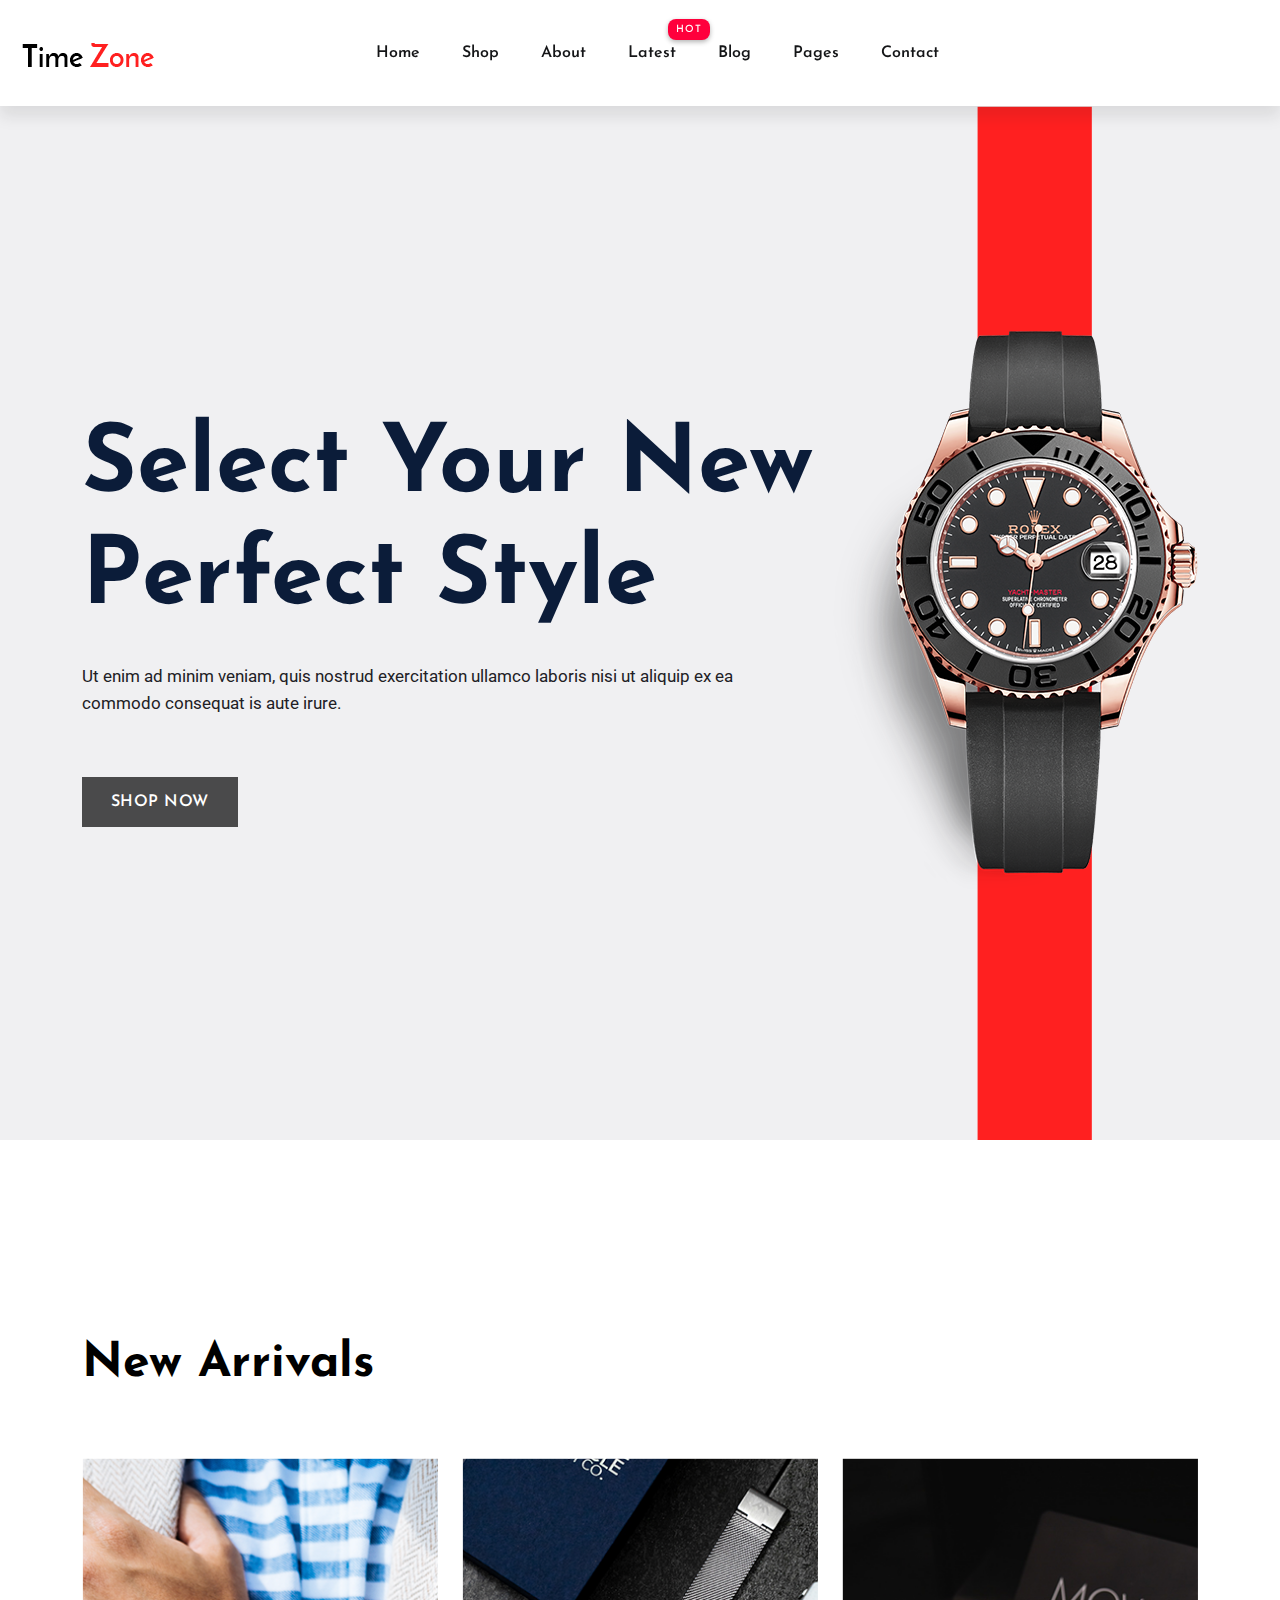
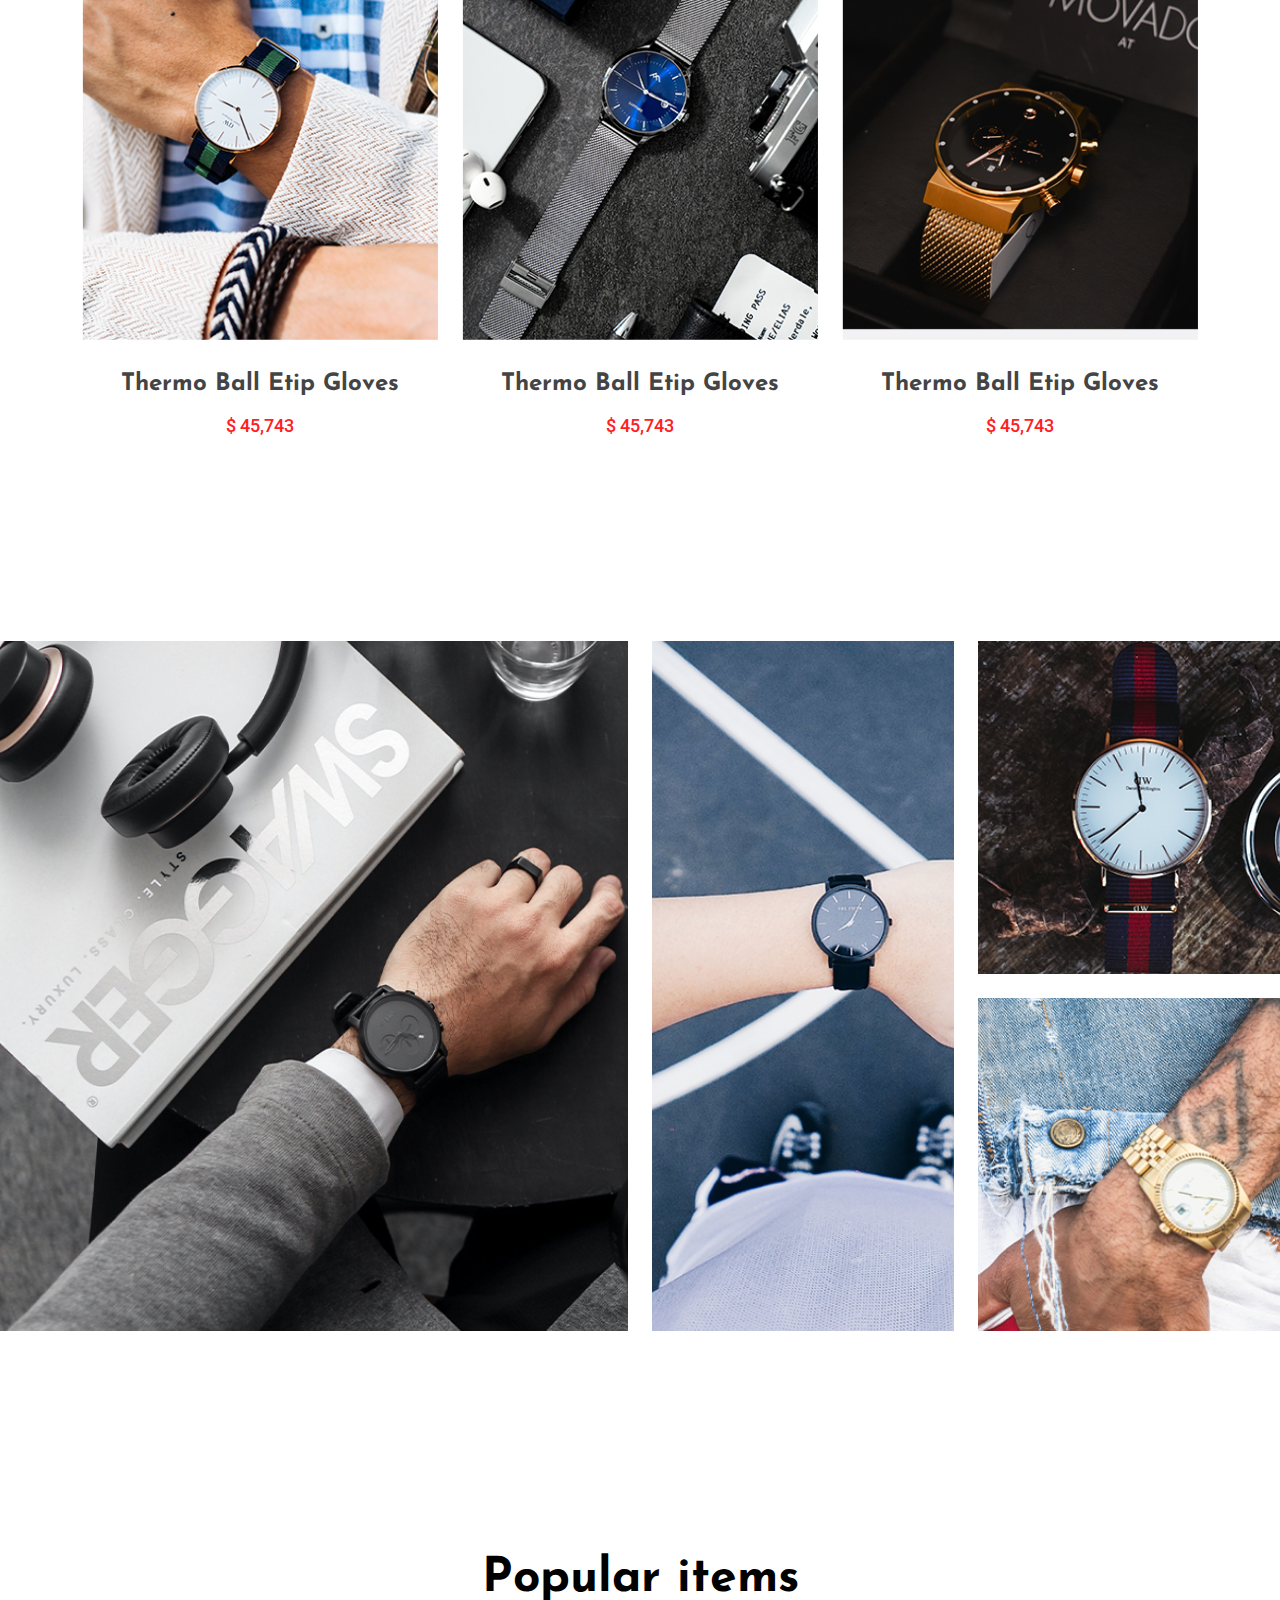
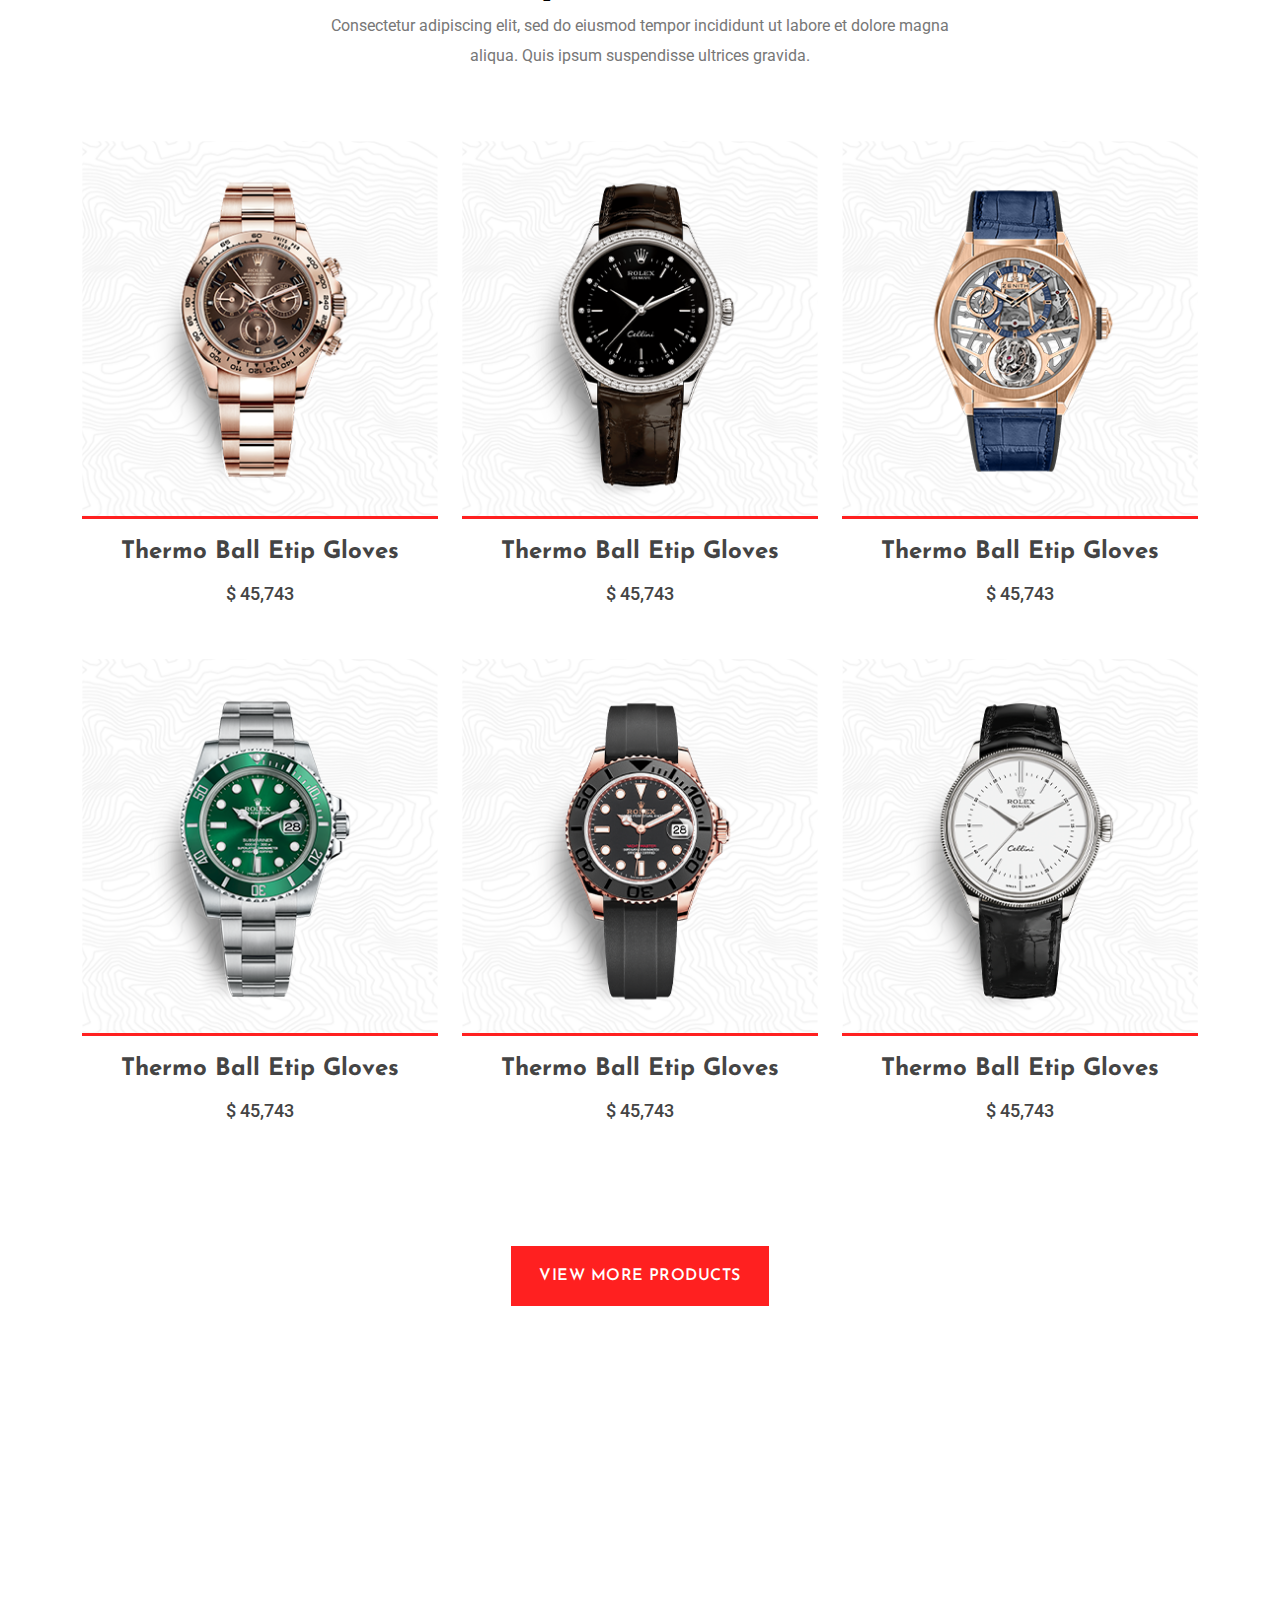
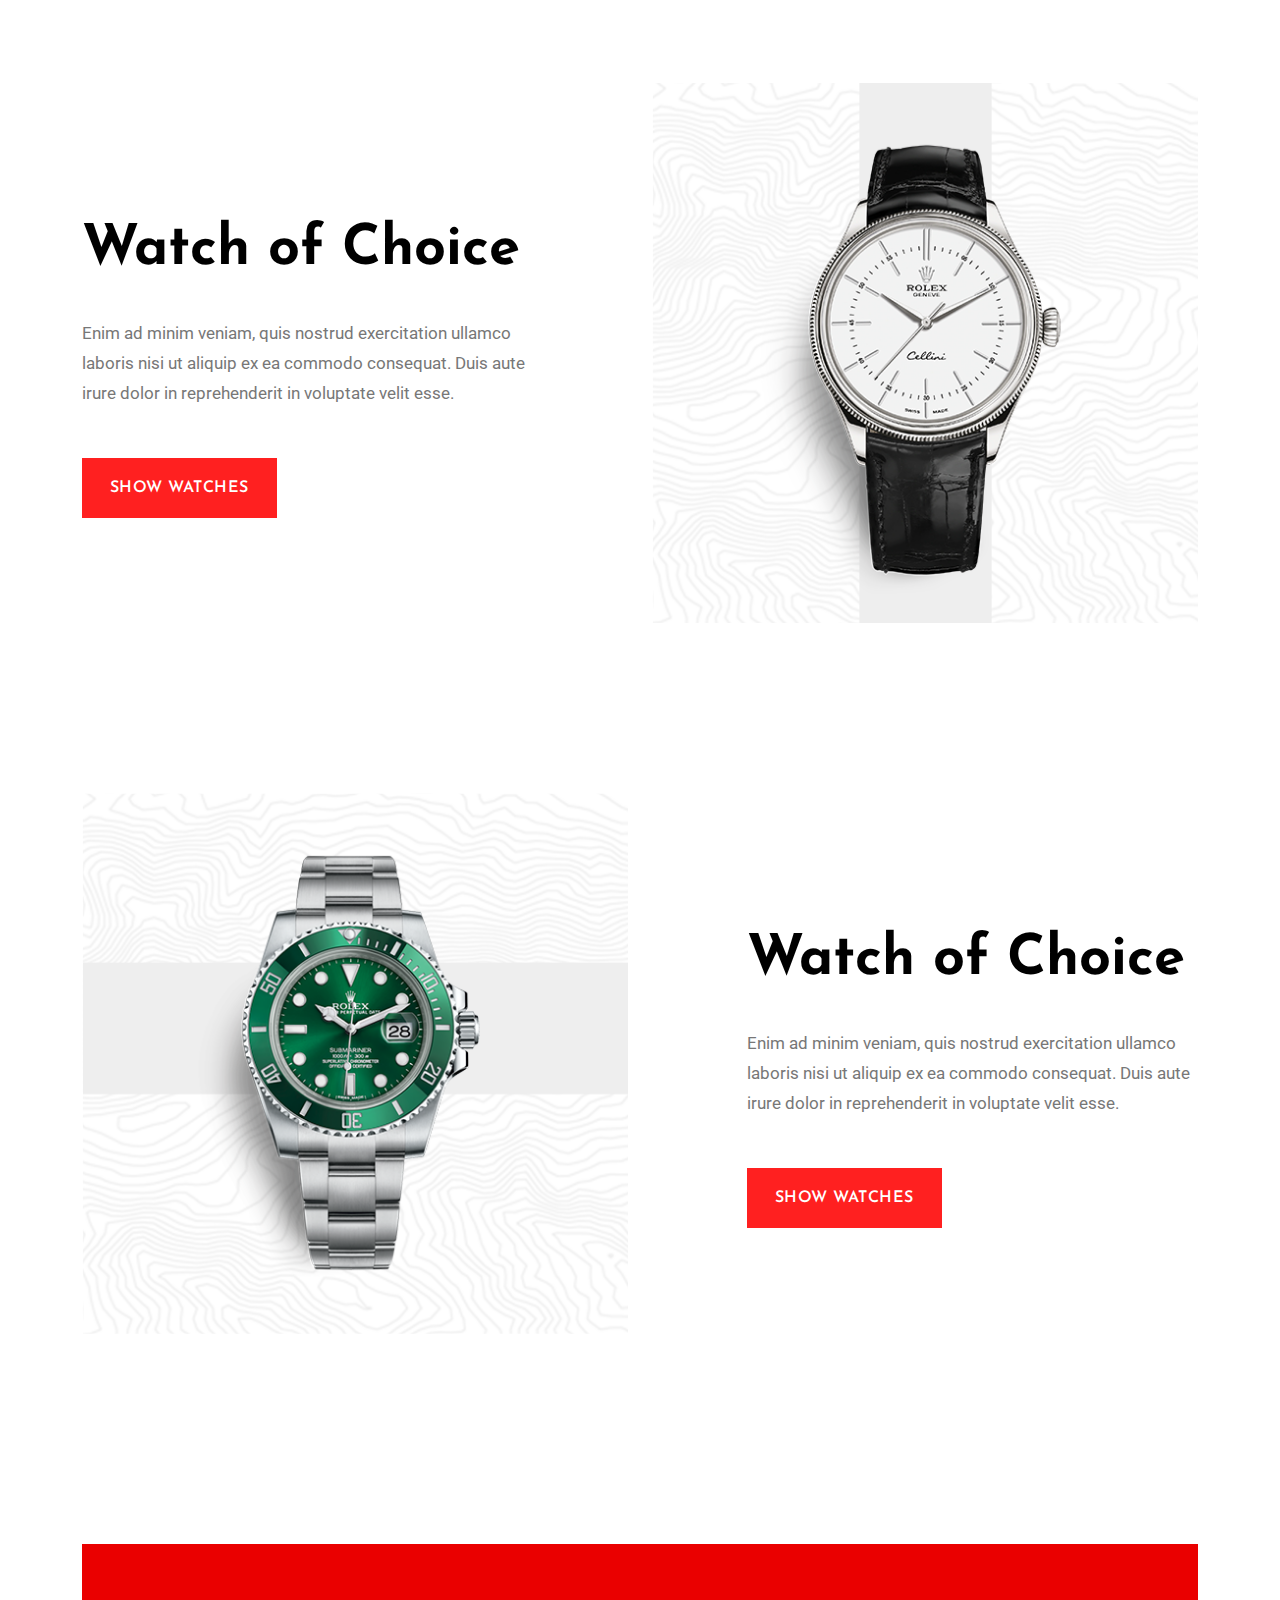
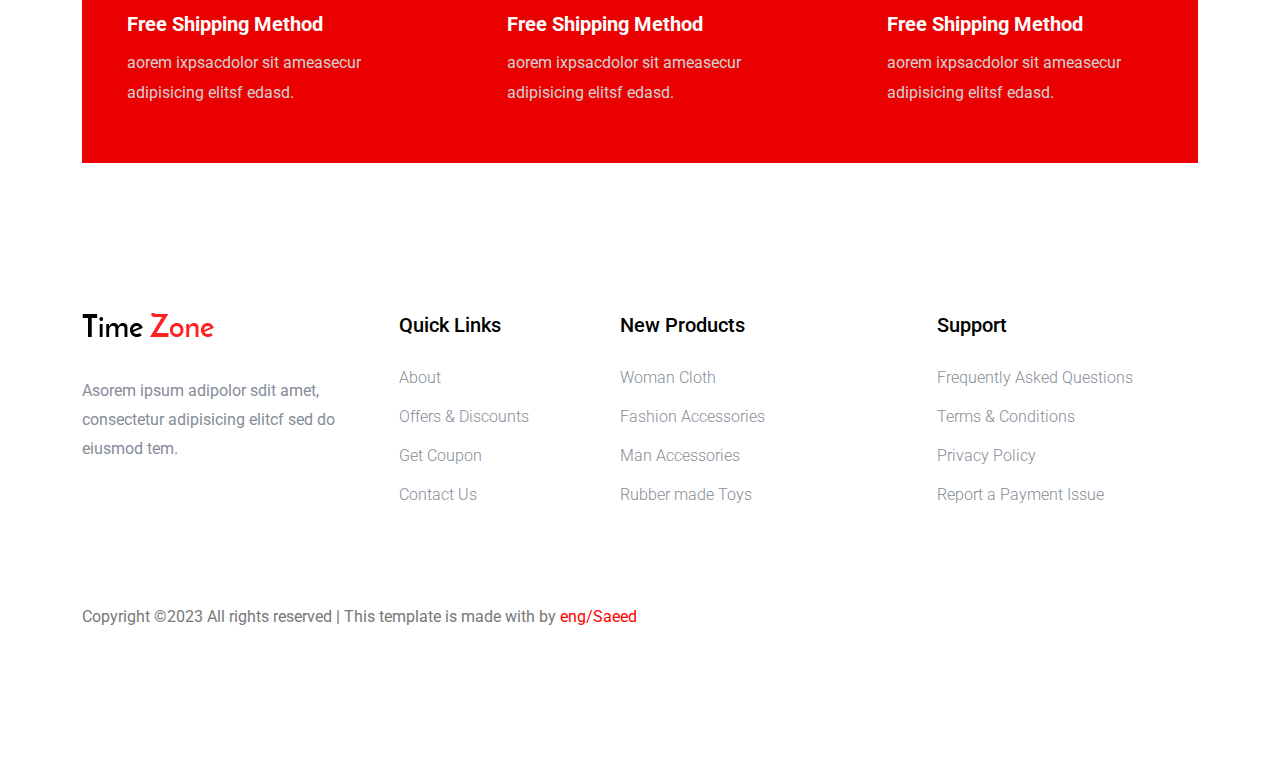
<file: index.html>
<!DOCTYPE html>
<html lang="en">

<head>
    <meta charset="UTF-8">
    <meta name="viewport" content="width=device-width, initial-scale=1.0">
    <meta name="description" content="">
    <meta name="keywords" content="">
    <title>Home</title>
        <!-- favicon -->
        <link rel="shortcut icon" href="img/favicon.ico" type="image/x-icon">
    <!-- font awesome -->
    <link rel="stylesheet" href="https://cdnjs.cloudflare.com/ajax/libs/font-awesome/6.4.0/css/all.min.css"
        integrity="sha512-iecdLmaskl7CVkqkXNQ/ZH/XLlvWZOJyj7Yy7tcenmpD1ypASozpmT/E0iPtmFIB46ZmdtAc9eNBvH0H/ZpiBw=="
        crossorigin="anonymous" referrerpolicy="no-referrer" />
    <!-- google font -->
    <link
        href="https://fonts.googleapis.com/css?family=Roboto:100,100italic,300,300italic,regular,italic,500,500italic,700,700italic,900,900italic"
        rel="stylesheet" />
    <link
        href="https://fonts.googleapis.com/css?family=Josefin+Sans:100,200,300,regular,500,600,700,100italic,200italic,300italic,italic,500italic,600italic,700italic"
        rel="stylesheet" />
    <!-- bootstrap -->
    <link rel="stylesheet" href="css/vendor/bootstrap.min.css">
    <!-- css -->
    <link rel="stylesheet" href="css/style.css">
</head>

<body>
    <header class="header ">

        <nav class="navbar navbar-expand-lg p-0">
            <div class="container-fluid">
                <a class="navbar-brand" href="#">
                    <img src="img/logo.png" alt="">
                </a>

                <button class="navbar-toggler" type="button" data-bs-toggle="collapse"
                    data-bs-target="#navbarSupportedContent" aria-controls="navbarSupportedContent"
                    aria-expanded="false" aria-label="Toggle navigation">
                    <span class="navbar-toggler-icon"></span>
                </button>
                <div class="collapse navbar-collapse" id="navbarSupportedContent">
                    <ul class="navbar-nav m-auto mb-2 mb-lg-0">
                        <li class="nav-item">
                            <a class="nav-link active" aria-current="page" href="index.html">Home</a>
                        </li>
                        <li class="nav-item">
                            <a class="nav-link" href="shop.html">Shop</a>
                        </li>
                        <li class="nav-item">
                            <a class="nav-link" href="about.html">About</a>
                        </li>
                        <li class="nav-item dropdown">
                            <a class="nav-link  hot" href="#" role="button" data-bs-toggle="dropdown"
                                aria-expanded="false">
                                Latest
                            </a>
                            <ul class="dropdown-menu">
                                <li><a class="dropdown-item" href="shop.html">Product List</a></li>
                                <li><a class="dropdown-item" href="product_details.html">Product Details</a></li>
                            </ul>
                        </li>
                        <li class="nav-item dropdown">
                            <a class="nav-link " href="#" role="button" data-bs-toggle="dropdown" aria-expanded="false">
                                Blog
                            </a>
                            <ul class="dropdown-menu">
                                <li><a class="dropdown-item" href="blog.html">Blog</a></li>
                                <li><a class="dropdown-item" href="blog_details.html">Blog Details</a></li>
                            </ul>
                        </li>
                        <li class="nav-item dropdown">
                            <a class="nav-link " href="#" role="button" data-bs-toggle="dropdown" aria-expanded="false">
                                Pages
                            </a>
                            <ul class="dropdown-menu">
                                <li><a class="dropdown-item" href="login.html">Login</a></li>
                                <li><a class="dropdown-item" href="#">Cart</a></li>
                                <li><a class="dropdown-item" href="#">Element</a></li>
                                <li><a class="dropdown-item" href="#">Confirmation</a></li>
                                <li><a class="dropdown-item" href="product_checkout.html">Product Checkout</a></li>
                            </ul>
                        </li>
                        <li class="nav-item">
                            <a class="nav-link" href="contact.html">Contact</a>
                        </li>
                    </ul>
                    <div class="social">
                        <i class="fa fa-search"></i>
                        <i class="fa-regular fa-user" aria-hidden="true"></i>
                        <i class="fa fa-cart-shopping"></i>
                    </div>
                </div>
            </div>
        </nav>

    </header>
    <!-- start landing section -->
    <section class="landing d-flex align-items-center">
        <div class="container">
            <div class="row align-items-center justify-content-between">
                <div class="col-xl-8 col-lg-8 col-md-8 col-sm-8">
                    <div class="caption">
                        <h1>Select Your New Perfect Style</h1>
                        <p>Ut enim ad minim veniam, quis nostrud exercitation ullamco laboris nisi ut aliquip ex ea
                            commodo consequat is aute irure.</p>
                        <a class="main-btn  landing-btn" href="#" role="button"> shop now</a>
                    </div>
                </div>
                <div class="col-xl-3 col-lg-3 col-md-4 col-sm-4 d-none d-sm-block">
                    <div class="image">
                        <img src="img/watch.png" alt="">
                    </div>
                </div>
            </div>
        </div>
    </section>
    <!-- start nwe product -->
    <section class="new-product">
        <div class="container">
            <h2>New Arrivals</h2>
            <div class="row">
                <div class="col-xl-4 col-lg-4 col-md-6 col-sm-6">
                    <div class="new-pro text-center">
                        <div class="pro-img">
                            <img src="img/new_product1.png" alt="">
                        </div>
                        <div class="pro-caption">
                            <h3>Thermo Ball Etip Gloves</h3>
                            <p>$ 45,743</p>
                        </div>
                    </div>
                </div>
                <div class="col-xl-4 col-lg-4 col-md-6 col-sm-6">
                    <div class="new-pro text-center">
                        <div class="pro-img">
                            <img src="img/new_product2.png" alt="">
                        </div>
                        <div class="pro-caption">
                            <h3>Thermo Ball Etip Gloves</h3>
                            <p>$ 45,743</p>
                        </div>
                    </div>
                </div>
                <div class="col-xl-4 col-lg-4 col-md-6 col-sm-6">
                    <div class="new-pro text-center">
                        <div class="pro-img">
                            <img src="img/new_product3.png" alt="">
                        </div>
                        <div class="pro-caption">
                            <h3>Thermo Ball Etip Gloves</h3>
                            <p>$ 45,743</p>
                        </div>
                    </div>
                </div>
            </div>
        </div>

    </section>
    <!-- start gallery section -->
    <section class="gallery-area">
        <div class="container-fluid p-0 fix">
            <div class="row">
                <div class=" col-xl-6 col-lg-4 col-md-6 col-sm-6">
                    <div class="image">
                        <div class="img" style="background-image: url(img/gallery1.png);"></div>
                    </div>
                </div>
                <div class=" col-xl-3 col-lg-4 col-md-6 col-sm-6">
                    <div class="image">
                        <div class="img" style="background-image: url(img/gallery2.png);"></div>
                    </div>
                </div>
                <div class="col-xl-3 col-lg-4 col-md-12">
                    <div class="row">
                        <div class="col-xl-12 col-lg-12 col-md-6 col-sm-6">
                            <div class="image">
                                <div class="img small-img" style="background-image: url(img/gallery3.png);"></div>
                            </div>
                        </div>
                        <div class="col-xl-12 col-lg-12 col-md-6 col-sm-6">
                            <div class="image">
                                <div class="img small-img" style="background-image: url(img/gallery4.png);"></div>
                            </div>
                        </div>
                    </div>
                </div>
            </div>
        </div>
    </section>
    <!-- start popular section -->
    <section class="popular section-padding text-center">
        <div class="container">
            <div class="row justify-content-center">
                <div class="col-xl-7 col-lg-8 col-md-10">
                    <div class="title-popular text-center">
                        <h2>Popular items</h2>
                        <p>Consectetur adipiscing elit, sed do eiusmod tempor incididunt ut labore et dolore magna
                            aliqua. Quis ipsum suspendisse ultrices gravida.</p>
                    </div>
                </div>
            </div>
            <div class="row">
                <div class="col-xl-4 col-lg-4 col-md-6 col-sm-6">
                    <div class="popular-item">
                        <div class="popular-img">
                            <img src="img/popular1.png" alt="">
                            <div class="img-cap">Add to cart</div>
                            <i class="fa-regular fa-heart"></i>
                        </div>
                        <div class="popular-caption">
                            <h3>Thermo Ball Etip Gloves</h3>
                            <p>$ 45,743</p>
                        </div>
                    </div>
                </div>
                <div class="col-xl-4 col-lg-4 col-md-6 col-sm-6">
                    <div class="popular-item">
                        <div class="popular-img">
                            <img src="img/popular2.png" alt="">
                            <div class="img-cap">Add to cart</div>
                            <i class="fa-regular fa-heart"></i>
                        </div>
                        <div class="popular-caption">
                            <h3>Thermo Ball Etip Gloves</h3>
                            <p>$ 45,743</p>
                        </div>
                    </div>
                </div>
                <div class="col-xl-4 col-lg-4 col-md-6 col-sm-6">
                    <div class="popular-item">
                        <div class="popular-img">
                            <img src="img/popular3.png" alt="">
                            <div class="img-cap">Add to cart</div>
                            <i class="fa-regular fa-heart"></i>
                        </div>
                        <div class="popular-caption">
                            <h3>Thermo Ball Etip Gloves</h3>
                            <p>$ 45,743</p>
                        </div>
                    </div>
                </div>
                <div class="col-xl-4 col-lg-4 col-md-6 col-sm-6">
                    <div class="popular-item">
                        <div class="popular-img">
                            <img src="img/popular4.png" alt="">
                            <div class="img-cap">Add to cart</div>
                            <i class="fa-regular fa-heart"></i>
                        </div>
                        <div class="popular-caption">
                            <h3>Thermo Ball Etip Gloves</h3>
                            <p>$ 45,743</p>
                        </div>
                    </div>
                </div>
                <div class="col-xl-4 col-lg-4 col-md-6 col-sm-6">
                    <div class="popular-item">
                        <div class="popular-img">
                            <img src="img/popular5.png" alt="">
                            <div class="img-cap">Add to cart</div>
                            <i class="fa-regular fa-heart"></i>
                        </div>
                        <div class="popular-caption">
                            <h3>Thermo Ball Etip Gloves</h3>
                            <p>$ 45,743</p>
                        </div>
                    </div>
                </div>
                <div class="col-xl-4 col-lg-4 col-md-6 col-sm-6">
                    <div class="popular-item">
                        <div class="popular-img">
                            <img src="img/popular6.png" alt="">
                            <div class="img-cap">Add to cart</div>
                            <i class="fa-regular fa-heart"></i>
                        </div>
                        <div class="popular-caption">
                            <h3>Thermo Ball Etip Gloves</h3>
                            <p>$ 45,743</p>
                        </div>
                    </div>
                </div>
            </div>
            <a class="main-btn">view more products</a>

        </div>
    </section>
    <!-- start choice section -->
    <section class="choice section-padding">
        <div class="container">
            <div class="row align-items-center justify-content-between">
                <div class="col-lg-5 col-md-6">
                    <div class="choice-detail">
                        <h2>Watch of Choice</h2>
                        <p>Enim ad minim veniam, quis nostrud exercitation ullamco laboris nisi ut aliquip ex ea commodo
                            consequat. Duis aute irure dolor in reprehenderit in voluptate velit esse.</p>
                        <a href="" class="main-btn">show watches</a>
                    </div>
                </div>
                <div class="col-lg-6 col-md-6 col-sm-10">
                    <div class="choice-img">
                        <img src="img/choce_watch1.png" alt="">
                    </div>
                </div>
            </div>
            <div class="row align-items-center justify-content-between">
                <div class="col-lg-6 col-md-6 col-sm-10">
                    <div class="choice-img">
                        <img src="img/choce_watch2.png" alt="">
                    </div>
                </div>
                <div class="col-lg-5 col-md-6">
                    <div class="choice-detail">
                        <h2>Watch of Choice</h2>
                        <p>Enim ad minim veniam, quis nostrud exercitation ullamco laboris nisi ut aliquip ex ea commodo
                            consequat. Duis aute irure dolor in reprehenderit in voluptate velit esse.</p>
                        <a href="" class="main-btn">show watches</a>
                    </div>
                </div>
            </div>
        </div>
    </section>
    <!-- start shop method section -->
    <section class="method">
        <div class="container">
            <div class="method-bg">
                <div class="row justify-content-between">
                    <div class="col-xl-4 col-lg-4 col-md-6">
                        <div class="single-method">
                            <i class="fa-solid fa-box"></i>
                            <h3>Free Shipping Method</h3>
                            <p>aorem ixpsacdolor sit ameasecur adipisicing elitsf edasd.</p>
                        </div>
                    </div>
                    <div class="col-xl-4 col-lg-4 col-md-6">
                        <div class="single-method">
                            <i class="fa-solid fa-unlock-keyhole"></i>
                            <h3>Free Shipping Method</h3>
                            <p>aorem ixpsacdolor sit ameasecur adipisicing elitsf edasd.</p>
                        </div>
                    </div>
                    <div class="col-xl-4 col-lg-4 col-md-6">
                        <div class="single-method">
                            <i class="fa-solid fa-rotate-right"></i>
                            <h3>Free Shipping Method</h3>
                            <p>aorem ixpsacdolor sit ameasecur adipisicing elitsf edasd.</p>
                        </div>
                    </div>
                </div>
            </div>
        </div>
    </section>
    <!-- start footer -->
    <footer>
        <div class="container">
            <div class="row justify-content-between">
                <div class="col-xl-3 col-lg-3 col-md-5 col-sm-6">
                    <div class="footer-caption">
                        <div class="footer-logo">
                            <img src="img/logo2_footer.png" alt="">
                        </div>
                        <p>Asorem ipsum adipolor sdit amet, consectetur adipisicing elitcf sed do eiusmod tem.</p>
                    </div>
                </div>
                <div class="col-xl-2 col-lg-3 col-md-3 col-sm-5">
                    <div class="links">
                        <h3>Quick Links</h3>
                        <ul>
                            <li class="li">About</li>
                            <li class="li">Offers & Discounts</li>
                            <li class="li">Get Coupon</li>
                            <li class="li">Contact Us</li>
                        </ul>
                    </div>
                </div>
                <div class="col-xl-3 col-lg-3 col-md-4 col-sm-7">
                    <div class="links">
                        <h3>New Products</h3>
                        <ul>
                            <li class="li">Woman Cloth</li>
                            <li class="li">Fashion Accessories</li>
                            <li class="li">Man Accessories</li>
                            <li class="li">Rubber made Toys</li>
                        </ul>
                    </div>
                </div>
                <div class="col-xl-3 col-lg-3 col-md-5 col-sm-7">
                    <div class="links">
                        <h3>Support</h3>
                        <ul>
                            <li class="li">Frequently Asked Questions</li>
                            <li class="li">Terms & Conditions</li>
                            <li class="li">Privacy Policy</li>
                            <li class="li">Report a Payment Issue</li>
                        </ul>
                    </div>
                </div>
            </div>
            <div class="copyright">
                <div class="row justify-content-between">
                    <div class="col-xl-7 col-lg-8 col-md-7">
                        <p>Copyright ©2023 All rights reserved | This template is made with <i class="fa fa-heart"></i>
                            by <span>eng/Saeed</span></p>
                    </div>
                    <div class="col-xl-5 col-lg-4 col-md-5 text-end">
                        <div class="social-icon">
                            <i class="fa-brands fa-twitter"></i>
                            <i class="fa-brands fa-facebook-f"></i>
                            <i class="fa-brands fa-behance"></i>
                            <i class="fa-solid fa-globe"></i>
                        </div>
                    </div>
                </div>
            </div>
        </div>
    </footer>


    <button class="btn-to-up"><i class="fa-solid fa-turn-up"></i></button>

    <!-- js bootstrap -->
    <script src="js/vendor/bootstrap.bundle.min.js"></script>
    <!-- js file -->
    <script src="js/app.js"></script>
</body>

</html>
</file>
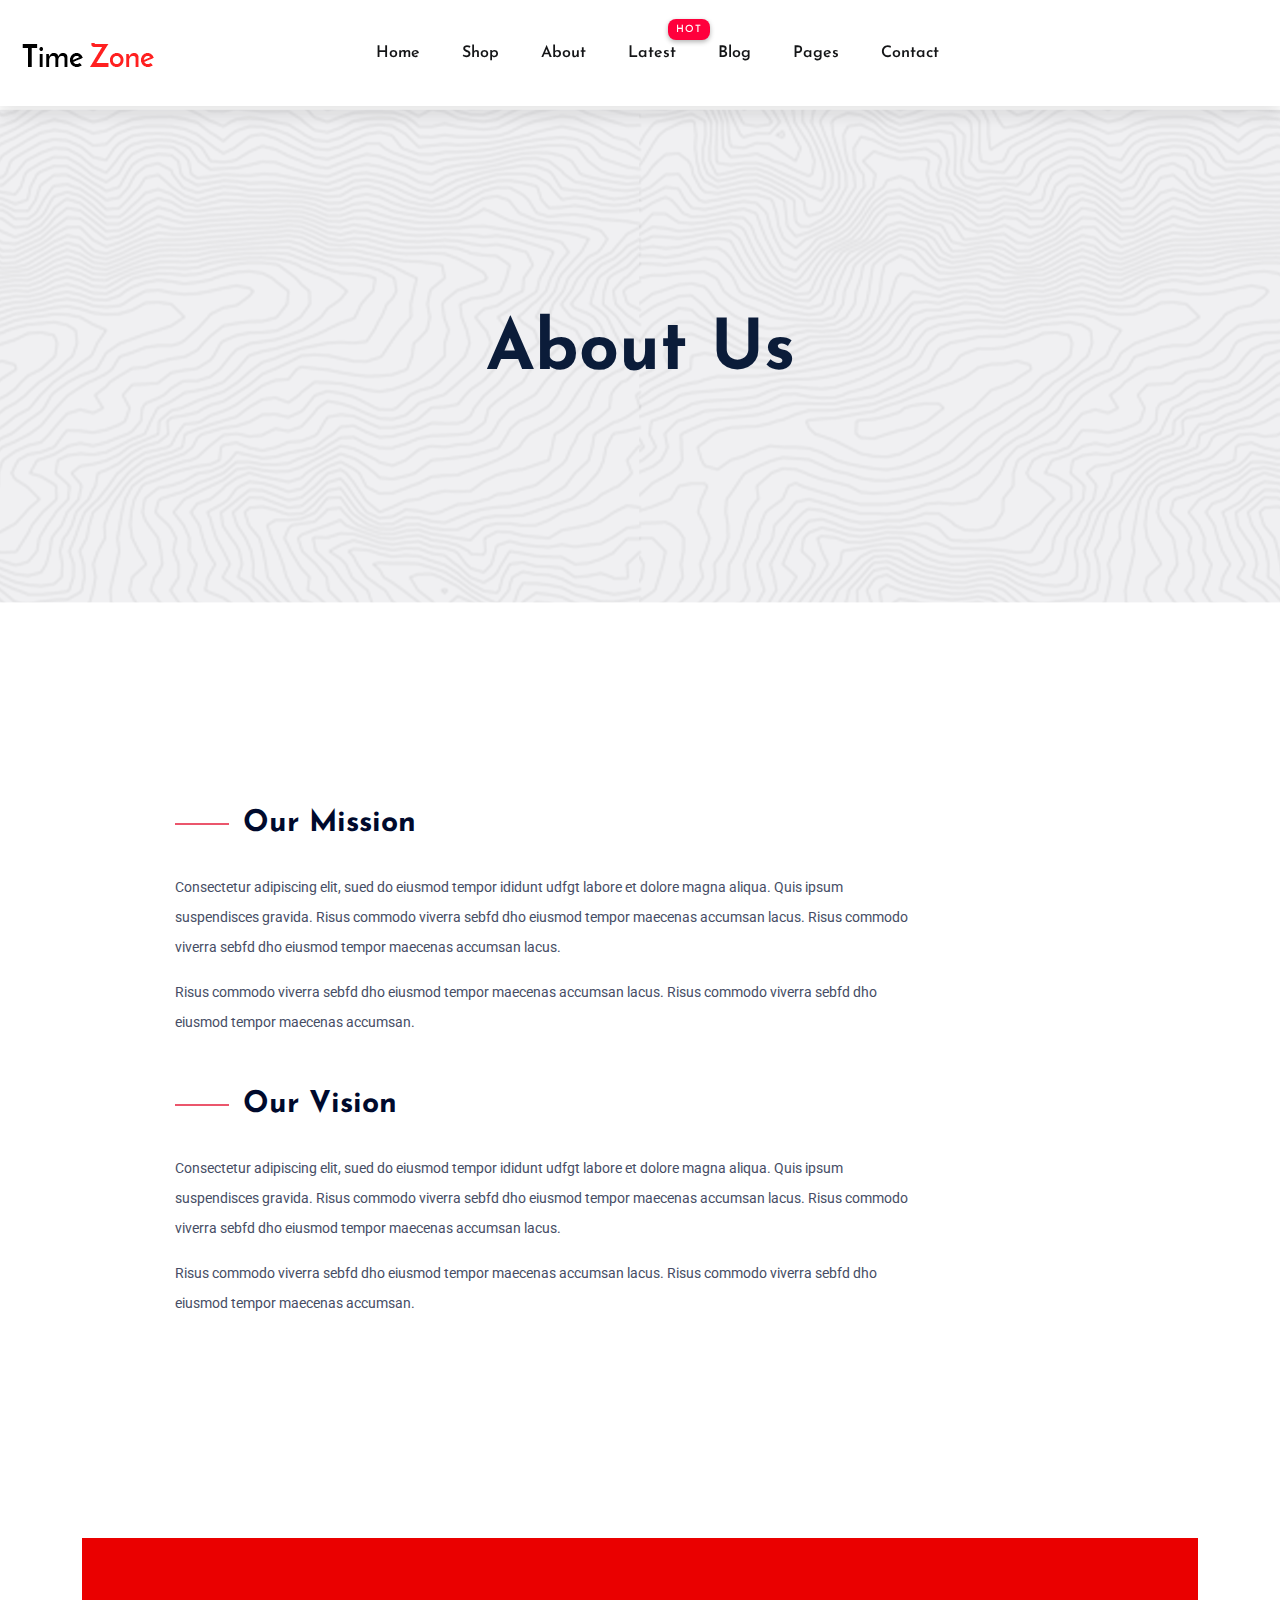
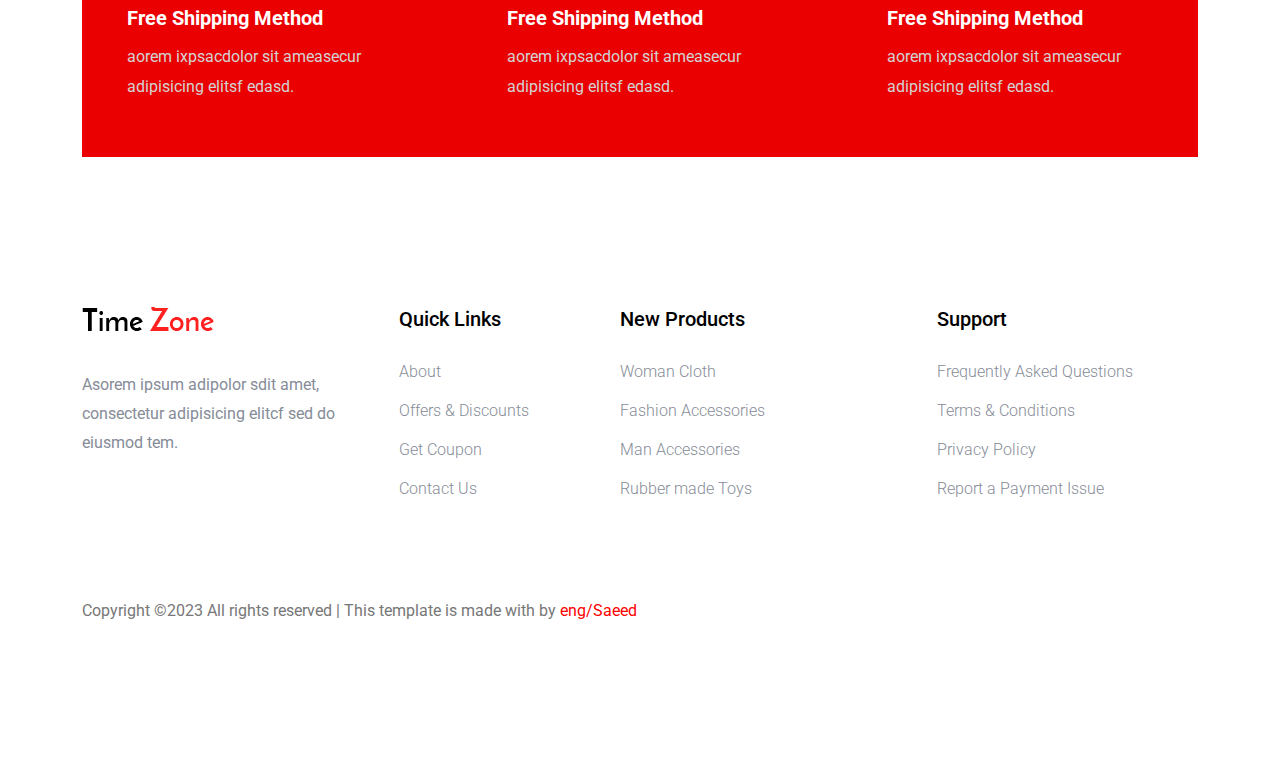
<file: about.html>
<!DOCTYPE html>
<html lang="en">

<head>
    <meta charset="UTF-8">
    <meta name="viewport" content="width=device-width, initial-scale=1.0">
    <meta name="description" content="">
    <meta name="keywords" content="">
    <title>About</title>
    <!-- favicon -->
    <link rel="shortcut icon" href="img/favicon.ico" type="image/x-icon">
    <!-- font awesome -->
    <link rel="stylesheet" href="https://cdnjs.cloudflare.com/ajax/libs/font-awesome/6.4.0/css/all.min.css"
        integrity="sha512-iecdLmaskl7CVkqkXNQ/ZH/XLlvWZOJyj7Yy7tcenmpD1ypASozpmT/E0iPtmFIB46ZmdtAc9eNBvH0H/ZpiBw=="
        crossorigin="anonymous" referrerpolicy="no-referrer" />
    <!-- google font -->
    <link
        href="https://fonts.googleapis.com/css?family=Roboto:100,100italic,300,300italic,regular,italic,500,500italic,700,700italic,900,900italic"
        rel="stylesheet" />
    <link
        href="https://fonts.googleapis.com/css?family=Josefin+Sans:100,200,300,regular,500,600,700,100italic,200italic,300italic,italic,500italic,600italic,700italic"
        rel="stylesheet" />
    <!-- bootstrap -->
    <link rel="stylesheet" href="css/vendor/bootstrap.min.css">
    <!-- css -->
    <link rel="stylesheet" href="css/style.css">
</head>

<body>
    <header class="header ">

        <nav class="navbar navbar-expand-lg p-0">
            <div class="container-fluid">
                <a class="navbar-brand" href="#">
                    <img src="img/logo.png" alt="">
                </a>

                <button class="navbar-toggler" type="button" data-bs-toggle="collapse"
                    data-bs-target="#navbarSupportedContent" aria-controls="navbarSupportedContent"
                    aria-expanded="false" aria-label="Toggle navigation">
                    <span class="navbar-toggler-icon"></span>
                </button>
                <div class="collapse navbar-collapse" id="navbarSupportedContent">
                    <ul class="navbar-nav m-auto mb-2 mb-lg-0">
                        <li class="nav-item">
                            <a class="nav-link active" aria-current="page" href="index.html">Home</a>
                        </li>
                        <li class="nav-item">
                            <a class="nav-link" href="shop.html">Shop</a>
                        </li>
                        <li class="nav-item">
                            <a class="nav-link" href="about.html">About</a>
                        </li>
                        <li class="nav-item dropdown">
                            <a class="nav-link  hot" href="#" role="button" data-bs-toggle="dropdown"
                                aria-expanded="false">
                                Latest
                            </a>
                            <ul class="dropdown-menu">
                                <li><a class="dropdown-item" href="shop.html">Product List</a></li>
                                <li><a class="dropdown-item" href="product_details.html">Product Details</a></li>
                            </ul>
                        </li>
                        <li class="nav-item dropdown">
                            <a class="nav-link " href="#" role="button" data-bs-toggle="dropdown" aria-expanded="false">
                                Blog
                            </a>
                            <ul class="dropdown-menu">
                                <li><a class="dropdown-item" href="blog.html">Blog</a></li>
                                <li><a class="dropdown-item" href="blog_details.html">Blog Details</a></li>
                            </ul>
                        </li>
                        <li class="nav-item dropdown">
                            <a class="nav-link " href="#" role="button" data-bs-toggle="dropdown" aria-expanded="false">
                                Pages
                            </a>
                            <ul class="dropdown-menu">
                                <li><a class="dropdown-item" href="login.html">Login</a></li>
                                <li><a class="dropdown-item" href="#">Cart</a></li>
                                <li><a class="dropdown-item" href="#">Element</a></li>
                                <li><a class="dropdown-item" href="#">Confirmation</a></li>
                                <li><a class="dropdown-item" href="product_checkout.html">Product Checkout</a></li>
                            </ul>
                        </li>
                        <li class="nav-item">
                            <a class="nav-link" href="contact.html">Contact</a>
                        </li>
                    </ul>
                    <div class="social">
                        <i class="fa fa-search"></i>
                        <i class="fa-regular fa-user" aria-hidden="true"></i>
                        <i class="fa fa-cart-shopping"></i>
                    </div>
                </div>
            </div>
        </nav>
    </header>
    <!-- start head title -->
    <section class="main-head d-flex align-items-center">
        <div class="container ">
            <div class="row justify-content-center">
                <h1 class="text-center">About Us</h1>
            </div>
        </div>
    </section>
    <!-- start abut details section -->
    <section class="about-details section-padding">
        <div class="container">
            <div class="offset-xl-1 col-lg-8">
                <div class="detail">
                    <h3>Our Mission</h3>
                    <p>Consectetur adipiscing elit, sued do eiusmod tempor ididunt udfgt labore et dolore magna aliqua.
                        Quis ipsum suspendisces gravida. Risus commodo viverra sebfd dho eiusmod tempor maecenas
                        accumsan lacus. Risus commodo viverra sebfd dho eiusmod tempor maecenas accumsan lacus.</p>
                    <p>Risus commodo viverra sebfd dho eiusmod tempor maecenas accumsan lacus. Risus commodo viverra
                        sebfd dho eiusmod tempor maecenas accumsan.</p>
                </div>
                <div class="detail">
                    <h3>Our Vision</h3>
                    <p>Consectetur adipiscing elit, sued do eiusmod tempor ididunt udfgt labore et dolore magna aliqua.
                        Quis ipsum suspendisces gravida. Risus commodo viverra sebfd dho eiusmod tempor maecenas
                        accumsan lacus. Risus commodo viverra sebfd dho eiusmod tempor maecenas accumsan lacus.</p>
                    <p>Risus commodo viverra sebfd dho eiusmod tempor maecenas accumsan lacus. Risus commodo viverra
                        sebfd dho eiusmod tempor maecenas accumsan.</p>
                </div>
            </div>
        </div>
    </section>


    <!-- start shop method section -->
    <section class="method">
        <div class="container">
            <div class="method-bg">
                <div class="row justify-content-between">
                    <div class="col-xl-4 col-lg-4 col-md-6">
                        <div class="single-method">
                            <i class="fa-solid fa-box"></i>
                            <h3>Free Shipping Method</h3>
                            <p>aorem ixpsacdolor sit ameasecur adipisicing elitsf edasd.</p>
                        </div>
                    </div>
                    <div class="col-xl-4 col-lg-4 col-md-6">
                        <div class="single-method">
                            <i class="fa-solid fa-unlock-keyhole"></i>
                            <h3>Free Shipping Method</h3>
                            <p>aorem ixpsacdolor sit ameasecur adipisicing elitsf edasd.</p>
                        </div>
                    </div>
                    <div class="col-xl-4 col-lg-4 col-md-6">
                        <div class="single-method">
                            <i class="fa-solid fa-rotate-right"></i>
                            <h3>Free Shipping Method</h3>
                            <p>aorem ixpsacdolor sit ameasecur adipisicing elitsf edasd.</p>
                        </div>
                    </div>
                </div>
            </div>
        </div>
    </section>
    <!-- start footer -->
    <footer>
        <div class="container">
            <div class="row justify-content-between">
                <div class="col-xl-3 col-lg-3 col-md-5 col-sm-6">
                    <div class="footer-caption">
                        <div class="footer-logo">
                            <img src="img/logo2_footer.png" alt="">
                        </div>
                        <p>Asorem ipsum adipolor sdit amet, consectetur adipisicing elitcf sed do eiusmod tem.</p>
                    </div>
                </div>
                <div class="col-xl-2 col-lg-3 col-md-3 col-sm-5">
                    <div class="links">
                        <h3>Quick Links</h3>
                        <ul>
                            <li class="li">About</li>
                            <li class="li">Offers & Discounts</li>
                            <li class="li">Get Coupon</li>
                            <li class="li">Contact Us</li>
                        </ul>
                    </div>
                </div>
                <div class="col-xl-3 col-lg-3 col-md-4 col-sm-7">
                    <div class="links">
                        <h3>New Products</h3>
                        <ul>
                            <li class="li">Woman Cloth</li>
                            <li class="li">Fashion Accessories</li>
                            <li class="li">Man Accessories</li>
                            <li class="li">Rubber made Toys</li>
                        </ul>
                    </div>
                </div>
                <div class="col-xl-3 col-lg-3 col-md-5 col-sm-7">
                    <div class="links">
                        <h3>Support</h3>
                        <ul>
                            <li class="li">Frequently Asked Questions</li>
                            <li class="li">Terms & Conditions</li>
                            <li class="li">Privacy Policy</li>
                            <li class="li">Report a Payment Issue</li>
                        </ul>
                    </div>
                </div>
            </div>
            <div class="copyright">
                <div class="row justify-content-between">
                    <div class="col-xl-7 col-lg-8 col-md-7">
                        <p>Copyright ©2023 All rights reserved | This template is made with <i class="fa fa-heart"></i>
                            by <span>eng/Saeed</span></p>
                    </div>
                    <div class="col-xl-5 col-lg-4 col-md-5 text-end">
                        <div class="social-icon">
                            <i class="fa-brands fa-twitter"></i>
                            <i class="fa-brands fa-facebook-f"></i>
                            <i class="fa-brands fa-behance"></i>
                            <i class="fa-solid fa-globe"></i>
                        </div>
                    </div>
                </div>
            </div>
        </div>
    </footer>


    <button class="btn-to-up"><i class="fa-solid fa-turn-up"></i></button>

    <!-- js bootstrap -->
    <script src="js/vendor/bootstrap.bundle.min.js"></script>
    <!-- js file -->
    <script src="js/app.js"></script>
</body>

</html>
</file>
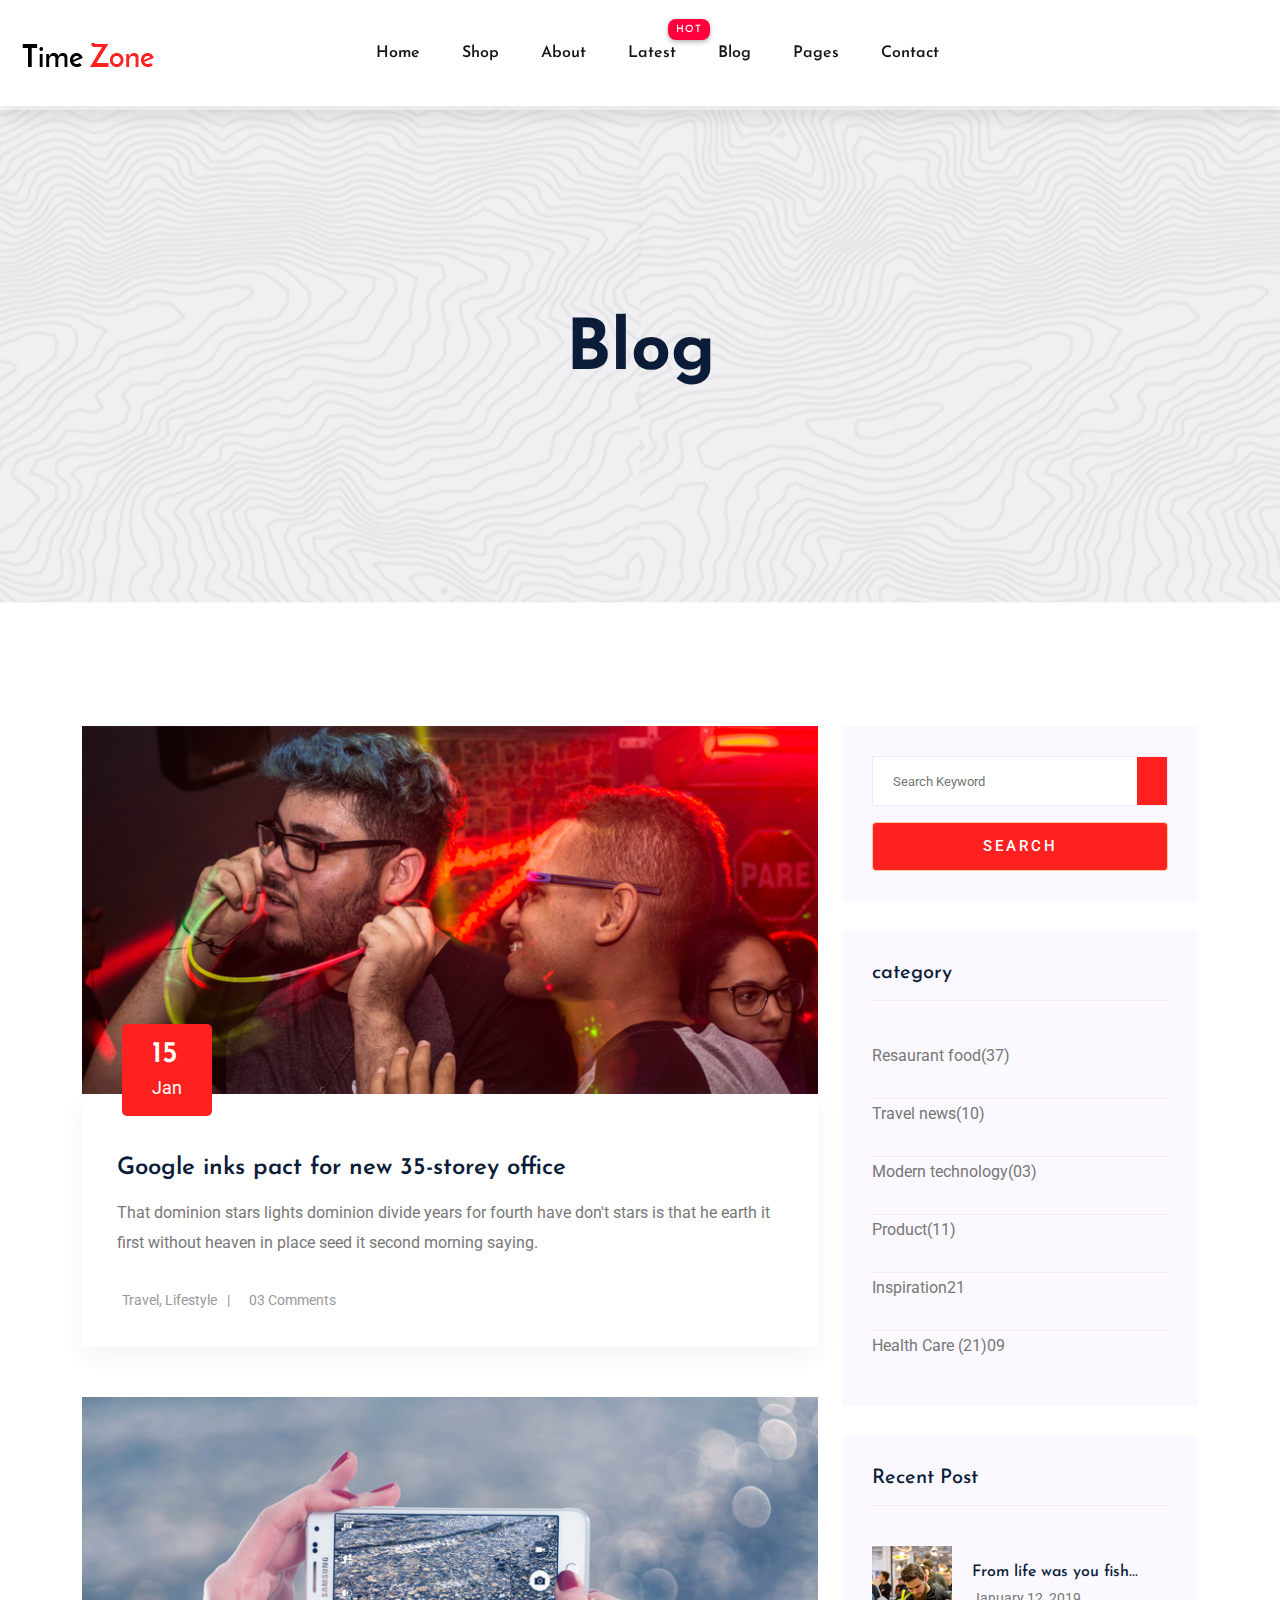
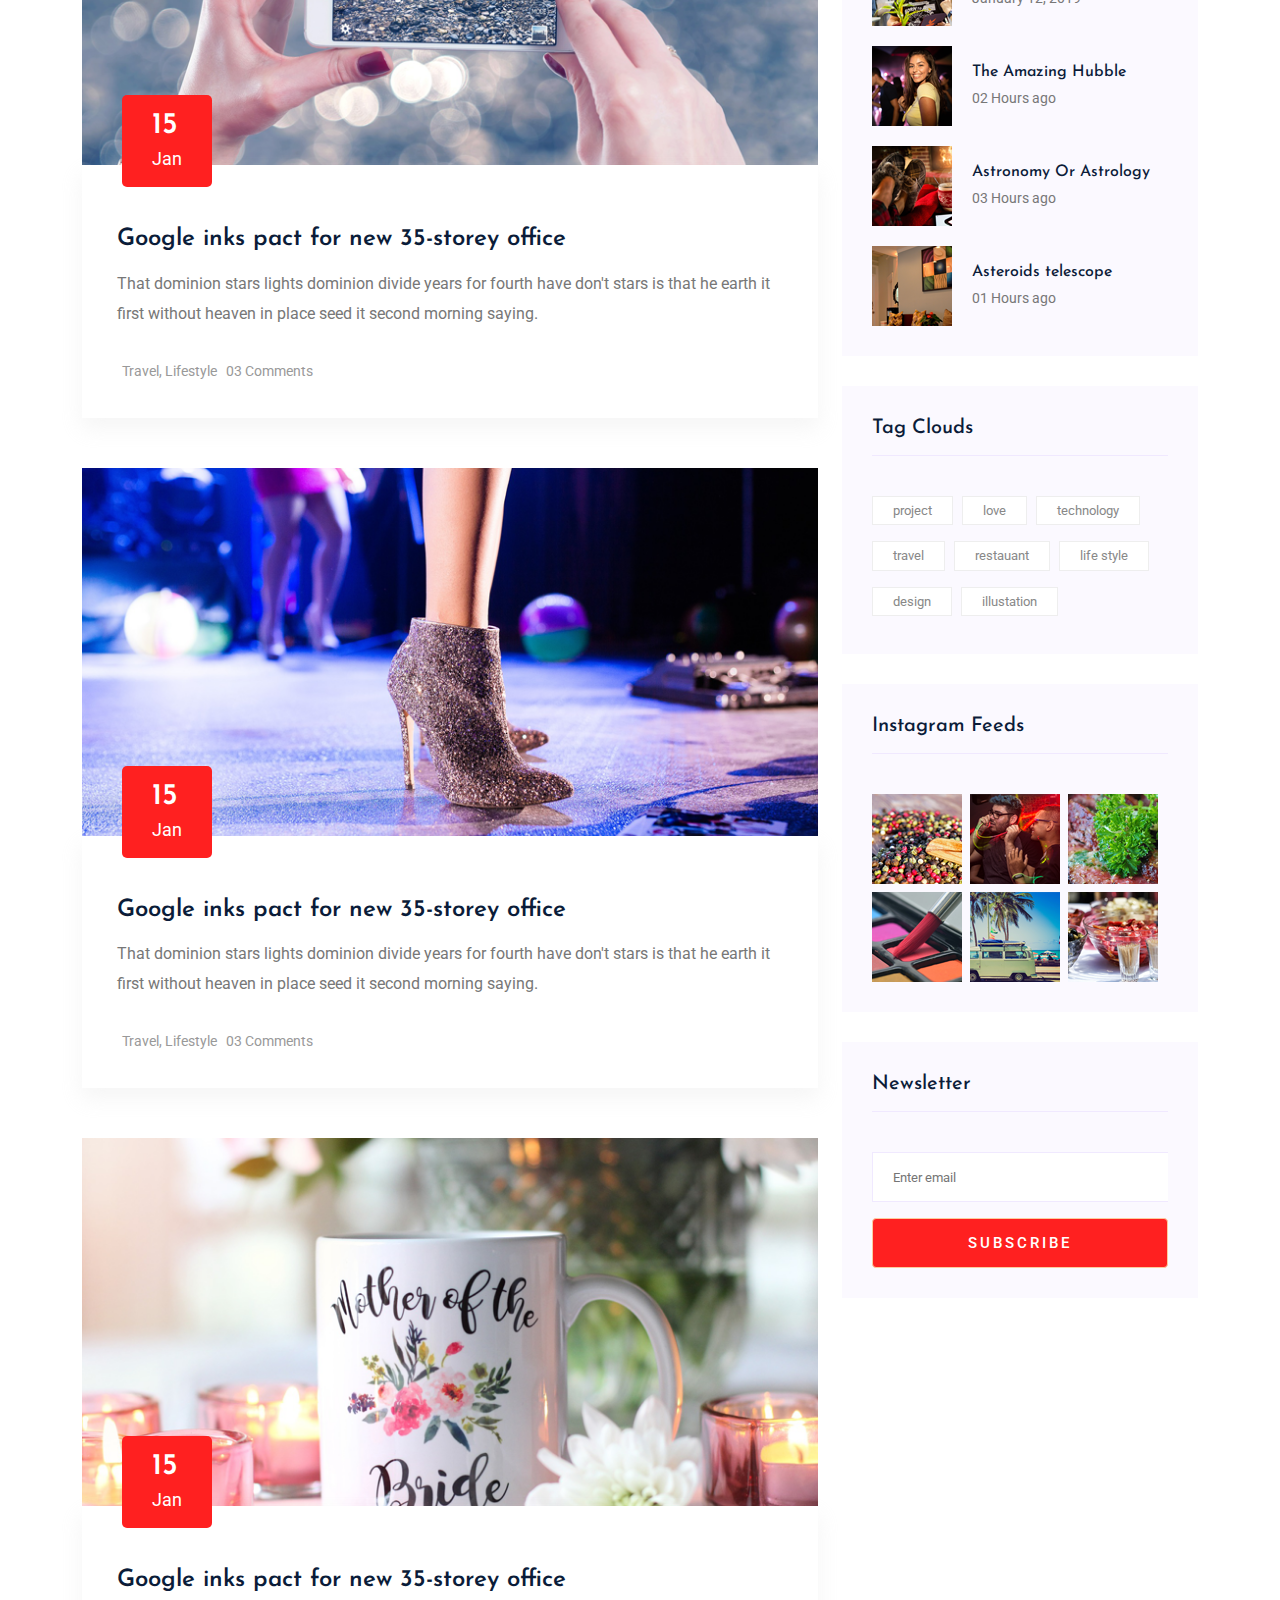
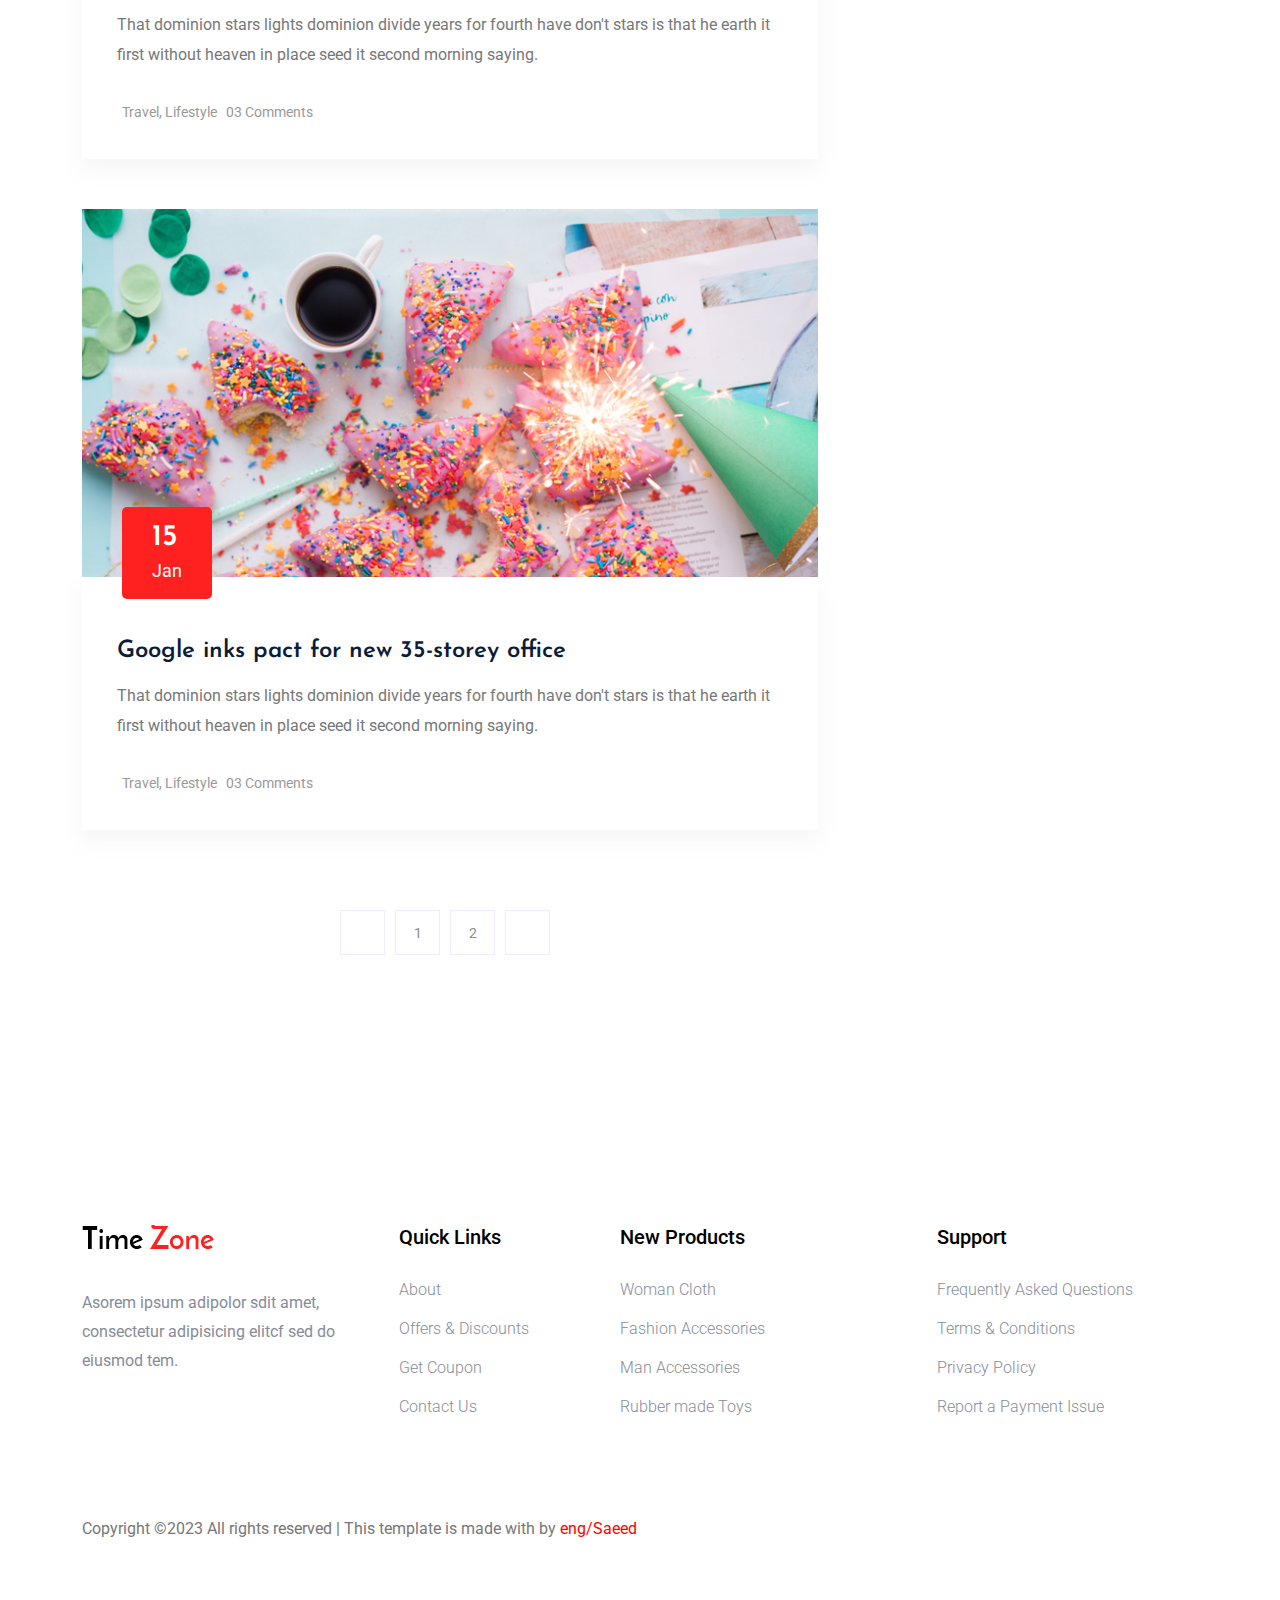
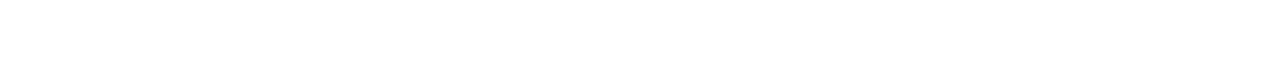
<file: blog.html>
<!DOCTYPE html>
<html lang="en">

<head>
    <meta charset="UTF-8">
    <meta name="viewport" content="width=device-width, initial-scale=1.0">
    <meta name="description" content="">
    <meta name="keywords" content="">
    <title>Blog</title>
        <!-- favicon -->
        <link rel="shortcut icon" href="img/favicon.ico" type="image/x-icon">
    <!-- font awesome -->
    <link rel="stylesheet" href="https://cdnjs.cloudflare.com/ajax/libs/font-awesome/6.4.0/css/all.min.css"
        integrity="sha512-iecdLmaskl7CVkqkXNQ/ZH/XLlvWZOJyj7Yy7tcenmpD1ypASozpmT/E0iPtmFIB46ZmdtAc9eNBvH0H/ZpiBw=="
        crossorigin="anonymous" referrerpolicy="no-referrer" />
    <!-- google font -->
    <link
        href="https://fonts.googleapis.com/css?family=Roboto:100,100italic,300,300italic,regular,italic,500,500italic,700,700italic,900,900italic"
        rel="stylesheet" />
    <link
        href="https://fonts.googleapis.com/css?family=Josefin+Sans:100,200,300,regular,500,600,700,100italic,200italic,300italic,italic,500italic,600italic,700italic"
        rel="stylesheet" />
    <!-- bootstrap -->
    <link rel="stylesheet" href="css/vendor/bootstrap.min.css">
    <!-- css -->
    <link rel="stylesheet" href="css/style.css">
</head>

<body>
    <header class="header ">

        <nav class="navbar navbar-expand-lg p-0">
            <div class="container-fluid">
                <a class="navbar-brand" href="#">
                    <img src="img/logo.png" alt="">
                </a>

                <button class="navbar-toggler" type="button" data-bs-toggle="collapse"
                    data-bs-target="#navbarSupportedContent" aria-controls="navbarSupportedContent"
                    aria-expanded="false" aria-label="Toggle navigation">
                    <span class="navbar-toggler-icon"></span>
                </button>
                <div class="collapse navbar-collapse" id="navbarSupportedContent">
                    <ul class="navbar-nav m-auto mb-2 mb-lg-0">
                        <li class="nav-item">
                            <a class="nav-link active" aria-current="page" href="index.html">Home</a>
                        </li>
                        <li class="nav-item">
                            <a class="nav-link" href="shop.html">Shop</a>
                        </li>
                        <li class="nav-item">
                            <a class="nav-link" href="about.html">About</a>
                        </li>
                        <li class="nav-item dropdown">
                            <a class="nav-link  hot" href="#" role="button" data-bs-toggle="dropdown"
                                aria-expanded="false">
                                Latest
                            </a>
                            <ul class="dropdown-menu">
                                <li><a class="dropdown-item" href="shop.html">Product List</a></li>
                                <li><a class="dropdown-item" href="product_details.html">Product Details</a></li>
                            </ul>
                        </li>
                        <li class="nav-item dropdown">
                            <a class="nav-link " href="#" role="button" data-bs-toggle="dropdown" aria-expanded="false">
                                Blog
                            </a>
                            <ul class="dropdown-menu">
                                <li><a class="dropdown-item" href="blog.html">Blog</a></li>
                                <li><a class="dropdown-item" href="blog_details.html">Blog Details</a></li>
                            </ul>
                        </li>
                        <li class="nav-item dropdown">
                            <a class="nav-link " href="#" role="button" data-bs-toggle="dropdown" aria-expanded="false">
                                Pages
                            </a>
                            <ul class="dropdown-menu">
                                <li><a class="dropdown-item" href="login.html">Login</a></li>
                                <li><a class="dropdown-item" href="#">Cart</a></li>
                                <li><a class="dropdown-item" href="#">Element</a></li>
                                <li><a class="dropdown-item" href="#">Confirmation</a></li>
                                <li><a class="dropdown-item" href="product_checkout.html">Product Checkout</a></li>
                            </ul>
                        </li>
                        <li class="nav-item">
                            <a class="nav-link" href="contact.html">Contact</a>
                        </li>
                    </ul>
                    <div class="social">
                        <i class="fa fa-search"></i>
                        <i class="fa-regular fa-user" aria-hidden="true"></i>
                        <i class="fa fa-cart-shopping"></i>
                    </div>
                </div>
            </div>
        </nav>
    </header>
    <!-- start head title -->
    <section class="main-head d-flex align-items-center">
        <div class="container ">
            <div class="row justify-content-center">
                <h1 class="text-center">Blog</h1>
            </div>
        </div>
    </section>
    <!--  -->
    <main>
        <div class="container">
            <div class="row">
                <div class="col-lg-8 mb-5 mb-lg-0">
                    <div class="blog-content">
                        <div class="blog-card">
                            <img src="img/single_blog_1.png" alt="">
                            <div class="blog-details">
                                <a class="date">
                                    <h3>15</h3>
                                    <p>Jan</p>
                                </a>
                                <h2>Google inks pact for new 35-storey office</h2>
                                <p>That dominion stars lights dominion divide years for fourth have don't stars is that
                                    he
                                    earth
                                    it
                                    first without heaven in place seed it second morning saying.</p>
                                <a href="#" class="left"><i class="fa-solid fa-location-dot"></i> Travel, Lifestyle</a>
                                <a href="#"><i class="fa-solid fa-comments"></i>03 Comments</a>
                            </div>
                        </div>
                        <div class="blog-card">
                            <img src="img/single_blog_2.png" alt="">
                            <div class="blog-details">
                                <a class="date">
                                    <h3>15</h3>
                                    <p>Jan</p>
                                </a>
                                <h2>Google inks pact for new 35-storey office</h2>
                                <p>That dominion stars lights dominion divide years for fourth have don't stars is that
                                    he
                                    earth
                                    it
                                    first without heaven in place seed it second morning saying.</p>
                                <a href="#"><i class="fa-solid fa-location-dot"></i> Travel, Lifestyle</a>
                                <a href="#"><i class="fa-solid fa-comments"></i>03 Comments</a>
                            </div>
                        </div>
                        <div class="blog-card">
                            <img src="img/single_blog_3.png" alt="">
                            <div class="blog-details">
                                <a class="date">
                                    <h3>15</h3>
                                    <p>Jan</p>
                                </a>
                                <h2>Google inks pact for new 35-storey office</h2>
                                <p>That dominion stars lights dominion divide years for fourth have don't stars is that
                                    he
                                    earth
                                    it
                                    first without heaven in place seed it second morning saying.</p>
                                <a href="#"><i class="fa-solid fa-location-dot"></i> Travel, Lifestyle</a>
                                <a href="#"><i class="fa-solid fa-comments"></i>03 Comments</a>
                            </div>
                        </div>
                        <div class="blog-card">
                            <img src="img/single_blog_4.png" alt="">
                            <div class="blog-details">
                                <a class="date">
                                    <h3>15</h3>
                                    <p>Jan</p>
                                </a>
                                <h2>Google inks pact for new 35-storey office</h2>
                                <p>That dominion stars lights dominion divide years for fourth have don't stars is that
                                    he
                                    earth
                                    it
                                    first without heaven in place seed it second morning saying.</p>
                                <a href="#"><i class="fa-solid fa-location-dot"></i> Travel, Lifestyle</a>
                                <a href="#"><i class="fa-solid fa-comments"></i>03 Comments</a>
                            </div>
                        </div>
                        <div class="blog-card">
                            <img src="img/single_blog_5.png" alt="">
                            <div class="blog-details">
                                <a class="date">
                                    <h3>15</h3>
                                    <p>Jan</p>
                                </a>
                                <h2>Google inks pact for new 35-storey office</h2>
                                <p>That dominion stars lights dominion divide years for fourth have don't stars is that
                                    he
                                    earth
                                    it
                                    first without heaven in place seed it second morning saying.</p>
                                <a href="#"><i class="fa-solid fa-location-dot"></i> Travel, Lifestyle</a>
                                <a href="#"><i class="fa-solid fa-comments"></i>03 Comments</a>
                            </div>
                        </div>





                        <ul class="d-flex justify-content-center">
                            <li><i class="fa fa-angle-left"></i></li>
                            <li>1</li>
                            <li>2</li>
                            <li><i class="fa fa-angle-right" aria-hidden="true"></i></li>
                        </ul>
                    </div>
                </div>



                <div class="col-lg-4">
                    <aside>
                        <form action="#" class="search single-sidebar">
                            <div class="input-filed d-flex">
                                <input type="text" name="search" id="search" placeholder="Search Keyword">
                                <button><i class="fa-solid fa-magnifying-glass"></i></button>
                            </div>
                            <input type="submit" value="Search" class="w-100">
                        </form>
                        <div class="category single-sidebar">
                            <h3>category</h3>
                            <ul>
                                <li>
                                    <p>Resaurant food(37)</p>
                                </li>
                                <li>
                                    <p>Travel news(10)</p>
                                </li>
                                <li>
                                    <p>Modern technology(03)</p>
                                </li>
                                <li>
                                    <p>Product(11)</p>
                                </li>
                                <li>
                                    <p>Inspiration21</p>
                                </li>
                                <li>
                                    <p>Health Care (21)09</p>
                                </li>
                            </ul>
                        </div>
                        <div class="recent-post single-sidebar">
                            <h3>Recent Post</h3>
                            <ul>
                                <li><img src="img/post_1.png" alt="">
                                    <div class="text">
                                        <h4>From life was you fish...</h4>
                                        <p>January 12, 2019</p>
                                    </div>

                                </li>
                                <li><img src="img/post_2.png" alt="">
                                    <div class="text">
                                        <h4>The Amazing Hubble</h4>
                                        <p>02 Hours ago</p>
                                    </div>

                                </li>
                                <li><img src="img/post_3.png" alt="">
                                    <div class="text">
                                        <h4>Astronomy Or Astrology</h4>
                                        <p>03 Hours ago</p>
                                    </div>

                                </li>
                                <li><img src="img/post_4.png" alt="">
                                    <div class="text">
                                        <h4>Asteroids telescope</h4>
                                        <p>01 Hours ago</p>
                                    </div>

                                </li>
                            </ul>
                        </div>
                        <div class="tag-clouds single-sidebar">
                            <h3>Tag Clouds</h3>
                            <ul class="d-flex flex-wrap">
                                <li>project</li>
                                <li>love</li>
                                <li>technology</li>
                                <li>travel</li>
                                <li>restauant</li>
                                <li>life style</li>
                                <li>design</li>
                                <li>illustation</li>
                            </ul>
                        </div>
                        <div class="insta-feeds single-sidebar">
                            <h3>Instagram Feeds</h3>
                            <ul class="d-flex flex-wrap gap-2">
                                <li><img src="img/post_5.png" alt=""></li>
                                <li><img src="img/post_6.png" alt=""></li>
                                <li><img src="img/post_7.png" alt=""></li>
                                <li><img src="img/post_8.png" alt=""></li>
                                <li><img src="img/post_9.png" alt=""></li>
                                <li><img src="img/post_10.png" alt=""></li>
                            </ul>
                        </div>
                        <form action="#" class="newsletter single-sidebar">
                            <h3>Newsletter</h3>
                            <input type="email" class="w-100 mb-3" name="email" id="email" placeholder="Enter email">
                            <input type="submit" value="SUBSCRIBE" class="w-100">
                        </form>
                    </aside>
                </div>
            </div>
        </div>
    </main>



    <!-- start footer -->
    <footer>
        <div class="container">
            <div class="row justify-content-between">
                <div class="col-xl-3 col-lg-3 col-md-5 col-sm-6">
                    <div class="footer-caption">
                        <div class="footer-logo">
                            <img src="img/logo2_footer.png" alt="">
                        </div>
                        <p>Asorem ipsum adipolor sdit amet, consectetur adipisicing elitcf sed do eiusmod tem.</p>
                    </div>
                </div>
                <div class="col-xl-2 col-lg-3 col-md-3 col-sm-5">
                    <div class="links">
                        <h3>Quick Links</h3>
                        <ul>
                            <li class="li">About</li>
                            <li class="li">Offers & Discounts</li>
                            <li class="li">Get Coupon</li>
                            <li class="li">Contact Us</li>
                        </ul>
                    </div>
                </div>
                <div class="col-xl-3 col-lg-3 col-md-4 col-sm-7">
                    <div class="links">
                        <h3>New Products</h3>
                        <ul>
                            <li class="li">Woman Cloth</li>
                            <li class="li">Fashion Accessories</li>
                            <li class="li">Man Accessories</li>
                            <li class="li">Rubber made Toys</li>
                        </ul>
                    </div>
                </div>
                <div class="col-xl-3 col-lg-3 col-md-5 col-sm-7">
                    <div class="links">
                        <h3>Support</h3>
                        <ul>
                            <li class="li">Frequently Asked Questions</li>
                            <li class="li">Terms & Conditions</li>
                            <li class="li">Privacy Policy</li>
                            <li class="li">Report a Payment Issue</li>
                        </ul>
                    </div>
                </div>
            </div>
            <div class="copyright">
                <div class="row justify-content-between">
                    <div class="col-xl-7 col-lg-8 col-md-7">
                        <p>Copyright ©2023 All rights reserved | This template is made with <i class="fa fa-heart"></i>
                            by <span>eng/Saeed</span></p>
                    </div>
                    <div class="col-xl-5 col-lg-4 col-md-5 text-end">
                        <div class="social-icon">
                            <i class="fa-brands fa-twitter"></i>
                            <i class="fa-brands fa-facebook-f"></i>
                            <i class="fa-brands fa-behance"></i>
                            <i class="fa-solid fa-globe"></i>
                        </div>
                    </div>
                </div>
            </div>
        </div>
    </footer>


    <button class="btn-to-up"><i class="fa-solid fa-turn-up"></i></button>

    <!-- js bootstrap -->
    <script src="js/vendor/bootstrap.bundle.min.js"></script>
    <!-- js file -->
    <script src="js/app.js"></script>
</body>

</html>
</file>
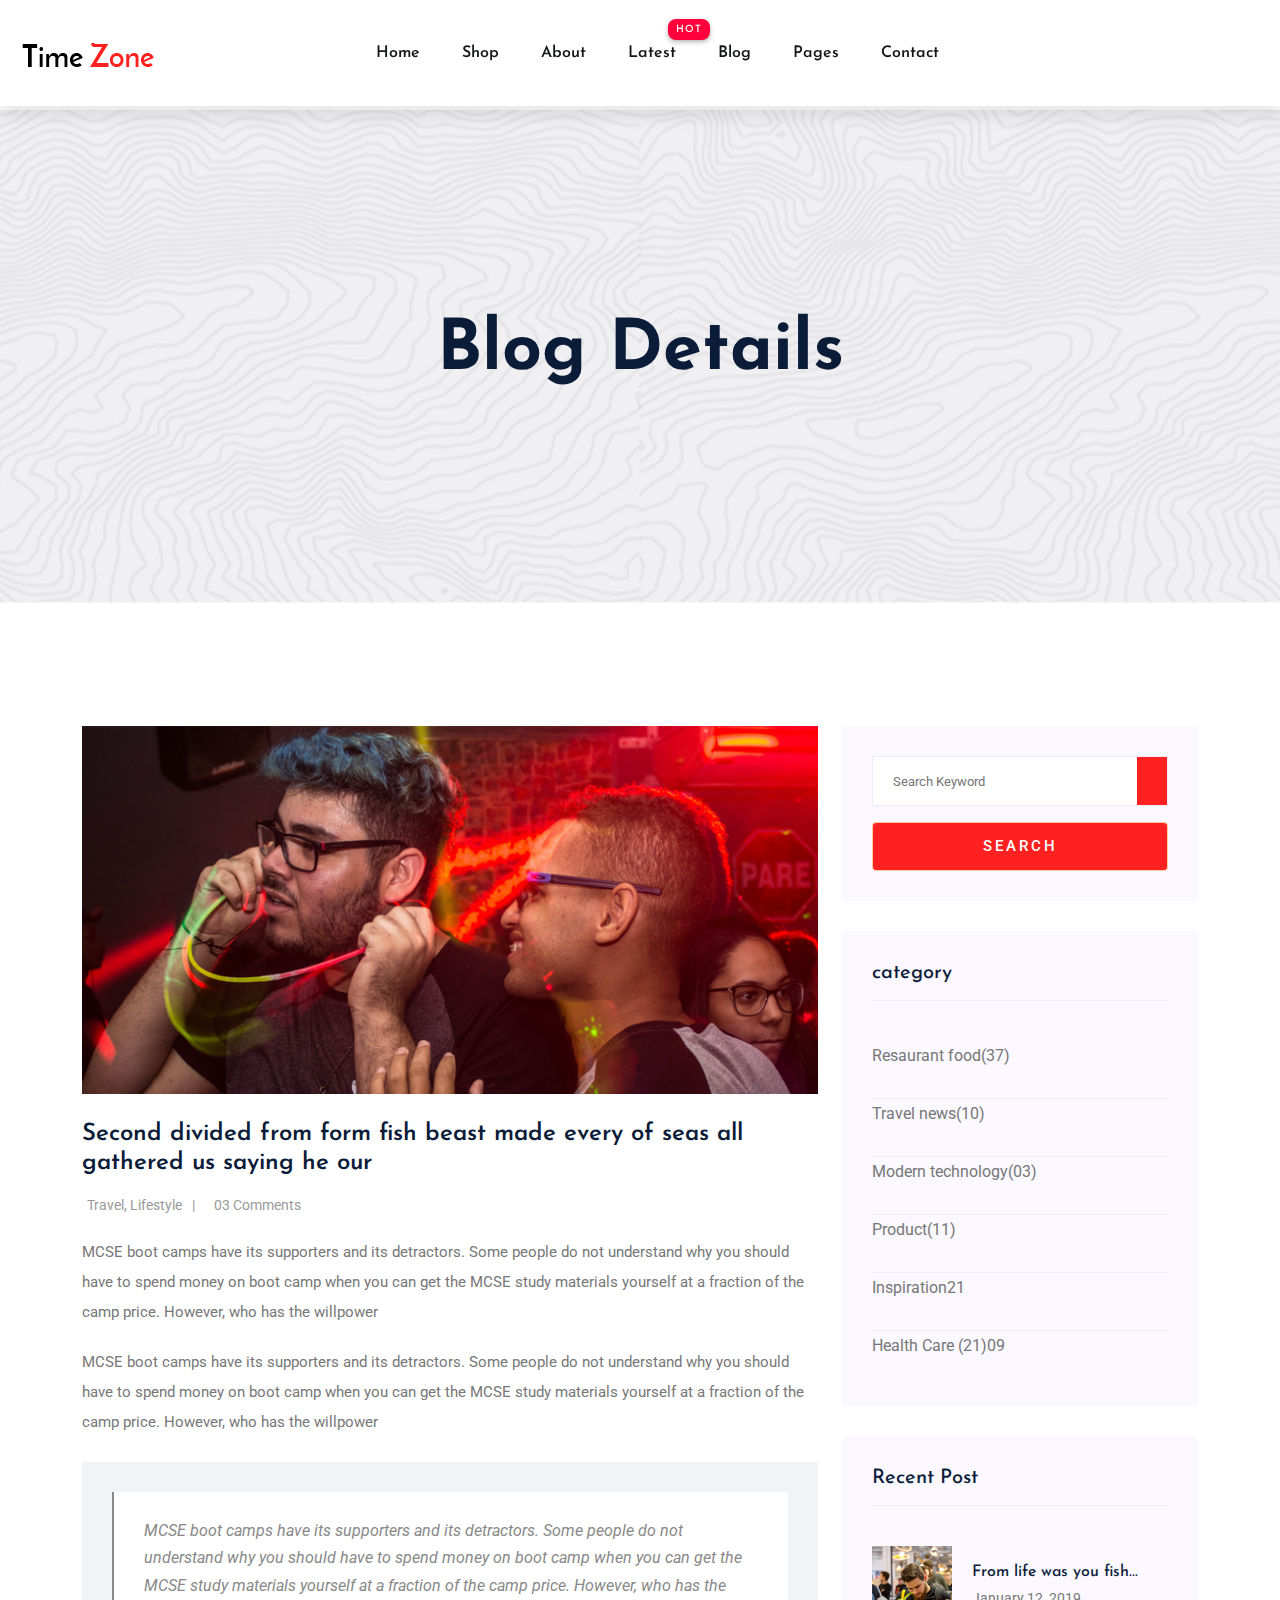
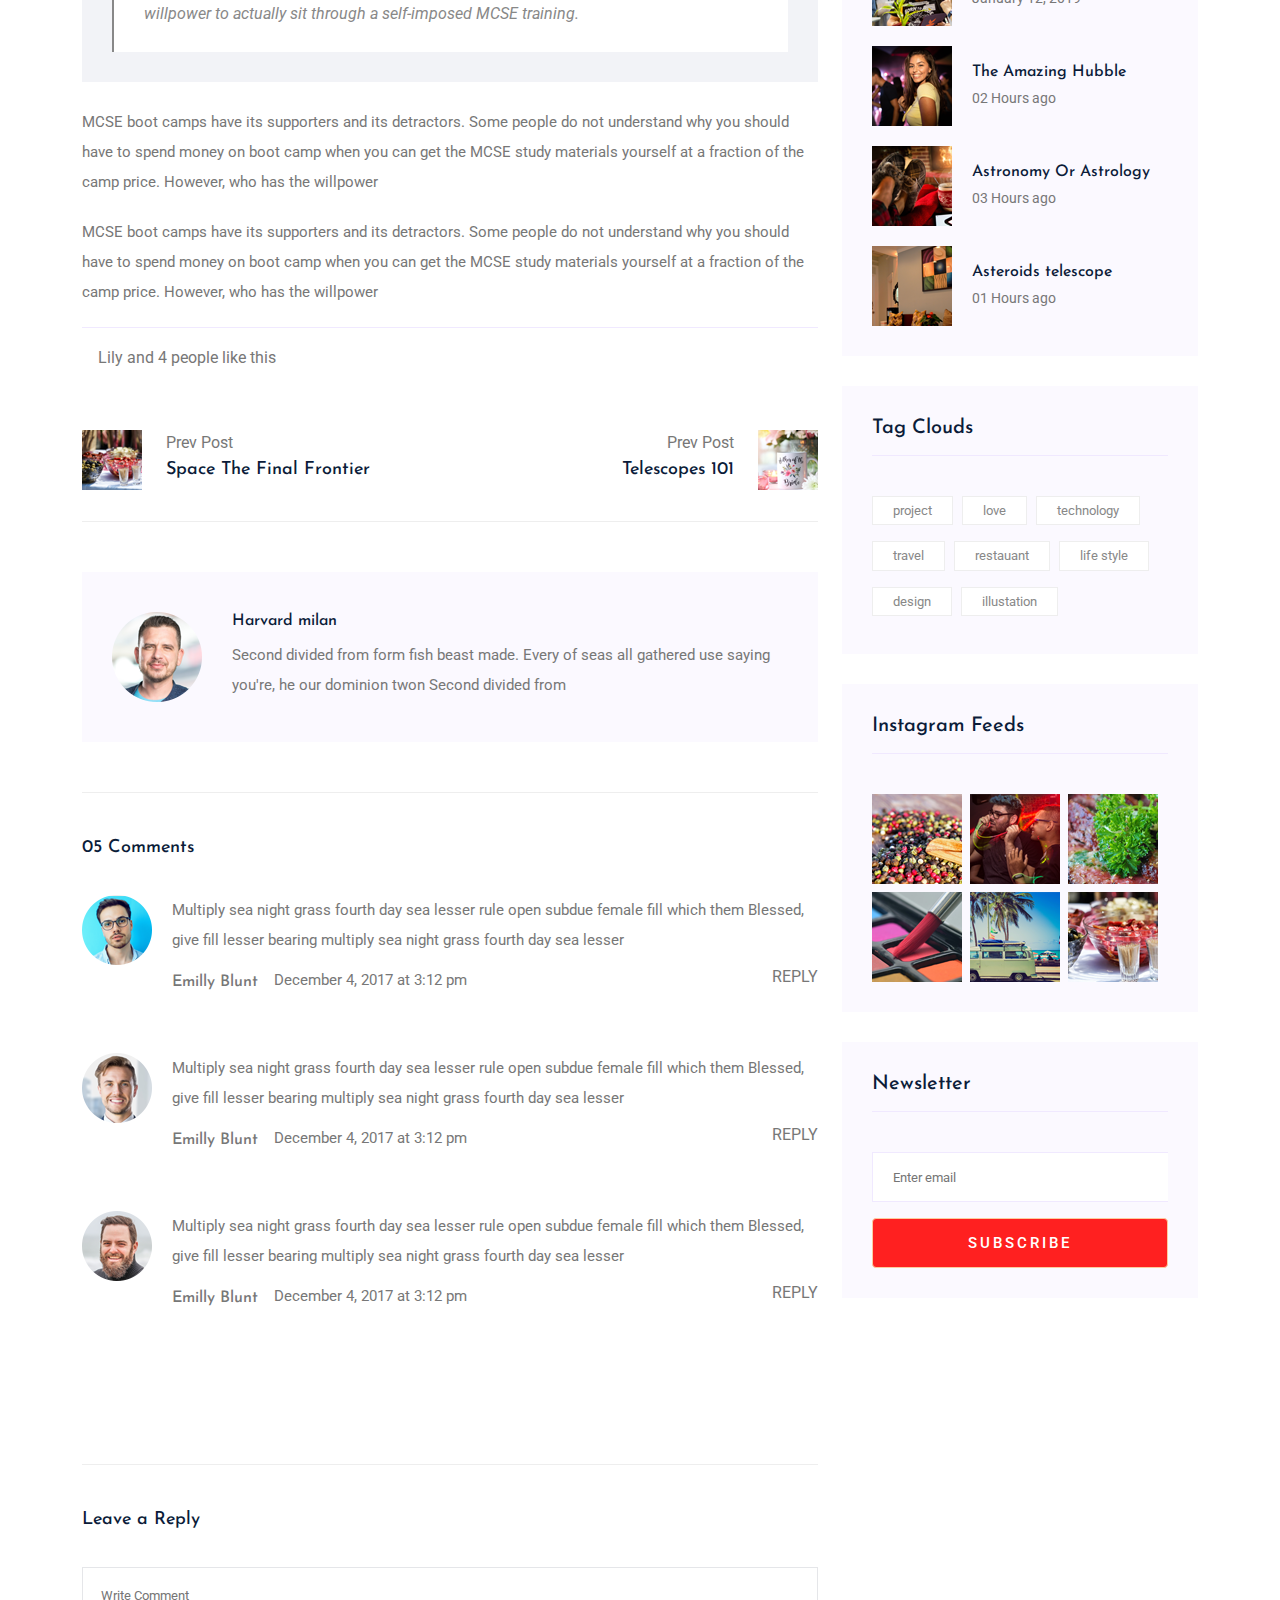
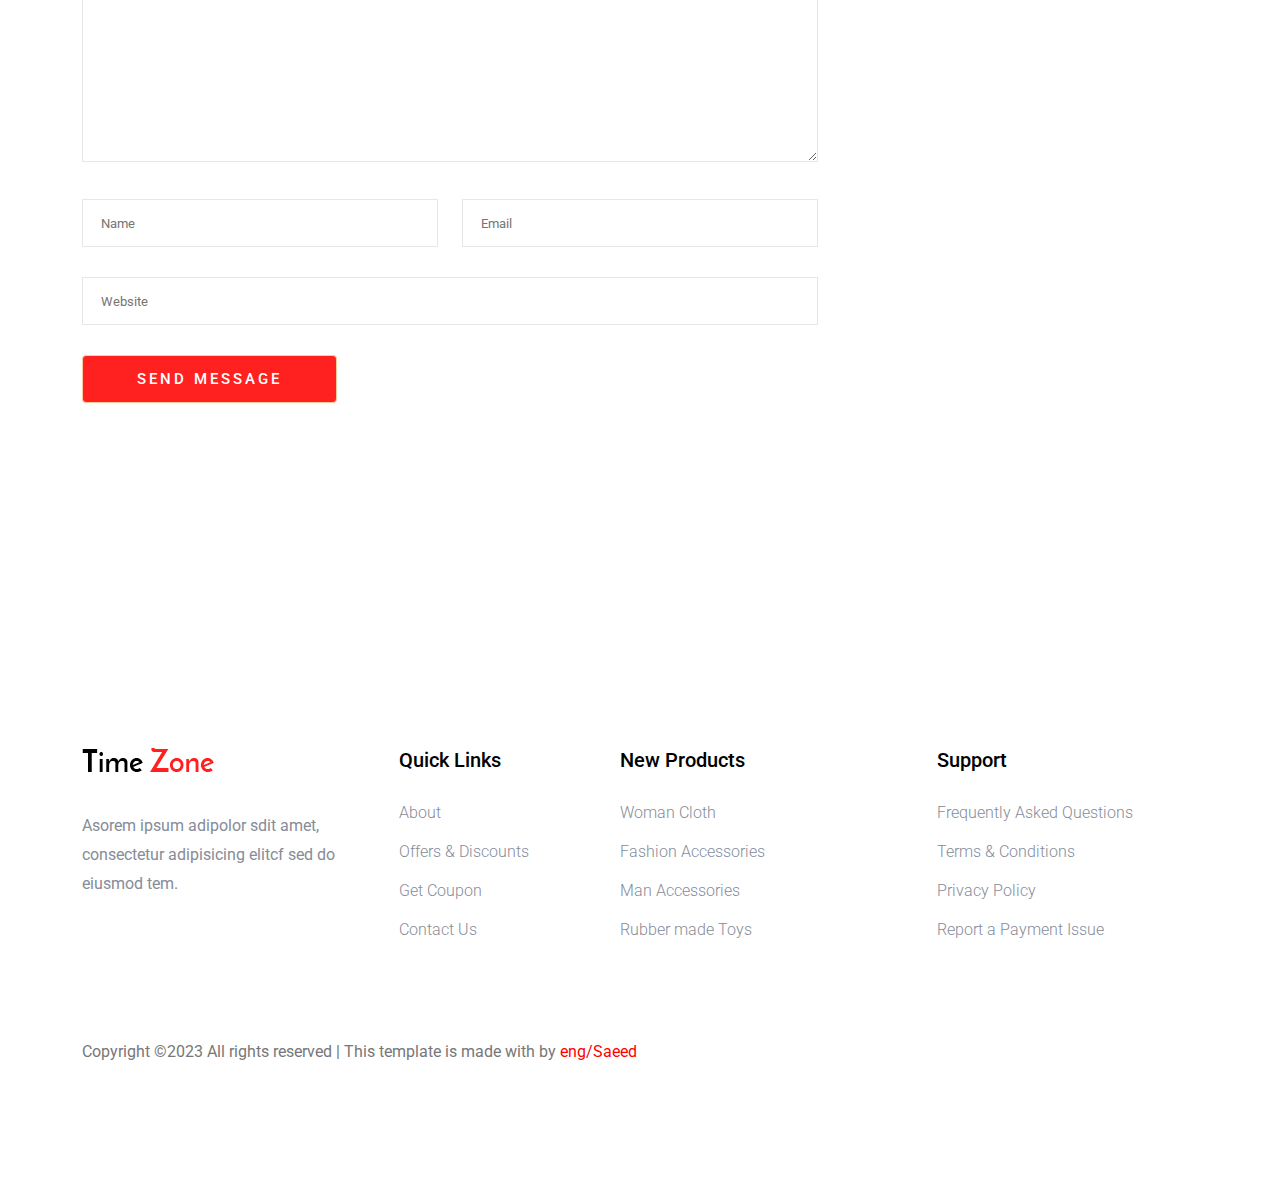
<file: blog_details.html>
<!DOCTYPE html>
<html lang="en">

<head>
    <meta charset="UTF-8">
    <meta name="viewport" content="width=device-width, initial-scale=1.0">
    <meta name="description" content="">
    <meta name="keywords" content="">
    <title>Blog details</title>
        <!-- favicon -->
        <link rel="shortcut icon" href="img/favicon.ico" type="image/x-icon">
    <!-- font awesome -->
    <link rel="stylesheet" href="https://cdnjs.cloudflare.com/ajax/libs/font-awesome/6.4.0/css/all.min.css"
        integrity="sha512-iecdLmaskl7CVkqkXNQ/ZH/XLlvWZOJyj7Yy7tcenmpD1ypASozpmT/E0iPtmFIB46ZmdtAc9eNBvH0H/ZpiBw=="
        crossorigin="anonymous" referrerpolicy="no-referrer" />
    <!-- google font -->
    <link
        href="https://fonts.googleapis.com/css?family=Roboto:100,100italic,300,300italic,regular,italic,500,500italic,700,700italic,900,900italic"
        rel="stylesheet" />
    <link
        href="https://fonts.googleapis.com/css?family=Josefin+Sans:100,200,300,regular,500,600,700,100italic,200italic,300italic,italic,500italic,600italic,700italic"
        rel="stylesheet" />
    <!-- bootstrap -->
    <link rel="stylesheet" href="css/vendor/bootstrap.min.css">
    <!-- css -->
    <link rel="stylesheet" href="css/style.css">
</head>

<body>
    <header class="header ">

        <nav class="navbar navbar-expand-lg p-0">
            <div class="container-fluid">
                <a class="navbar-brand" href="#">
                    <img src="img/logo.png" alt="">
                </a>

                <button class="navbar-toggler" type="button" data-bs-toggle="collapse"
                    data-bs-target="#navbarSupportedContent" aria-controls="navbarSupportedContent"
                    aria-expanded="false" aria-label="Toggle navigation">
                    <span class="navbar-toggler-icon"></span>
                </button>
                <div class="collapse navbar-collapse" id="navbarSupportedContent">
                    <ul class="navbar-nav m-auto mb-2 mb-lg-0">
                        <li class="nav-item">
                            <a class="nav-link active" aria-current="page" href="index.html">Home</a>
                        </li>
                        <li class="nav-item">
                            <a class="nav-link" href="shop.html">Shop</a>
                        </li>
                        <li class="nav-item">
                            <a class="nav-link" href="about.html">About</a>
                        </li>
                        <li class="nav-item dropdown">
                            <a class="nav-link  hot" href="#" role="button" data-bs-toggle="dropdown"
                                aria-expanded="false">
                                Latest
                            </a>
                            <ul class="dropdown-menu">
                                <li><a class="dropdown-item" href="shop.html">Product List</a></li>
                                <li><a class="dropdown-item" href="product_details.html">Product Details</a></li>
                            </ul>
                        </li>
                        <li class="nav-item dropdown">
                            <a class="nav-link " href="#" role="button" data-bs-toggle="dropdown" aria-expanded="false">
                                Blog
                            </a>
                            <ul class="dropdown-menu">
                                <li><a class="dropdown-item" href="blog.html">Blog</a></li>
                                <li><a class="dropdown-item" href="blog_details.html">Blog Details</a></li>
                            </ul>
                        </li>
                        <li class="nav-item dropdown">
                            <a class="nav-link " href="#" role="button" data-bs-toggle="dropdown" aria-expanded="false">
                                Pages
                            </a>
                            <ul class="dropdown-menu">
                                <li><a class="dropdown-item" href="login.html">Login</a></li>
                                <li><a class="dropdown-item" href="#">Cart</a></li>
                                <li><a class="dropdown-item" href="#">Element</a></li>
                                <li><a class="dropdown-item" href="#">Confirmation</a></li>
                                <li><a class="dropdown-item" href="product_checkout.html">Product Checkout</a></li>
                            </ul>
                        </li>
                        <li class="nav-item">
                            <a class="nav-link" href="contact.html">Contact</a>
                        </li>
                    </ul>
                    <div class="social">
                        <i class="fa fa-search"></i>
                        <i class="fa-regular fa-user" aria-hidden="true"></i>
                        <i class="fa fa-cart-shopping"></i>
                    </div>
                </div>
            </div>
        </nav>
    </header>
    <!-- start head title -->
    <section class="main-head d-flex align-items-center">
        <div class="container ">
            <div class="row justify-content-center">
                <h1 class="text-center">Blog Details</h1>
            </div>
        </div>
    </section>
    <!--  -->
    <main>
        <div class="container">
            <div class="row">
                <div class="col-lg-8 mb-5 mb-lg-0">
                    <div class="blog-content">
                        <img src="img/single_blog_1.png" alt="">
                        <div class="blog-details detail">
                            <h2>Second divided from form fish beast made every of seas all gathered us saying he our
                            </h2>
                            <a href="#" class="left"><i class="fa-solid fa-location-dot"></i> Travel, Lifestyle</a>
                            <a href="#"><i class="fa-solid fa-comments"></i>03 Comments</a>
                            <p>MCSE boot camps have its supporters and its detractors. Some people do not understand
                                why you should have to spend money on boot camp when you can get the MCSE study
                                materials yourself at a fraction of the camp price. However, who has the willpower
                            </p>
                            <p>MCSE boot camps have its supporters and its detractors. Some people do not understand
                                why you should have to spend money on boot camp when you can get the MCSE study
                                materials yourself at a fraction of the camp price. However, who has the willpower
                            </p>
                            <div class="quotes-wrapper">
                                <div class="quotes">
                                    MCSE boot camps have its supporters and its detractors. Some people do not
                                    understand
                                    why you should have to spend money on boot camp when you can get the MCSE study
                                    materials yourself at a fraction of the camp price. However, who has the willpower
                                    to
                                    actually sit through a self-imposed MCSE training.
                                </div>
                            </div>
                            <p>MCSE boot camps have its supporters and its detractors. Some people do not understand
                                why you should have to spend money on boot camp when you can get the MCSE study
                                materials yourself at a fraction of the camp price. However, who has the willpower
                            </p>
                            <p>MCSE boot camps have its supporters and its detractors. Some people do not understand
                                why you should have to spend money on boot camp when you can get the MCSE study
                                materials yourself at a fraction of the camp price. However, who has the willpower
                            </p>
                        </div>
                        <div class="navigation-top">
                            <div class="d-sm-flex justify-content-between text-center">
                                <div class="like-info">
                                    <p class="m-0"><i class="fa fa-heart me-3"></i>Lily and 4 people like this</p>
                                </div>
                                <div class="social-icon d-flex justify-content-center align-items-center">
                                    <i class="fa-brands fa-twitter"></i>
                                    <i class="fa-brands fa-facebook-f"></i>
                                    <i class="fa-brands fa-behance"></i>
                                    <i class="fa-solid fa-globe"></i>
                                </div>
                            </div>
                            <div class="navigation-area">
                                <div class="row">
                                    <div
                                        class="col-lg-6 col-md-6 col-12 nav-left flex-row d-flex justify-content-start align-items-center">
                                        <div class="image">
                                            <i class="fa-solid fa-arrow-left"></i>
                                            <img src="img/preview.png" alt="">
                                        </div>
                                        <div class="details ms-4">
                                            <p class="mb-0">Prev Post</p>
                                            <h4>Space The Final Frontier</h4>
                                        </div>
                                    </div>
                                    <div
                                        class="col-lg-6 col-md-6 col-12 nav-left flex-row d-flex justify-content-end align-items-center">
                                        <div class="details me-4">
                                            <p class="mb-0 text-end">Prev Post</p>
                                            <h4>Telescopes 101</h4>
                                        </div>
                                        <div class="image">
                                            <i class="fa-solid fa-arrow-right"></i>
                                            <img src="img/next.png" alt="">
                                        </div>
                                    </div>
                                </div>
                            </div>
                        </div>
                        <div class="blog-author d-flex flex-wrap flex-md-nowrap justify-content-center">
                            <img src="img/author.png" alt="">
                            <div class="detail">
                                <h4>Harvard milan</h4>
                                <p>Second divided from form fish beast made. Every of seas all gathered use saying
                                    you're, he our dominion twon Second divided from</p>
                            </div>
                        </div>
                        <div class="comment-area">
                            <h4>05 Comments</h4>
                            <div class="single-comment d-flex">
                                <img src="img/comment_1.png" alt="">
                                <div class="description">
                                    <p>Multiply sea night grass fourth day sea lesser rule open subdue female fill which
                                        them Blessed, give fill lesser bearing multiply sea night grass fourth day sea
                                        lesser</p>
                                    <div class="d-flex justify-content-between">
                                        <div class="d-flex gap-3 align-items-center">
                                            <h5><a href="">Emilly Blunt</a></h5>
                                            <p>December 4, 2017 at 3:12 pm</p>
                                        </div>
                                        <a class="reply">REPLY</a>
                                    </div>
                                </div>
                            </div>
                            <div class="single-comment d-flex">
                                <img src="img/comment_2.png" alt="">
                                <div class="description">
                                    <p>Multiply sea night grass fourth day sea lesser rule open subdue female fill which
                                        them Blessed, give fill lesser bearing multiply sea night grass fourth day sea
                                        lesser</p>
                                    <div class="d-flex justify-content-between">
                                        <div class="d-flex gap-3 align-items-center">
                                            <h5><a href="">Emilly Blunt</a></h5>
                                            <p>December 4, 2017 at 3:12 pm</p>
                                        </div>
                                        <a class="reply">REPLY</a>
                                    </div>
                                </div>
                            </div>
                            <div class="single-comment d-flex">
                                <img src="img/comment_3.png" alt="">
                                <div class="description">
                                    <p>Multiply sea night grass fourth day sea lesser rule open subdue female fill which
                                        them Blessed, give fill lesser bearing multiply sea night grass fourth day sea
                                        lesser</p>
                                    <div class="d-flex justify-content-between">
                                        <div class="d-flex gap-3 align-items-center">
                                            <h5><a href="">Emilly Blunt</a></h5>
                                            <p>December 4, 2017 at 3:12 pm</p>
                                        </div>
                                        <a class="reply">REPLY</a>
                                    </div>
                                </div>
                            </div>
                        </div>
                        <div class="comment-from">
                            <h4>Leave a Reply</h4>
                            <form action="">
                                <div class="row">
                                    <div class="col-12">
                                        <textarea name="Comment" rows="9" id="Comment"
                                            placeholder="Write Comment"></textarea>
                                    </div>
                                    <div class="col-sm-6">
                                        <input type="text" name="Name" id="Name" placeholder="Name">
                                    </div>
                                    <div class="col-sm-6">
                                        <input type="email" name="Email" id="Email" placeholder="Email">
                                    </div>
                                    <div class="col-12">
                                        <input type="text" name="Website" id="Website" placeholder="Website">
                                    </div>
                                </div>
                                <input type="submit" class="w-auto" value="SEND MESSAGE">
                            </form>
                        </div>
                    </div>
                </div>



                <!-- start aside -->
                <div class="col-lg-4">
                    <aside>
                        <form action="#" class="search single-sidebar">
                            <div class="input-filed d-flex">
                                <input type="text" name="search" id="search" placeholder="Search Keyword">
                                <button><i class="fa-solid fa-magnifying-glass"></i></button>
                            </div>
                            <input type="submit" value="Search" class="w-100">
                        </form>
                        <div class="category single-sidebar">
                            <h3>category</h3>
                            <ul>
                                <li>
                                    <p>Resaurant food(37)</p>
                                </li>
                                <li>
                                    <p>Travel news(10)</p>
                                </li>
                                <li>
                                    <p>Modern technology(03)</p>
                                </li>
                                <li>
                                    <p>Product(11)</p>
                                </li>
                                <li>
                                    <p>Inspiration21</p>
                                </li>
                                <li>
                                    <p>Health Care (21)09</p>
                                </li>
                            </ul>
                        </div>
                        <div class="recent-post single-sidebar">
                            <h3>Recent Post</h3>
                            <ul>
                                <li><img src="img/post_1.png" alt="">
                                    <div class="text">
                                        <h4>From life was you fish...</h4>
                                        <p>January 12, 2019</p>
                                    </div>

                                </li>
                                <li><img src="img/post_2.png" alt="">
                                    <div class="text">
                                        <h4>The Amazing Hubble</h4>
                                        <p>02 Hours ago</p>
                                    </div>

                                </li>
                                <li><img src="img/post_3.png" alt="">
                                    <div class="text">
                                        <h4>Astronomy Or Astrology</h4>
                                        <p>03 Hours ago</p>
                                    </div>

                                </li>
                                <li><img src="img/post_4.png" alt="">
                                    <div class="text">
                                        <h4>Asteroids telescope</h4>
                                        <p>01 Hours ago</p>
                                    </div>

                                </li>
                            </ul>
                        </div>
                        <div class="tag-clouds single-sidebar">
                            <h3>Tag Clouds</h3>
                            <ul class="d-flex flex-wrap">
                                <li>project</li>
                                <li>love</li>
                                <li>technology</li>
                                <li>travel</li>
                                <li>restauant</li>
                                <li>life style</li>
                                <li>design</li>
                                <li>illustation</li>
                            </ul>
                        </div>
                        <div class="insta-feeds single-sidebar">
                            <h3>Instagram Feeds</h3>
                            <ul class="d-flex flex-wrap gap-2">
                                <li><img src="img/post_5.png" alt=""></li>
                                <li><img src="img/post_6.png" alt=""></li>
                                <li><img src="img/post_7.png" alt=""></li>
                                <li><img src="img/post_8.png" alt=""></li>
                                <li><img src="img/post_9.png" alt=""></li>
                                <li><img src="img/post_10.png" alt=""></li>
                            </ul>
                        </div>
                        <form action="#" class="newsletter single-sidebar">
                            <h3>Newsletter</h3>
                            <input type="email" class="w-100 mb-3" name="email" id="email" placeholder="Enter email">
                            <input type="submit" value="SUBSCRIBE" class="w-100">
                        </form>
                    </aside>
                </div>
            </div>
        </div>
    </main>



    <!-- start footer -->
    <footer>
        <div class="container">
            <div class="row justify-content-between">
                <div class="col-xl-3 col-lg-3 col-md-5 col-sm-6">
                    <div class="footer-caption">
                        <div class="footer-logo">
                            <img src="img/logo2_footer.png" alt="">
                        </div>
                        <p>Asorem ipsum adipolor sdit amet, consectetur adipisicing elitcf sed do eiusmod tem.</p>
                    </div>
                </div>
                <div class="col-xl-2 col-lg-3 col-md-3 col-sm-5">
                    <div class="links">
                        <h3>Quick Links</h3>
                        <ul>
                            <li class="li">About</li>
                            <li class="li">Offers & Discounts</li>
                            <li class="li">Get Coupon</li>
                            <li class="li">Contact Us</li>
                        </ul>
                    </div>
                </div>
                <div class="col-xl-3 col-lg-3 col-md-4 col-sm-7">
                    <div class="links">
                        <h3>New Products</h3>
                        <ul>
                            <li class="li">Woman Cloth</li>
                            <li class="li">Fashion Accessories</li>
                            <li class="li">Man Accessories</li>
                            <li class="li">Rubber made Toys</li>
                        </ul>
                    </div>
                </div>
                <div class="col-xl-3 col-lg-3 col-md-5 col-sm-7">
                    <div class="links">
                        <h3>Support</h3>
                        <ul>
                            <li class="li">Frequently Asked Questions</li>
                            <li class="li">Terms & Conditions</li>
                            <li class="li">Privacy Policy</li>
                            <li class="li">Report a Payment Issue</li>
                        </ul>
                    </div>
                </div>
            </div>
            <div class="copyright">
                <div class="row justify-content-between">
                    <div class="col-xl-7 col-lg-8 col-md-7">
                        <p>Copyright ©2023 All rights reserved | This template is made with <i class="fa fa-heart"></i>
                            by <span>eng/Saeed</span></p>
                    </div>
                    <div class="col-xl-5 col-lg-4 col-md-5 text-end">
                        <div class="social-icon">
                            <i class="fa-brands fa-twitter"></i>
                            <i class="fa-brands fa-facebook-f"></i>
                            <i class="fa-brands fa-behance"></i>
                            <i class="fa-solid fa-globe"></i>
                        </div>
                    </div>
                </div>
            </div>
        </div>
    </footer>


    <button class="btn-to-up"><i class="fa-solid fa-turn-up"></i></button>

    <!-- js bootstrap -->
    <script src="js/vendor/bootstrap.bundle.min.js"></script>
    <!-- js file -->
    <script src="js/app.js"></script>
</body>

</html>
</file>
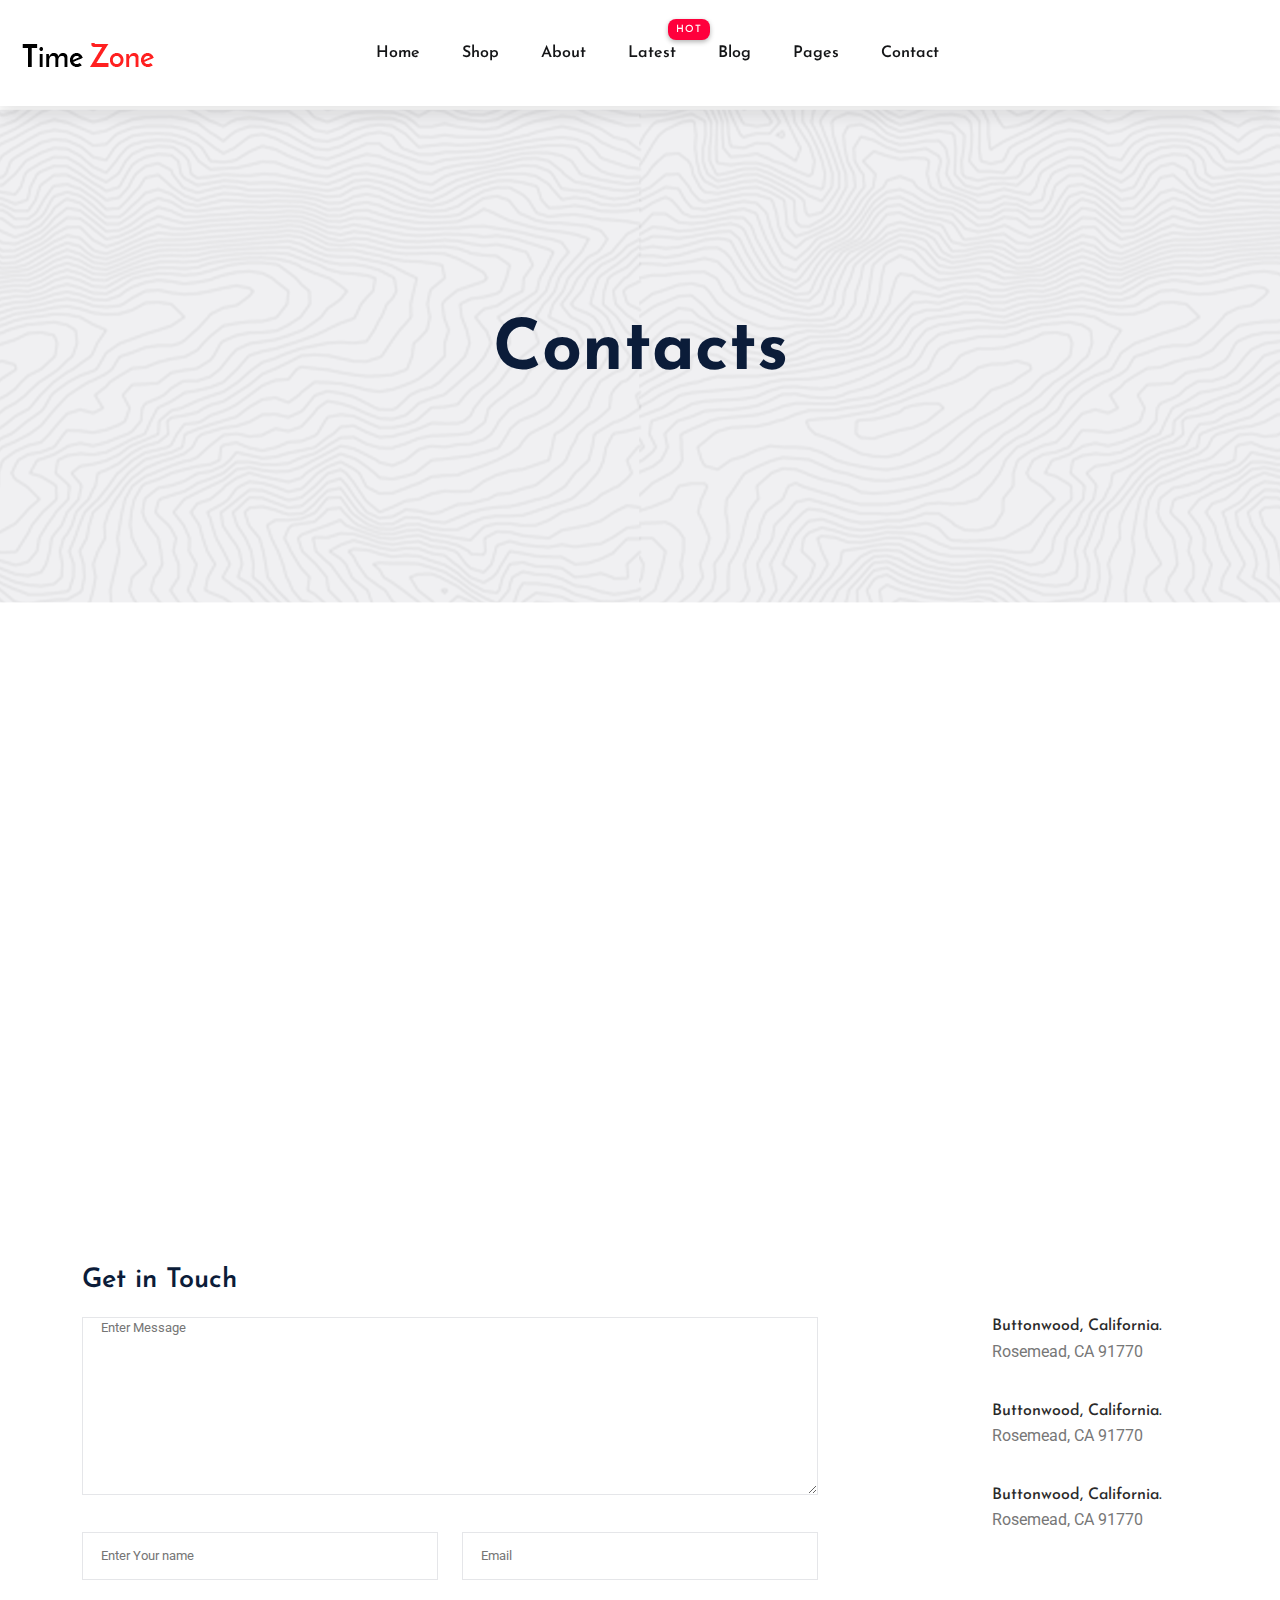
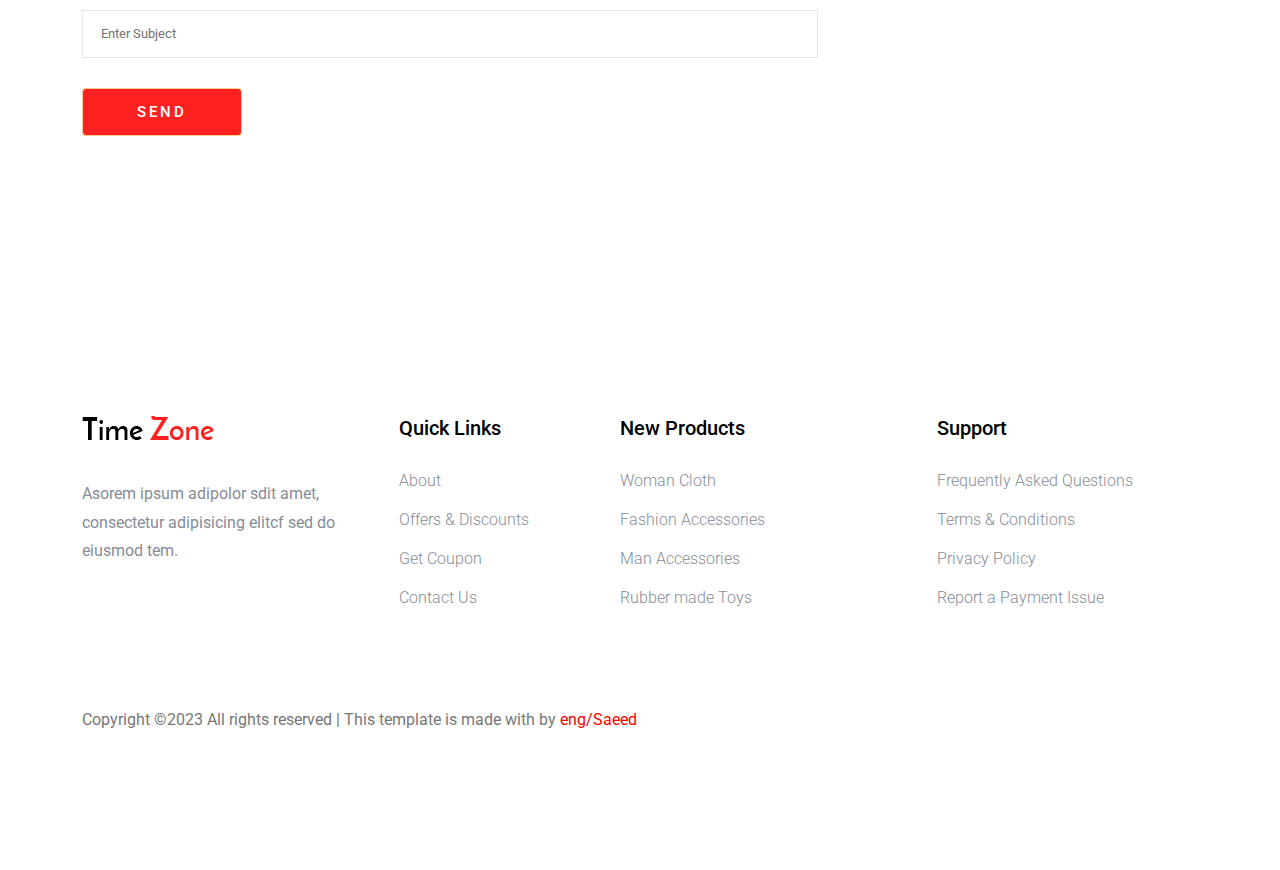
<file: contact.html>
<!DOCTYPE html>
<html lang="en">

<head>
    <meta charset="UTF-8">
    <meta name="viewport" content="width=device-width, initial-scale=1.0">
    <meta name="description" content="">
    <meta name="keywords" content="">
    <title>Contact</title>
        <!-- favicon -->
        <link rel="shortcut icon" href="img/favicon.ico" type="image/x-icon">
    <!-- font awesome -->
    <link rel="stylesheet" href="https://cdnjs.cloudflare.com/ajax/libs/font-awesome/6.4.0/css/all.min.css"
        integrity="sha512-iecdLmaskl7CVkqkXNQ/ZH/XLlvWZOJyj7Yy7tcenmpD1ypASozpmT/E0iPtmFIB46ZmdtAc9eNBvH0H/ZpiBw=="
        crossorigin="anonymous" referrerpolicy="no-referrer" />
    <!-- google font -->
    <link
        href="https://fonts.googleapis.com/css?family=Roboto:100,100italic,300,300italic,regular,italic,500,500italic,700,700italic,900,900italic"
        rel="stylesheet" />
    <link
        href="https://fonts.googleapis.com/css?family=Josefin+Sans:100,200,300,regular,500,600,700,100italic,200italic,300italic,italic,500italic,600italic,700italic"
        rel="stylesheet" />
    <!-- bootstrap -->
    <link rel="stylesheet" href="css/vendor/bootstrap.min.css">
    <!-- css -->
    <link rel="stylesheet" href="css/style.css">
</head>

<body>
    <header class="header ">

        <nav class="navbar navbar-expand-lg p-0">
            <div class="container-fluid">
                <a class="navbar-brand" href="#">
                    <img src="img/logo.png" alt="">
                </a>

                <button class="navbar-toggler" type="button" data-bs-toggle="collapse"
                    data-bs-target="#navbarSupportedContent" aria-controls="navbarSupportedContent"
                    aria-expanded="false" aria-label="Toggle navigation">
                    <span class="navbar-toggler-icon"></span>
                </button>
                <div class="collapse navbar-collapse" id="navbarSupportedContent">
                    <ul class="navbar-nav m-auto mb-2 mb-lg-0">
                        <li class="nav-item">
                            <a class="nav-link active" aria-current="page" href="index.html">Home</a>
                        </li>
                        <li class="nav-item">
                            <a class="nav-link" href="shop.html">Shop</a>
                        </li>
                        <li class="nav-item">
                            <a class="nav-link" href="about.html">About</a>
                        </li>
                        <li class="nav-item dropdown">
                            <a class="nav-link  hot" href="#" role="button" data-bs-toggle="dropdown"
                                aria-expanded="false">
                                Latest
                            </a>
                            <ul class="dropdown-menu">
                                <li><a class="dropdown-item" href="shop.html">Product List</a></li>
                                <li><a class="dropdown-item" href="product_details.html">Product Details</a></li>
                            </ul>
                        </li>
                        <li class="nav-item dropdown">
                            <a class="nav-link " href="#" role="button" data-bs-toggle="dropdown" aria-expanded="false">
                                Blog
                            </a>
                            <ul class="dropdown-menu">
                                <li><a class="dropdown-item" href="blog.html">Blog</a></li>
                                <li><a class="dropdown-item" href="blog_details.html">Blog Details</a></li>
                            </ul>
                        </li>
                        <li class="nav-item dropdown">
                            <a class="nav-link " href="#" role="button" data-bs-toggle="dropdown" aria-expanded="false">
                                Pages
                            </a>
                            <ul class="dropdown-menu">
                                <li><a class="dropdown-item" href="login.html">Login</a></li>
                                <li><a class="dropdown-item" href="#">Cart</a></li>
                                <li><a class="dropdown-item" href="#">Element</a></li>
                                <li><a class="dropdown-item" href="#">Confirmation</a></li>
                                <li><a class="dropdown-item" href="product_checkout.html">Product Checkout</a></li>
                            </ul>
                        </li>
                        <li class="nav-item">
                            <a class="nav-link" href="contact.html">Contact</a>
                        </li>
                    </ul>
                    <div class="social">
                        <i class="fa fa-search"></i>
                        <i class="fa-regular fa-user" aria-hidden="true"></i>
                        <i class="fa fa-cart-shopping"></i>
                    </div>
                </div>
            </div>
        </nav>
    </header>
    <!-- start head title -->
    <section class="main-head d-flex align-items-center">
        <div class="container ">
            <div class="row justify-content-center">
                <h1 class="text-center">Contacts</h1>
            </div>
        </div>
    </section>
    <!-- start contact section -->
    <section class="contact">
        <div class="container">
            <div class="map d-none d-sm-block mb-5 pb-4">
                <iframe
                    src="https://www.google.com/maps/embed?pb=!1m18!1m12!1m3!1d3454.0184200485146!2d31.2113397!3d30.0363294!2m3!1f0!2f0!3f0!3m2!1i1024!2i768!4f13.1!3m3!1m2!1s0x1458475ce529aa21%3A0xcf87e4c9713407ef!2zQmFyYWggY28td29ya2luZyBzcGFjZSAtINio2LHYp9it!5e0!3m2!1sar!2seg!4v1689855078804!5m2!1sar!2seg"
                    width="600" height="450" style="border:0;" allowfullscreen="" loading="lazy"
                    referrerpolicy="no-referrer-when-downgrade"></iframe>
            </div>
            <div class="row">
                <div class="col-12">
                    <h2>Get in Touch</h2>
                </div>
                <div class="col-lg-8">
                    <form action="">
                        <div class="row">
                            <div class="col-12">
                                <textarea name="Comment" rows="9" id="Comment" placeholder="Enter Message"></textarea>
                            </div>
                            <div class="col-sm-6">
                                <input type="text" name="Name" id="Name" placeholder="Enter Your name">
                            </div>
                            <div class="col-sm-6">
                                <input type="email" name="Email" id="Email" placeholder="Email">
                            </div>
                            <div class="col-12">
                                <input type="text" name="Website" id="Website" placeholder="Enter Subject">
                            </div>
                        </div>
                        <input type="submit" class="w-auto" value="SEND">
                    </form>
                </div>
                <div class="col-lg-3 offset-lg-1">
                    <div class="contact-info d-flex">
                        <div class="icon"><i class="fa fa-home"></i></div>
                        <div class="text">
                            <h3>Buttonwood, California.</h3>
                            <p>Rosemead, CA 91770</p>
                        </div>
                    </div>
                    <div class="contact-info d-flex">
                        <div class="icon"><i class="fa-solid fa-mobile-screen-button"></i></div>
                        <div class="text">
                            <h3>Buttonwood, California.</h3>
                            <p>Rosemead, CA 91770</p>
                        </div>
                    </div>
                    <div class="contact-info d-flex">
                        <div class="icon"><i class="fa-regular fa-envelope"></i></div>
                        <div class="text">
                            <h3>Buttonwood, California.</h3>
                            <p>Rosemead, CA 91770</p>
                        </div>
                    </div>
                </div>
            </div>
        </div>
    </section>



    <!-- start footer -->
    <footer>
        <div class="container">
            <div class="row justify-content-between">
                <div class="col-xl-3 col-lg-3 col-md-5 col-sm-6">
                    <div class="footer-caption">
                        <div class="footer-logo">
                            <img src="img/logo2_footer.png" alt="">
                        </div>
                        <p>Asorem ipsum adipolor sdit amet, consectetur adipisicing elitcf sed do eiusmod tem.</p>
                    </div>
                </div>
                <div class="col-xl-2 col-lg-3 col-md-3 col-sm-5">
                    <div class="links">
                        <h3>Quick Links</h3>
                        <ul>
                            <li class="li">About</li>
                            <li class="li">Offers & Discounts</li>
                            <li class="li">Get Coupon</li>
                            <li class="li">Contact Us</li>
                        </ul>
                    </div>
                </div>
                <div class="col-xl-3 col-lg-3 col-md-4 col-sm-7">
                    <div class="links">
                        <h3>New Products</h3>
                        <ul>
                            <li class="li">Woman Cloth</li>
                            <li class="li">Fashion Accessories</li>
                            <li class="li">Man Accessories</li>
                            <li class="li">Rubber made Toys</li>
                        </ul>
                    </div>
                </div>
                <div class="col-xl-3 col-lg-3 col-md-5 col-sm-7">
                    <div class="links">
                        <h3>Support</h3>
                        <ul>
                            <li class="li">Frequently Asked Questions</li>
                            <li class="li">Terms & Conditions</li>
                            <li class="li">Privacy Policy</li>
                            <li class="li">Report a Payment Issue</li>
                        </ul>
                    </div>
                </div>
            </div>
            <div class="copyright">
                <div class="row justify-content-between">
                    <div class="col-xl-7 col-lg-8 col-md-7">
                        <p>Copyright ©2023 All rights reserved | This template is made with <i class="fa fa-heart"></i>
                            by <span>eng/Saeed</span></p>
                    </div>
                    <div class="col-xl-5 col-lg-4 col-md-5 text-end">
                        <div class="social-icon">
                            <i class="fa-brands fa-twitter"></i>
                            <i class="fa-brands fa-facebook-f"></i>
                            <i class="fa-brands fa-behance"></i>
                            <i class="fa-solid fa-globe"></i>
                        </div>
                    </div>
                </div>
            </div>
        </div>
    </footer>

    <button class="btn-to-up"><i class="fa-solid fa-turn-up"></i></button>

    <!-- js bootstrap -->
    <script src="js/vendor/bootstrap.bundle.min.js"></script>
    <!-- js file -->
    <script src="js/app.js"></script>
</body>

</html>
</file>
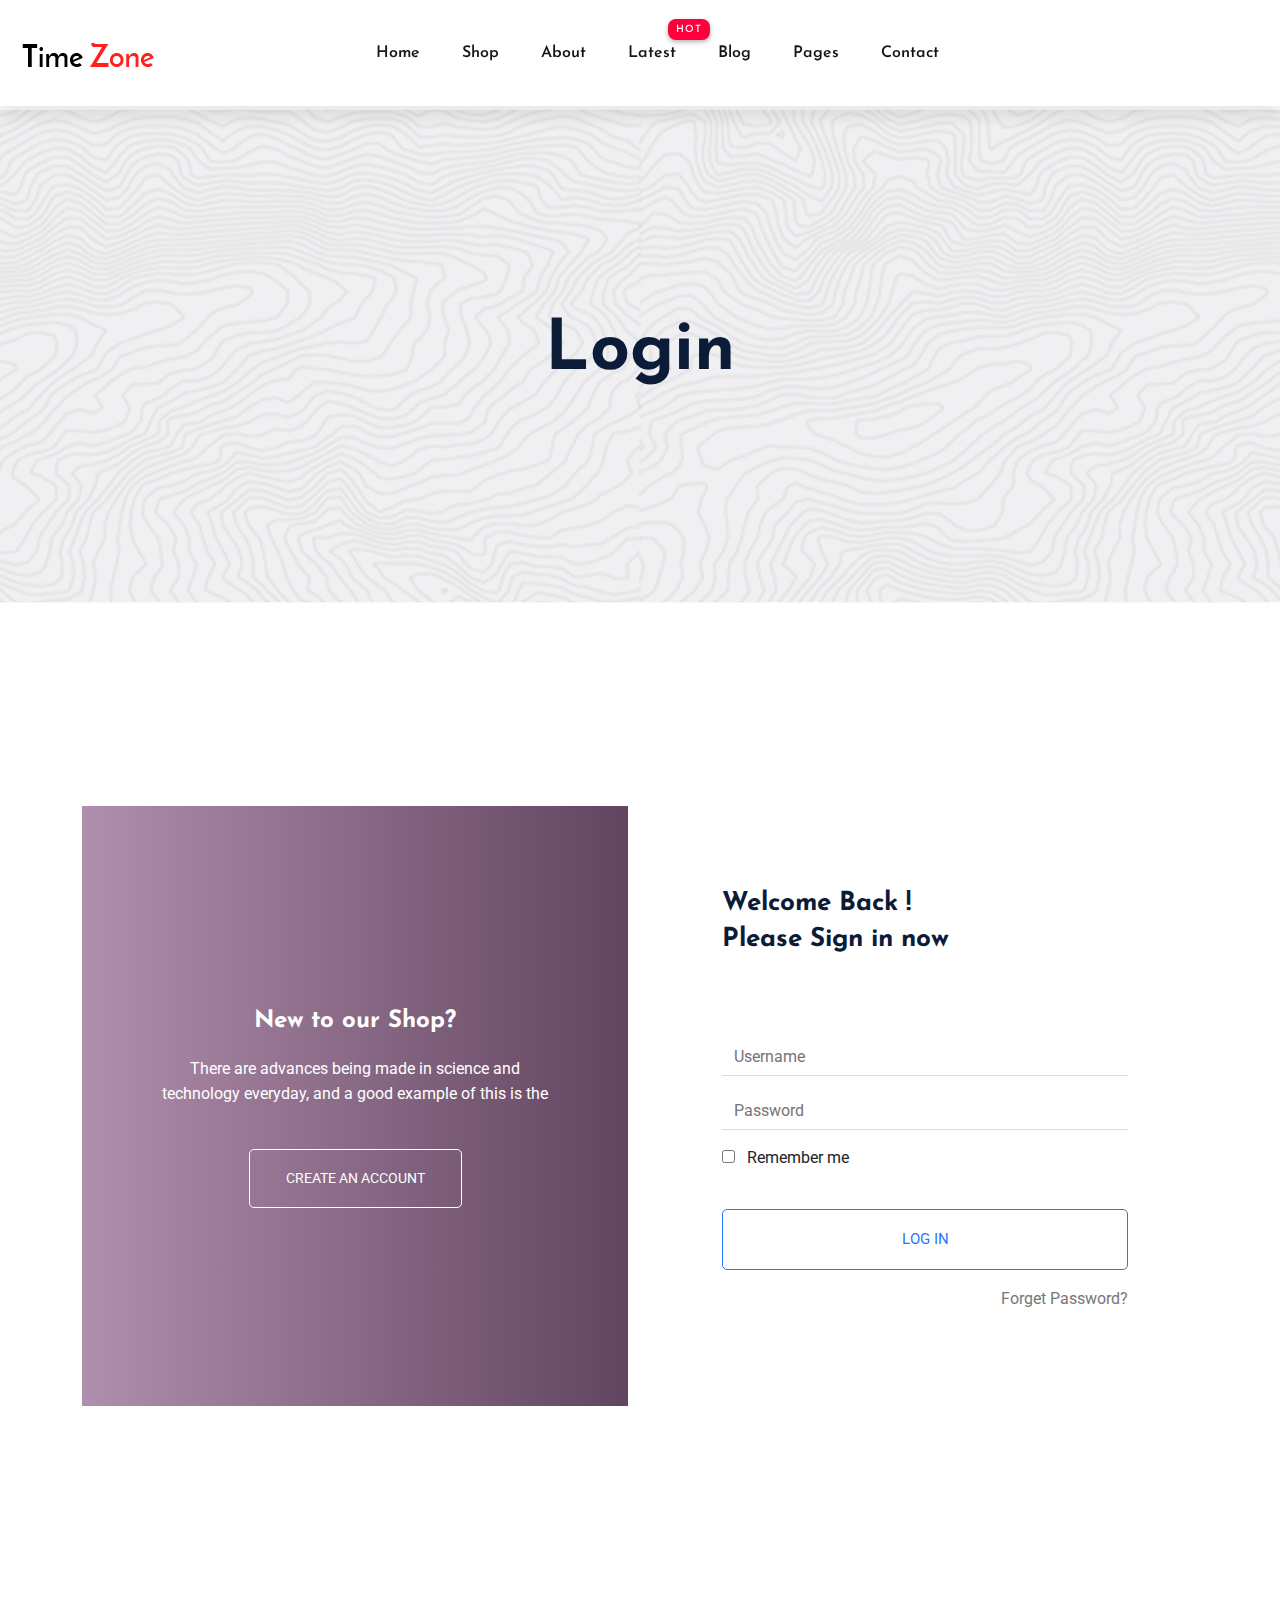
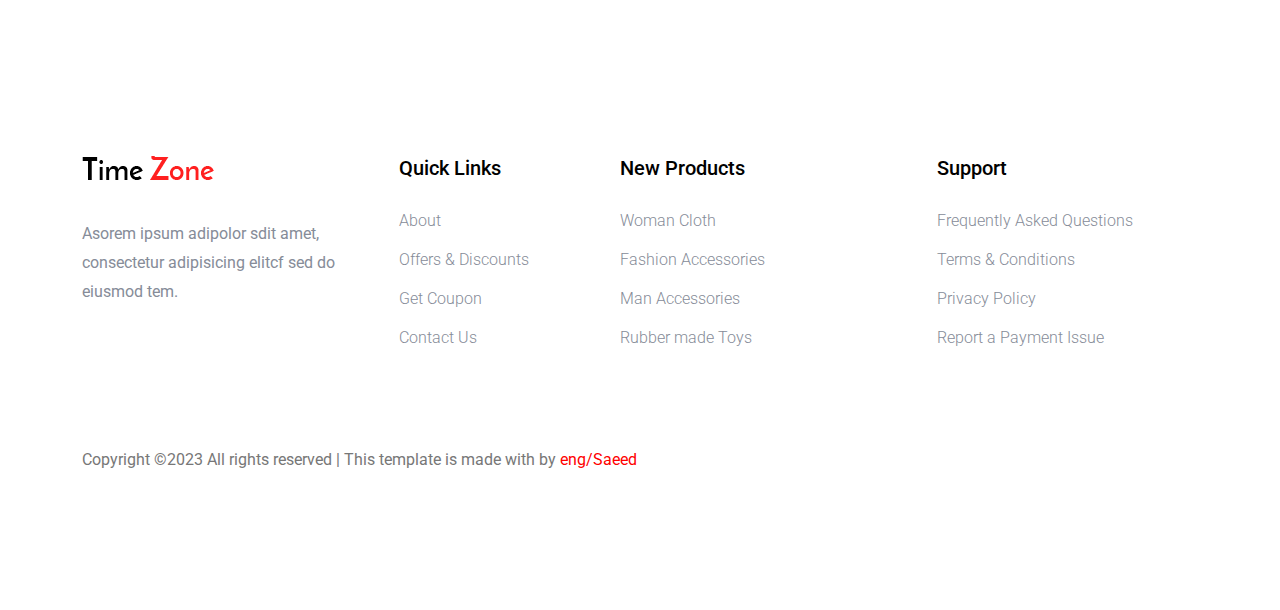
<file: login.html>
<!DOCTYPE html>
<html lang="en">

<head>
    <meta charset="UTF-8">
    <meta name="viewport" content="width=device-width, initial-scale=1.0">
    <meta name="description" content="">
    <meta name="keywords" content="">
    <title>Login</title>
        <!-- favicon -->
        <link rel="shortcut icon" href="img/favicon.ico" type="image/x-icon">
    <!-- font awesome -->
    <link rel="stylesheet" href="https://cdnjs.cloudflare.com/ajax/libs/font-awesome/6.4.0/css/all.min.css"
        integrity="sha512-iecdLmaskl7CVkqkXNQ/ZH/XLlvWZOJyj7Yy7tcenmpD1ypASozpmT/E0iPtmFIB46ZmdtAc9eNBvH0H/ZpiBw=="
        crossorigin="anonymous" referrerpolicy="no-referrer" />
    <!-- google font -->
    <link
        href="https://fonts.googleapis.com/css?family=Roboto:100,100italic,300,300italic,regular,italic,500,500italic,700,700italic,900,900italic"
        rel="stylesheet" />
    <link
        href="https://fonts.googleapis.com/css?family=Josefin+Sans:100,200,300,regular,500,600,700,100italic,200italic,300italic,italic,500italic,600italic,700italic"
        rel="stylesheet" />
    <!-- bootstrap -->
    <link rel="stylesheet" href="css/vendor/bootstrap.min.css">
    <!-- css -->
    <link rel="stylesheet" href="css/style.css">
</head>

<body>
    <header class="header ">

        <nav class="navbar navbar-expand-lg p-0">
            <div class="container-fluid">
                <a class="navbar-brand" href="#">
                    <img src="img/logo.png" alt="">
                </a>

                <button class="navbar-toggler" type="button" data-bs-toggle="collapse"
                    data-bs-target="#navbarSupportedContent" aria-controls="navbarSupportedContent"
                    aria-expanded="false" aria-label="Toggle navigation">
                    <span class="navbar-toggler-icon"></span>
                </button>
                <div class="collapse navbar-collapse" id="navbarSupportedContent">
                    <ul class="navbar-nav m-auto mb-2 mb-lg-0">
                        <li class="nav-item">
                            <a class="nav-link active" aria-current="page" href="index.html">Home</a>
                        </li>
                        <li class="nav-item">
                            <a class="nav-link" href="shop.html">Shop</a>
                        </li>
                        <li class="nav-item">
                            <a class="nav-link" href="about.html">About</a>
                        </li>
                        <li class="nav-item dropdown">
                            <a class="nav-link  hot" href="#" role="button" data-bs-toggle="dropdown"
                                aria-expanded="false">
                                Latest
                            </a>
                            <ul class="dropdown-menu">
                                <li><a class="dropdown-item" href="shop.html">Product List</a></li>
                                <li><a class="dropdown-item" href="product_details.html">Product Details</a></li>
                            </ul>
                        </li>
                        <li class="nav-item dropdown">
                            <a class="nav-link " href="#" role="button" data-bs-toggle="dropdown" aria-expanded="false">
                                Blog
                            </a>
                            <ul class="dropdown-menu">
                                <li><a class="dropdown-item" href="blog.html">Blog</a></li>
                                <li><a class="dropdown-item" href="blog_details.html">Blog Details</a></li>
                            </ul>
                        </li>
                        <li class="nav-item dropdown">
                            <a class="nav-link " href="#" role="button" data-bs-toggle="dropdown" aria-expanded="false">
                                Pages
                            </a>
                            <ul class="dropdown-menu">
                                <li><a class="dropdown-item" href="login.html">Login</a></li>
                                <li><a class="dropdown-item" href="#">Cart</a></li>
                                <li><a class="dropdown-item" href="#">Element</a></li>
                                <li><a class="dropdown-item" href="#">Confirmation</a></li>
                                <li><a class="dropdown-item" href="product_checkout.html">Product Checkout</a></li>
                            </ul>
                        </li>
                        <li class="nav-item">
                            <a class="nav-link" href="contact.html">Contact</a>
                        </li>
                    </ul>
                    <div class="social">
                        <i class="fa fa-search"></i>
                        <i class="fa-regular fa-user" aria-hidden="true"></i>
                        <i class="fa fa-cart-shopping"></i>
                    </div>
                </div>
            </div>
        </nav>
    </header>
    <!-- start head title -->
    <section class="main-head d-flex align-items-center">
        <div class="container ">
            <div class="row justify-content-center">
                <h1 class="text-center">Login</h1>
            </div>
        </div>
    </section>
    <!-- start login section -->
    <section class="login">
        <div class="container">
            <div class="row">
                <div class="col-md-6">
                    <div class="login-desc text-center d-flex align-items-center flex-column justify-content-center">
                        <h3>New to our Shop?</h3>
                        <p>There are advances being made in science and technology everyday, and a good example of this
                            is the</p>
                        <button class="create">CREATE AN ACCOUNT</button>
                    </div>
                </div>
                <div class="col-md-6">
                    <div class="login-form ">
                        <h3>Welcome Back ! <br>
                            Please Sign in now</h3>
                        <form action="#">
                            <input type="text" class="w-100" name="Username" placeholder="Username" id="Username">
                            <input type="password" name="Password" class="w-100" placeholder="Password" id="Password">
                            <input type="checkbox" class="h-auto me-2" name="remember" id="remember">
                            <label for="remember">Remember me</label>
                            <button type="submit" class="w-100">LOG IN</button>
                            <a href="#" class="text-end d-block">Forget Password?</a>
                        </form>
                    </div>
                </div>
            </div>
        </div>
    </section>



    <!-- start footer -->
    <footer>
        <div class="container">
            <div class="row justify-content-between">
                <div class="col-xl-3 col-lg-3 col-md-5 col-sm-6">
                    <div class="footer-caption">
                        <div class="footer-logo">
                            <img src="img/logo2_footer.png" alt="">
                        </div>
                        <p>Asorem ipsum adipolor sdit amet, consectetur adipisicing elitcf sed do eiusmod tem.</p>
                    </div>
                </div>
                <div class="col-xl-2 col-lg-3 col-md-3 col-sm-5">
                    <div class="links">
                        <h3>Quick Links</h3>
                        <ul>
                            <li class="li">About</li>
                            <li class="li">Offers & Discounts</li>
                            <li class="li">Get Coupon</li>
                            <li class="li">Contact Us</li>
                        </ul>
                    </div>
                </div>
                <div class="col-xl-3 col-lg-3 col-md-4 col-sm-7">
                    <div class="links">
                        <h3>New Products</h3>
                        <ul>
                            <li class="li">Woman Cloth</li>
                            <li class="li">Fashion Accessories</li>
                            <li class="li">Man Accessories</li>
                            <li class="li">Rubber made Toys</li>
                        </ul>
                    </div>
                </div>
                <div class="col-xl-3 col-lg-3 col-md-5 col-sm-7">
                    <div class="links">
                        <h3>Support</h3>
                        <ul>
                            <li class="li">Frequently Asked Questions</li>
                            <li class="li">Terms & Conditions</li>
                            <li class="li">Privacy Policy</li>
                            <li class="li">Report a Payment Issue</li>
                        </ul>
                    </div>
                </div>
            </div>
            <div class="copyright">
                <div class="row justify-content-between">
                    <div class="col-xl-7 col-lg-8 col-md-7">
                        <p>Copyright ©2023 All rights reserved | This template is made with <i class="fa fa-heart"></i>
                            by <span>eng/Saeed</span></p>
                    </div>
                    <div class="col-xl-5 col-lg-4 col-md-5 text-end">
                        <div class="social-icon">
                            <i class="fa-brands fa-twitter"></i>
                            <i class="fa-brands fa-facebook-f"></i>
                            <i class="fa-brands fa-behance"></i>
                            <i class="fa-solid fa-globe"></i>
                        </div>
                    </div>
                </div>
            </div>
        </div>
    </footer>


    <button class="btn-to-up"><i class="fa-solid fa-turn-up"></i></button>

    <!-- js bootstrap -->
    <script src="js/vendor/bootstrap.bundle.min.js"></script>
    <!-- js file -->
    <script src="js/app.js"></script>
</body>

</html>
</file>
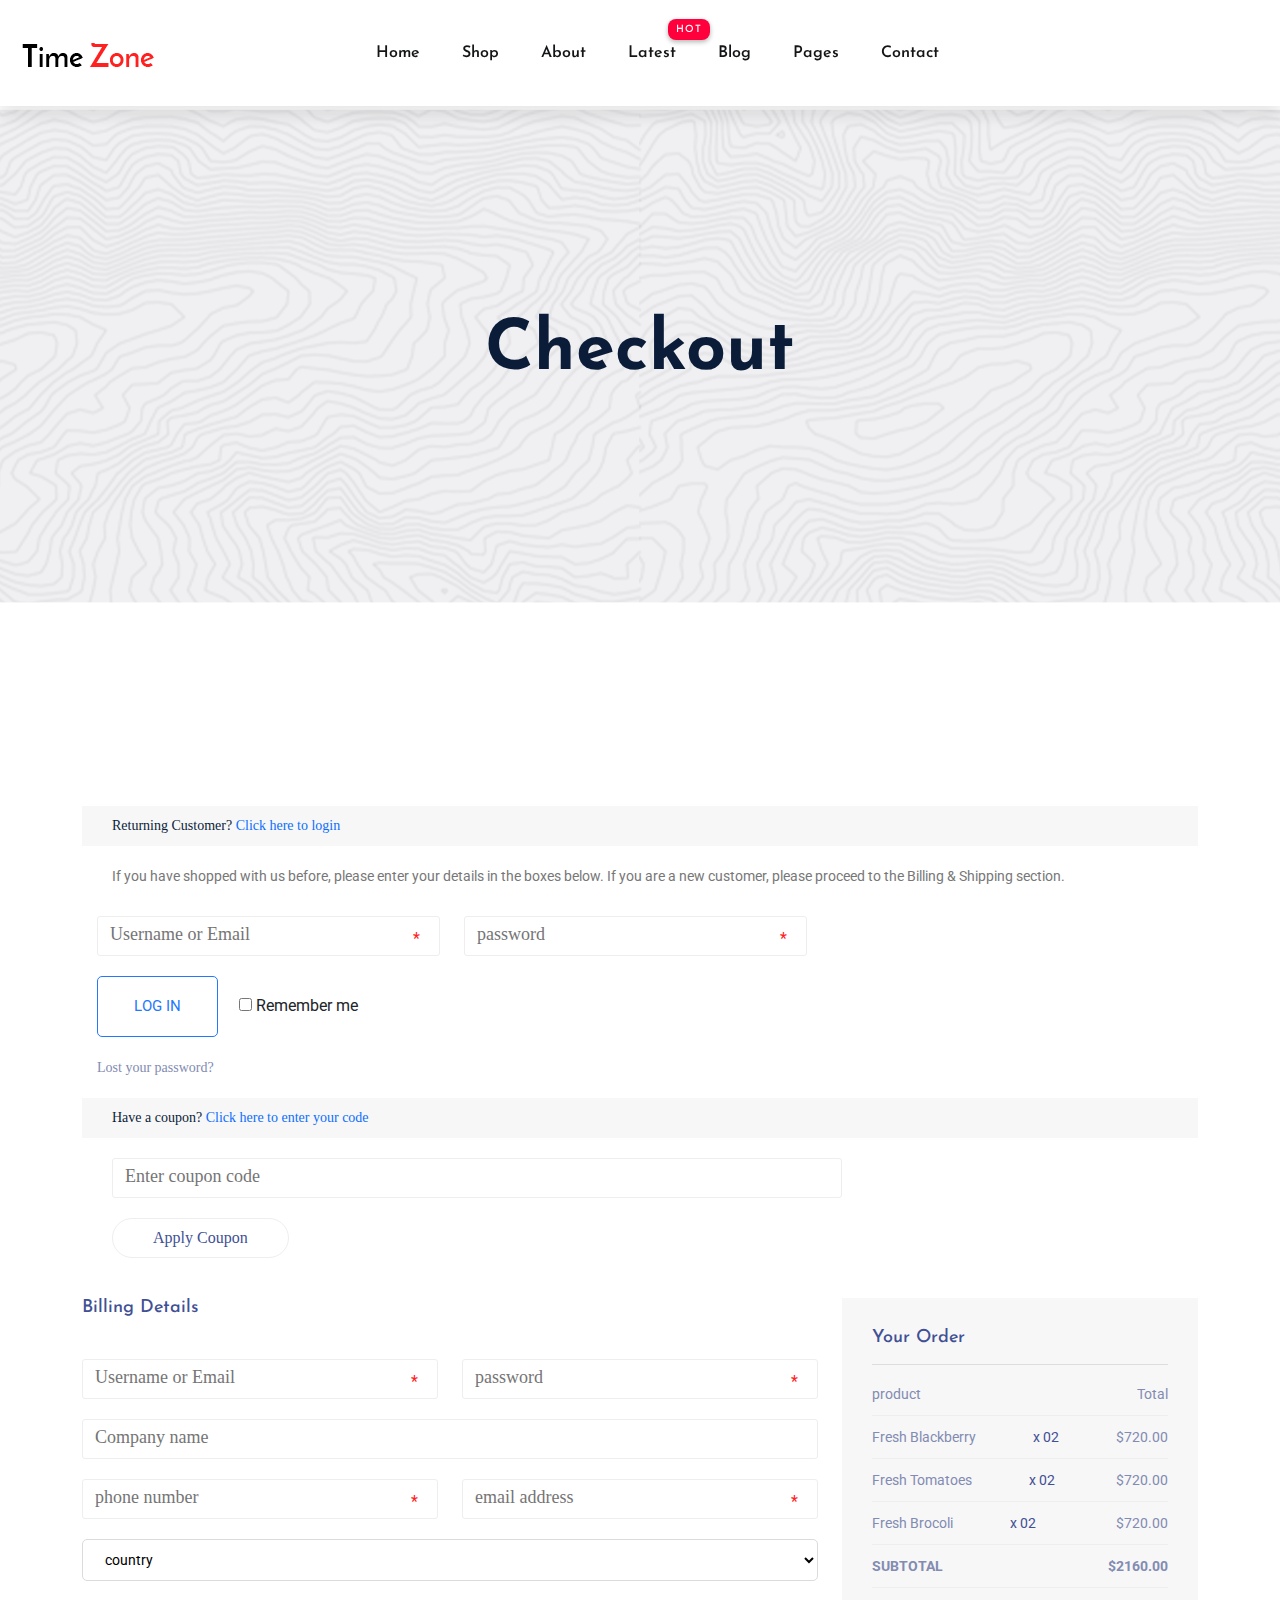
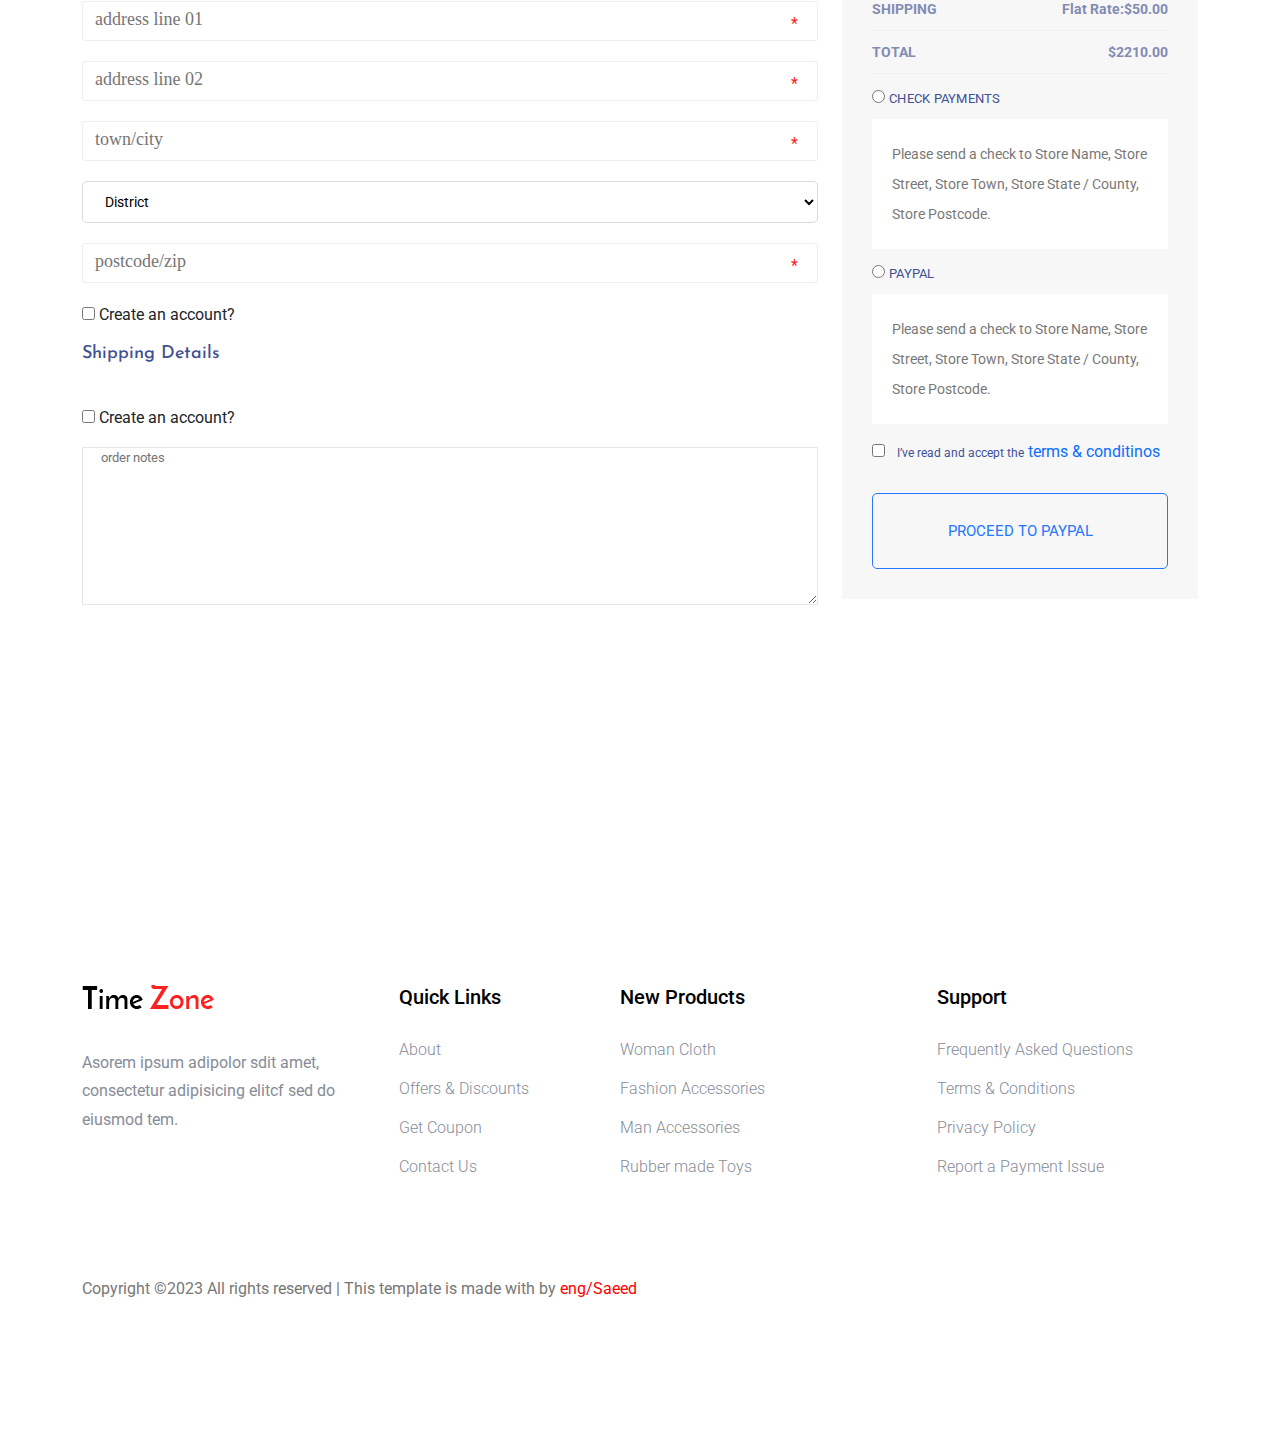
<file: product_checkout.html>
<!DOCTYPE html>
<html lang="en">

<head>
    <meta charset="UTF-8">
    <meta name="viewport" content="width=device-width, initial-scale=1.0">
    <meta name="description" content="">
    <meta name="keywords" content="">
    <title>Checkout</title>
        <!-- favicon -->
        <link rel="shortcut icon" href="img/favicon.ico" type="image/x-icon">
    <!-- font awesome -->
    <link rel="stylesheet" href="https://cdnjs.cloudflare.com/ajax/libs/font-awesome/6.4.0/css/all.min.css"
        integrity="sha512-iecdLmaskl7CVkqkXNQ/ZH/XLlvWZOJyj7Yy7tcenmpD1ypASozpmT/E0iPtmFIB46ZmdtAc9eNBvH0H/ZpiBw=="
        crossorigin="anonymous" referrerpolicy="no-referrer" />
    <!-- google font -->
    <link
        href="https://fonts.googleapis.com/css?family=Roboto:100,100italic,300,300italic,regular,italic,500,500italic,700,700italic,900,900italic"
        rel="stylesheet" />
    <link
        href="https://fonts.googleapis.com/css?family=Josefin+Sans:100,200,300,regular,500,600,700,100italic,200italic,300italic,italic,500italic,600italic,700italic"
        rel="stylesheet" />
    <!-- bootstrap -->
    <link rel="stylesheet" href="css/vendor/bootstrap.min.css">
    <!-- css -->
    <link rel="stylesheet" href="css/style.css">
</head>

<body>
    <header class="header ">

        <nav class="navbar navbar-expand-lg p-0">
            <div class="container-fluid">
                <a class="navbar-brand" href="#">
                    <img src="img/logo.png" alt="">
                </a>

                <button class="navbar-toggler" type="button" data-bs-toggle="collapse"
                    data-bs-target="#navbarSupportedContent" aria-controls="navbarSupportedContent"
                    aria-expanded="false" aria-label="Toggle navigation">
                    <span class="navbar-toggler-icon"></span>
                </button>
                <div class="collapse navbar-collapse" id="navbarSupportedContent">
                    <ul class="navbar-nav m-auto mb-2 mb-lg-0">
                        <li class="nav-item">
                            <a class="nav-link active" aria-current="page" href="index.html">Home</a>
                        </li>
                        <li class="nav-item">
                            <a class="nav-link" href="shop.html">Shop</a>
                        </li>
                        <li class="nav-item">
                            <a class="nav-link" href="about.html">About</a>
                        </li>
                        <li class="nav-item dropdown">
                            <a class="nav-link  hot" href="#" role="button" data-bs-toggle="dropdown"
                                aria-expanded="false">
                                Latest
                            </a>
                            <ul class="dropdown-menu">
                                <li><a class="dropdown-item" href="shop.html">Product List</a></li>
                                <li><a class="dropdown-item" href="product_details.html">Product Details</a></li>
                            </ul>
                        </li>
                        <li class="nav-item dropdown">
                            <a class="nav-link " href="#" role="button" data-bs-toggle="dropdown" aria-expanded="false">
                                Blog
                            </a>
                            <ul class="dropdown-menu">
                                <li><a class="dropdown-item" href="blog.html">Blog</a></li>
                                <li><a class="dropdown-item" href="blog_details.html">Blog Details</a></li>
                            </ul>
                        </li>
                        <li class="nav-item dropdown">
                            <a class="nav-link " href="#" role="button" data-bs-toggle="dropdown" aria-expanded="false">
                                Pages
                            </a>
                            <ul class="dropdown-menu">
                                <li><a class="dropdown-item" href="login.html">Login</a></li>
                                <li><a class="dropdown-item" href="#">Cart</a></li>
                                <li><a class="dropdown-item" href="#">Element</a></li>
                                <li><a class="dropdown-item" href="#">Confirmation</a></li>
                                <li><a class="dropdown-item" href="product_checkout.html">Product Checkout</a></li>
                            </ul>
                        </li>
                        <li class="nav-item">
                            <a class="nav-link" href="contact.html">Contact</a>
                        </li>
                    </ul>
                    <div class="social">
                        <i class="fa fa-search"></i>
                        <i class="fa-regular fa-user" aria-hidden="true"></i>
                        <i class="fa fa-cart-shopping"></i>
                    </div>
                </div>
            </div>
        </nav>
    </header>
    <!-- start head title -->
    <section class="main-head d-flex align-items-center">
        <div class="container ">
            <div class="row justify-content-center">
                <h1 class="text-center">Checkout</h1>
            </div>
        </div>
    </section>
    <!-- start checkout area -->
    <section class="checkout-area">
        <div class="container">
            <div class="returning-customer">
                <div class="check-title">
                    <h3>Returning Customer? <a href="">Click here to login</a></h3>
                </div>
                <p>If you have shopped with us before, please enter your details in the boxes below. If you are a new
                    customer, please proceed to the Billing & Shipping section.</p>
                <form action="#">
                    <div class="row">
                        <div class="col-md-6">
                            <input type="text" class="required" name="Username" placeholder="Username or Email"
                                id="Username">
                            <span></span>
                        </div>
                        <div class="col-md-6">
                            <input type="password" class="required" name="password" placeholder="password"
                                id="password">
                            <span></span>
                        </div>
                        <div class="col-md-12">
                            <button type="submit">LOG IN</button>
                            <input type="checkbox" class="h-auto w-auto" name="remember" id="remember">
                            <label for="remember">Remember me</label>
                        </div>
                        <a href="#">Lost your password?</a>
                    </div>
                </form>
            </div>
            <div class="coupon">
                <div class="check-title">
                    <h3>Have a coupon? <a href="">Click here to enter your code</a></h3>
                </div>
                <input type="text" name="coupon" id="coupon" placeholder="Enter coupon code">
                <a href="#" class="apply-coupon">Apply coupon</a>
            </div>
            <div class="row">
                <div class="col-lg-8">
                    <div class="create-account">
                        <h3>Billing Details</h3>
                        <form action="#">
                            <div class="row">
                                <div class="col-md-6">
                                    <input type="text" class="required" name="Username" placeholder="Username or Email"
                                        id="Username">
                                    <span></span>
                                </div>
                                <div class="col-md-6">
                                    <input type="password" class="required" name="password" placeholder="password"
                                        id="password">
                                    <span></span>
                                </div>
                                <div class="col-md-12">
                                    <input type="text" name="Company" placeholder="Company name" id="Company">
                                </div>
                                <div class="col-md-6">
                                    <input type="text" class="required" name="phone" placeholder="phone number"
                                        id="phone">
                                    <span></span>
                                </div>
                                <div class="col-md-6">
                                    <input type="password" class="required" name="Email" placeholder="email address"
                                        id="Email">
                                    <span></span>
                                </div>
                                <div class="col-md-12">
                                    <select name="country" id="country" class="w-100">
                                        <option value="">country</option>
                                        <option value="">country</option>
                                        <option value="">country</option>
                                    </select>
                                </div>
                                <div class="col-md-12">
                                    <input type="text" class="required" name="address" placeholder="address line 01"
                                        id="address">
                                    <span></span>
                                </div>
                                <div class="col-md-12">
                                    <input type="text" class="required" name="address" placeholder="address line 02"
                                        id="address">
                                    <span></span>
                                </div>
                                <div class="col-md-12">
                                    <input type="text" class="required" name="city" placeholder="town/city" id="city">
                                    <span></span>
                                </div>
                                <div class="col-md-12">
                                    <select name="country" id="country" class="w-100">
                                        <option value="">District</option>
                                        <option value="">District</option>
                                        <option value="">District</option>
                                    </select>
                                </div>
                                <div class="col-md-12">
                                    <input type="text" class="required" name="postcode" placeholder="postcode/zip"
                                        id="postcode">
                                    <span></span>
                                </div>
                            </div>
                            <input type="checkbox" class="w-auto h-auto mb-4" name="Create" id="Create">
                            <label for="Create">Create an account?</label>
                            <h3>Shipping Details</h3>
                            <input type="checkbox" class="w-auto h-auto mb-4" name="Create" id="Create">
                            <label for="Create">Create an account?</label>
                            <textarea name="order-notes" placeholder="order notes" class="d-block w-100"
                                id="order-notes" cols="30" rows="8"></textarea>
                        </form>
                    </div>

                </div>
                <div class="col-lg-4">
                    <div class="order-box">
                        <h3>Your Order</h3>
                        <div class="list">
                            <ul>
                                <li>product <span class="end">Total</span></li>
                                <li>Fresh Blackberry <span class="center">x 02</span> <span class="end">$720.00</span>
                                </li>
                                <li>Fresh Tomatoes <span class="center">x 02</span> <span class="end">$720.00</span>
                                </li>
                                <li>Fresh Brocoli <span class="center">x 02</span> <span class="end">$720.00</span></li>
                                <li class="fw-bold">SUBTOTAL <span class="end">$2160.00</span></li>
                                <li class="fw-bold">SHIPPING <span class="end">Flat Rate:$50.00</span></li>
                                <li class="fw-bold">TOTAL <span class="end">$2210.00</span></li>
                            </ul>
                        </div>
                        <div class="payment">
                            <input type="radio" class="h-auto w-auto my-3" name="selector" id="opt-1">
                            <label for="opt-1">Check payments</label>
                            <p>Please send a check to Store Name, Store Street, Store Town,
                                Store State / County, Store Postcode.</p>
                        </div>
                        <div class="payment">
                            <input type="radio" class="h-auto w-auto my-3" name="selector" id="opt-2">
                            <label for="opt-2">PAYPAL</label>
                            <p>Please send a check to Store Name, Store Street, Store Town,
                                Store State / County, Store Postcode.</p>
                        </div>
                        <div class="accept-rules my-3">
                            <input type="checkbox" name="accept" id="accept" class="w-auto h-auto me-2">
                            <label for="accept">I’ve read and accept the</label>
                            <a href="#">terms & conditinos</a>
                        </div>
                        <a href="" class="btn"> proceed to paypal</a>
                    </div>
                </div>
            </div>
        </div>
    </section>



    <!-- start footer -->
    <footer>
        <div class="container">
            <div class="row justify-content-between">
                <div class="col-xl-3 col-lg-3 col-md-5 col-sm-6">
                    <div class="footer-caption">
                        <div class="footer-logo">
                            <img src="img/logo2_footer.png" alt="">
                        </div>
                        <p>Asorem ipsum adipolor sdit amet, consectetur adipisicing elitcf sed do eiusmod tem.</p>
                    </div>
                </div>
                <div class="col-xl-2 col-lg-3 col-md-3 col-sm-5">
                    <div class="links">
                        <h3>Quick Links</h3>
                        <ul>
                            <li class="li">About</li>
                            <li class="li">Offers & Discounts</li>
                            <li class="li">Get Coupon</li>
                            <li class="li">Contact Us</li>
                        </ul>
                    </div>
                </div>
                <div class="col-xl-3 col-lg-3 col-md-4 col-sm-7">
                    <div class="links">
                        <h3>New Products</h3>
                        <ul>
                            <li class="li">Woman Cloth</li>
                            <li class="li">Fashion Accessories</li>
                            <li class="li">Man Accessories</li>
                            <li class="li">Rubber made Toys</li>
                        </ul>
                    </div>
                </div>
                <div class="col-xl-3 col-lg-3 col-md-5 col-sm-7">
                    <div class="links">
                        <h3>Support</h3>
                        <ul>
                            <li class="li">Frequently Asked Questions</li>
                            <li class="li">Terms & Conditions</li>
                            <li class="li">Privacy Policy</li>
                            <li class="li">Report a Payment Issue</li>
                        </ul>
                    </div>
                </div>
            </div>
            <div class="copyright">
                <div class="row justify-content-between">
                    <div class="col-xl-7 col-lg-8 col-md-7">
                        <p>Copyright ©2023 All rights reserved | This template is made with <i class="fa fa-heart"></i>
                            by <span>eng/Saeed</span></p>
                    </div>
                    <div class="col-xl-5 col-lg-4 col-md-5 text-end">
                        <div class="social-icon">
                            <i class="fa-brands fa-twitter"></i>
                            <i class="fa-brands fa-facebook-f"></i>
                            <i class="fa-brands fa-behance"></i>
                            <i class="fa-solid fa-globe"></i>
                        </div>
                    </div>
                </div>
            </div>
        </div>
    </footer>


    <button class="btn-to-up"><i class="fa-solid fa-turn-up"></i></button>

    <!-- js bootstrap -->
    <script src="js/vendor/bootstrap.bundle.min.js"></script>
    <!-- js file -->
    <script src="js/app.js"></script>
</body>

</html>
</file>
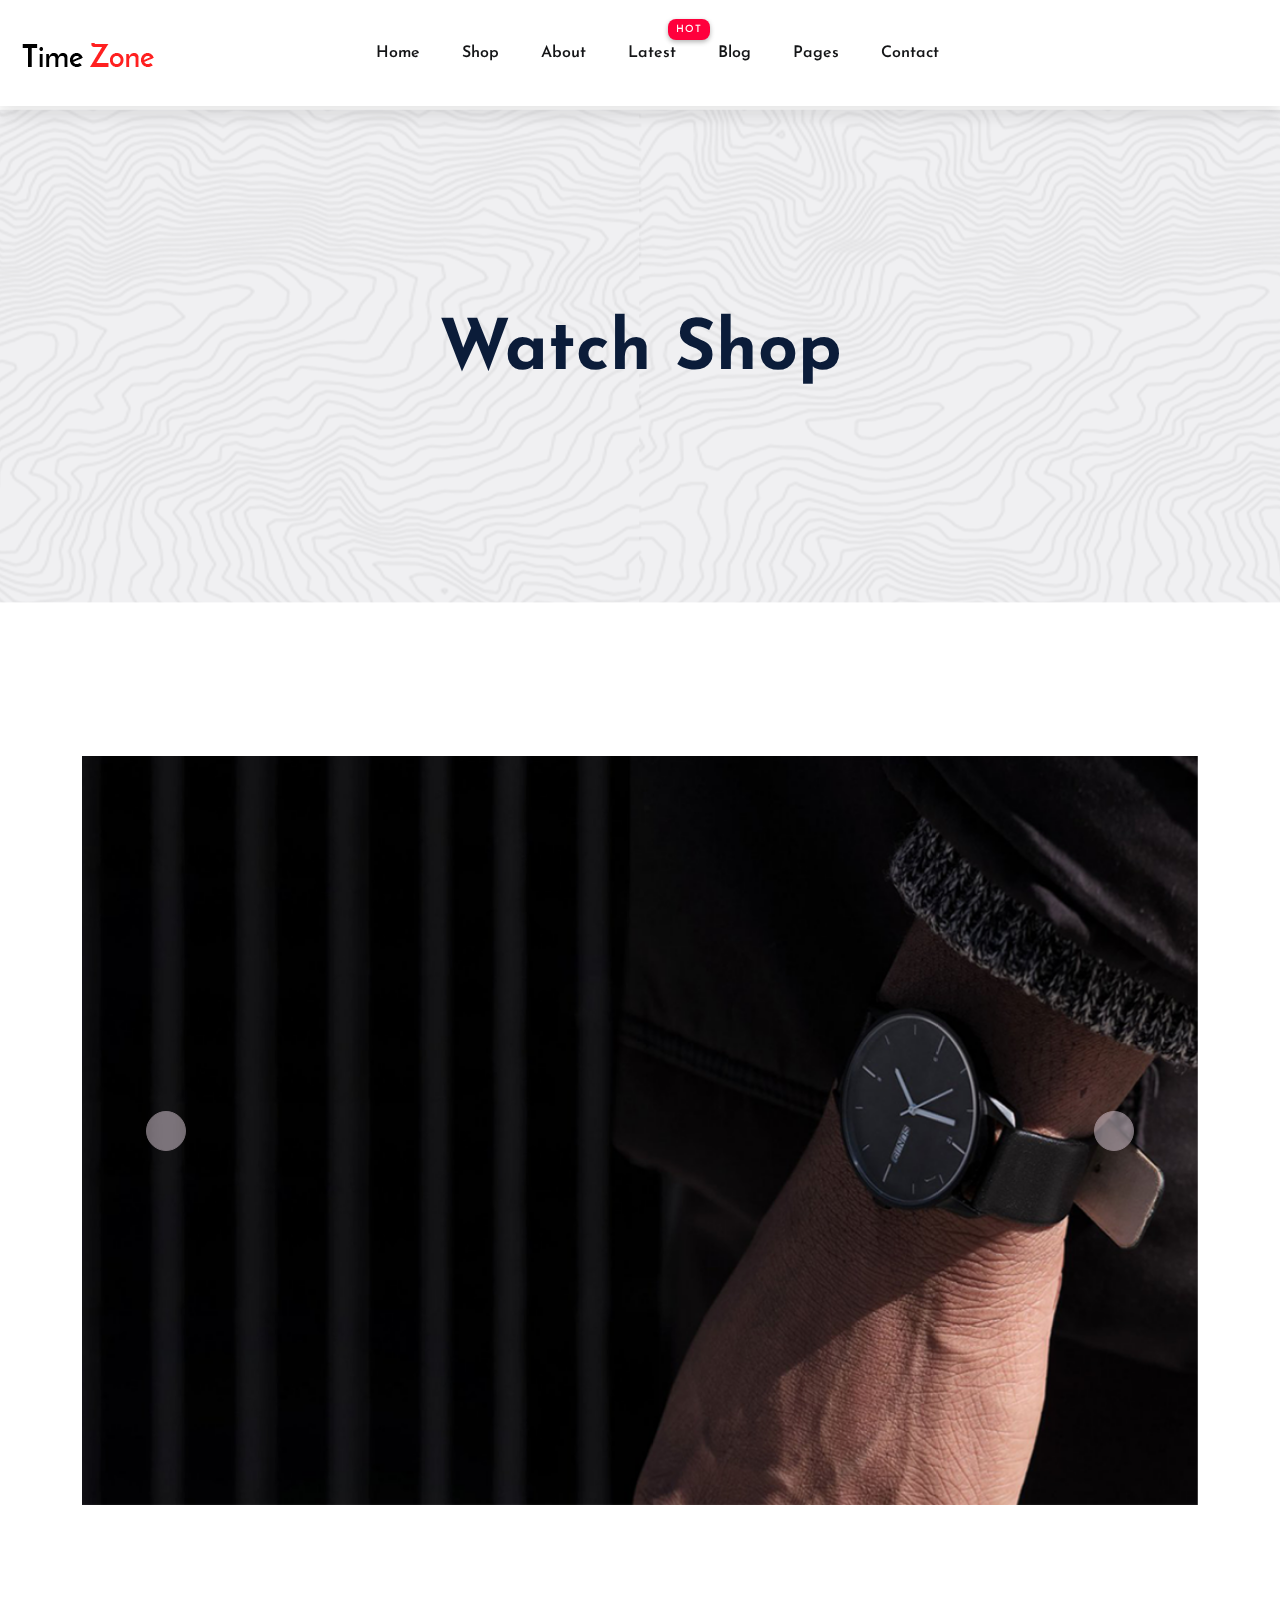
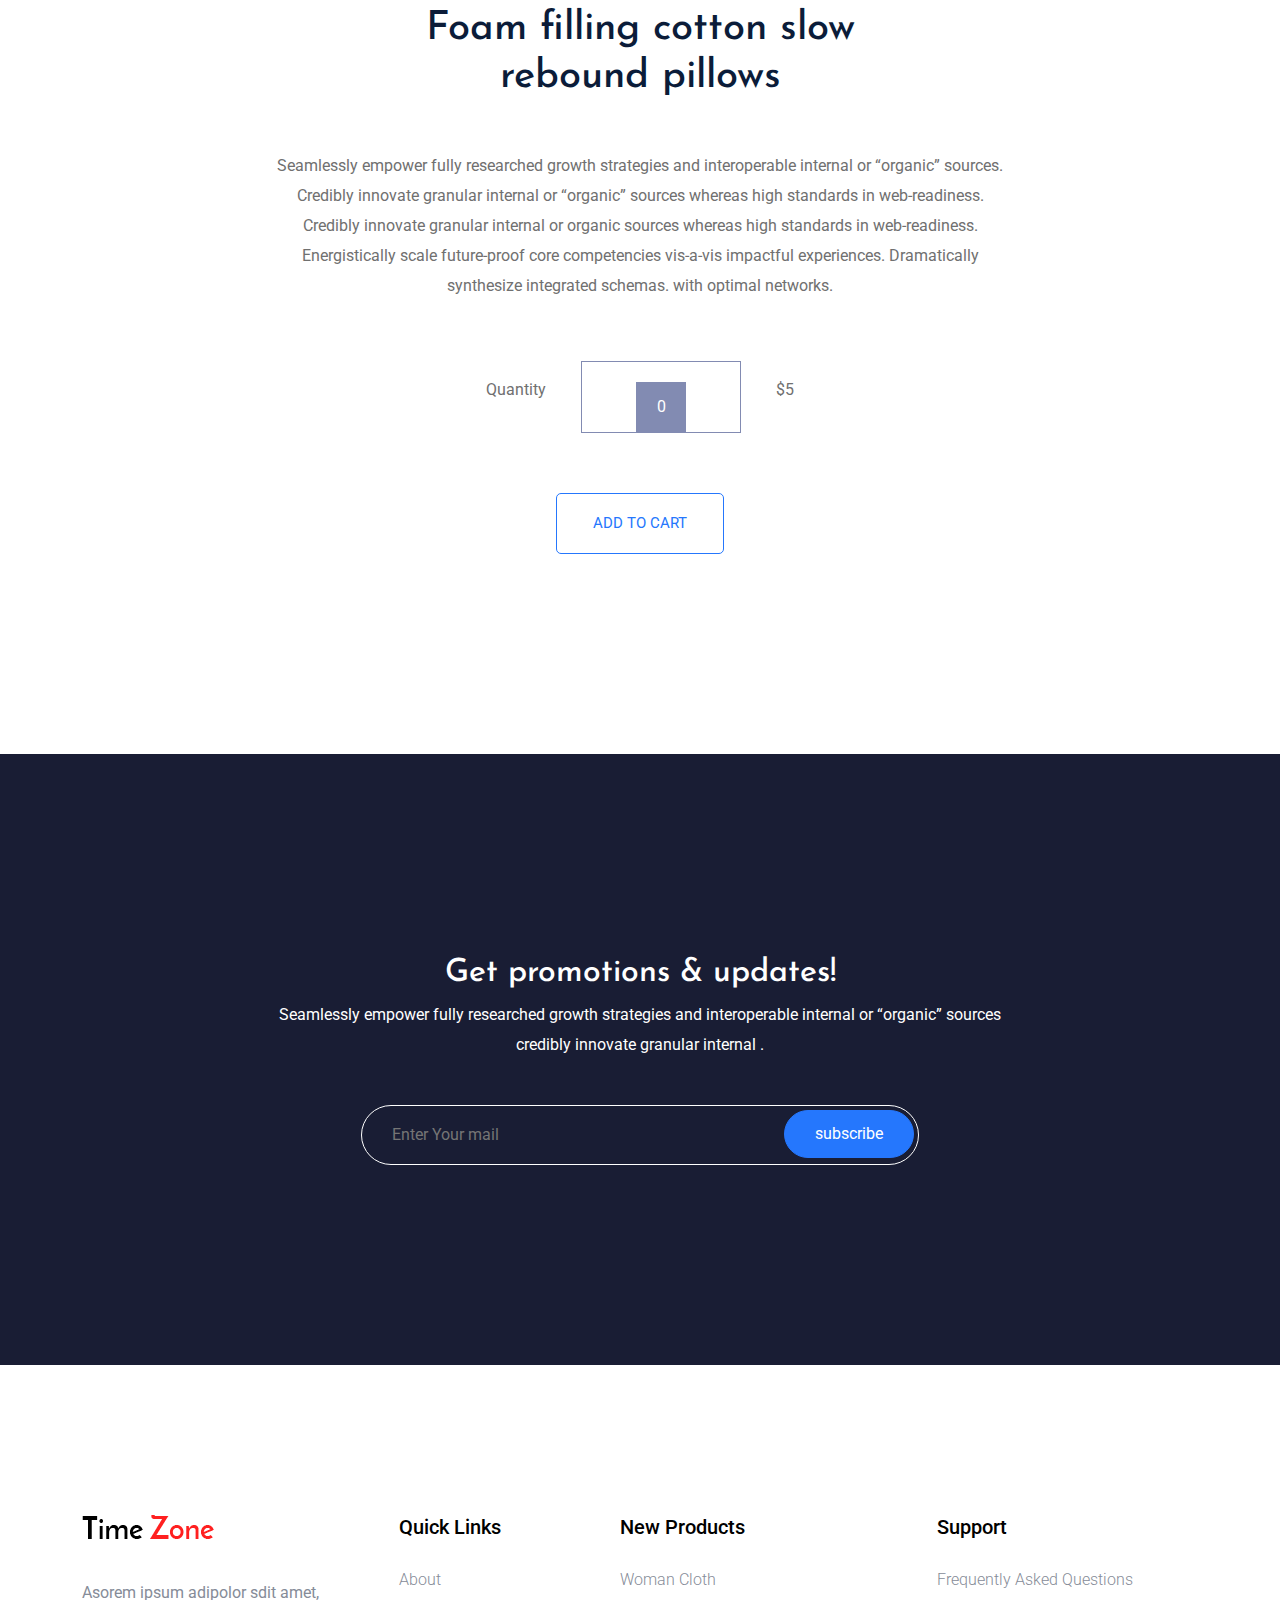
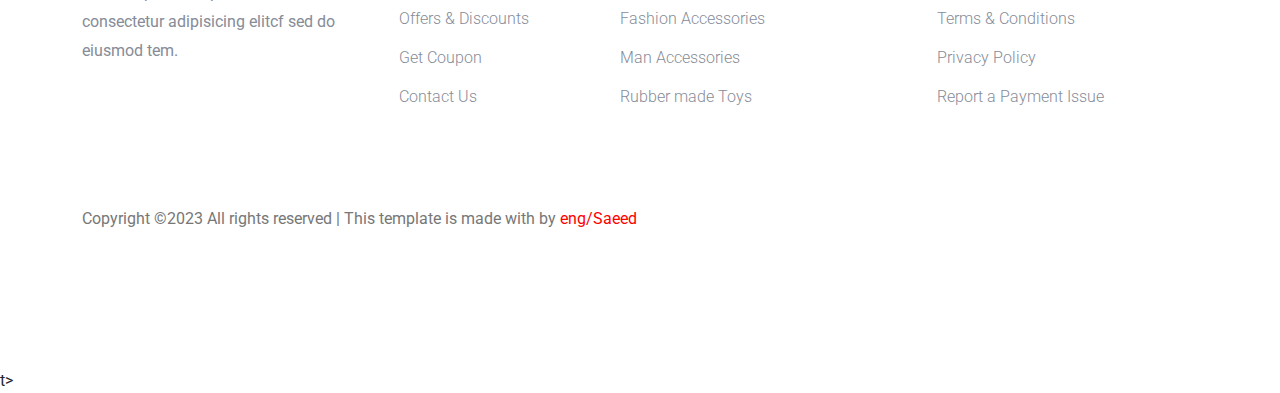
<file: product_details.html>
<!DOCTYPE html>
<html lang="en">

<head>
    <meta charset="UTF-8">
    <meta name="viewport" content="width=device-width, initial-scale=1.0">
    <meta name="description" content="">
    <meta name="keywords" content="">
    <title>Shop</title>
        <!-- favicon -->
        <link rel="shortcut icon" href="img/favicon.ico" type="image/x-icon">
    <!-- font awesome -->
    <link rel="stylesheet" href="https://cdnjs.cloudflare.com/ajax/libs/font-awesome/6.4.0/css/all.min.css"
        integrity="sha512-iecdLmaskl7CVkqkXNQ/ZH/XLlvWZOJyj7Yy7tcenmpD1ypASozpmT/E0iPtmFIB46ZmdtAc9eNBvH0H/ZpiBw=="
        crossorigin="anonymous" referrerpolicy="no-referrer" />
    <!-- google font -->
    <link
        href="https://fonts.googleapis.com/css?family=Roboto:100,100italic,300,300italic,regular,italic,500,500italic,700,700italic,900,900italic"
        rel="stylesheet" />
    <link
        href="https://fonts.googleapis.com/css?family=Josefin+Sans:100,200,300,regular,500,600,700,100italic,200italic,300italic,italic,500italic,600italic,700italic"
        rel="stylesheet" />
    <!-- bootstrap -->
    <link rel="stylesheet" href="css/vendor/bootstrap.min.css">
    <!-- css -->
    <link rel="stylesheet" href="css/style.css">
</head>

<body>
    <header class="header ">

        <nav class="navbar navbar-expand-lg p-0">
            <div class="container-fluid">
                <a class="navbar-brand" href="#">
                    <img src="img/logo.png" alt="">
                </a>

                <button class="navbar-toggler" type="button" data-bs-toggle="collapse"
                    data-bs-target="#navbarSupportedContent" aria-controls="navbarSupportedContent"
                    aria-expanded="false" aria-label="Toggle navigation">
                    <span class="navbar-toggler-icon"></span>
                </button>
                <div class="collapse navbar-collapse" id="navbarSupportedContent">
                    <ul class="navbar-nav m-auto mb-2 mb-lg-0">
                        <li class="nav-item">
                            <a class="nav-link active" aria-current="page" href="index.html">Home</a>
                        </li>
                        <li class="nav-item">
                            <a class="nav-link" href="shop.html">Shop</a>
                        </li>
                        <li class="nav-item">
                            <a class="nav-link" href="about.html">About</a>
                        </li>
                        <li class="nav-item dropdown">
                            <a class="nav-link  hot" href="#" role="button" data-bs-toggle="dropdown"
                                aria-expanded="false">
                                Latest
                            </a>
                            <ul class="dropdown-menu">
                                <li><a class="dropdown-item" href="shop.html">Product List</a></li>
                                <li><a class="dropdown-item" href="product_details.html">Product Details</a></li>
                            </ul>
                        </li>
                        <li class="nav-item dropdown">
                            <a class="nav-link " href="#" role="button" data-bs-toggle="dropdown" aria-expanded="false">
                                Blog
                            </a>
                            <ul class="dropdown-menu">
                                <li><a class="dropdown-item" href="blog.html">Blog</a></li>
                                <li><a class="dropdown-item" href="blog_details.html">Blog Details</a></li>
                            </ul>
                        </li>
                        <li class="nav-item dropdown">
                            <a class="nav-link " href="#" role="button" data-bs-toggle="dropdown" aria-expanded="false">
                                Pages
                            </a>
                            <ul class="dropdown-menu">
                                <li><a class="dropdown-item" href="login.html">Login</a></li>
                                <li><a class="dropdown-item" href="#">Cart</a></li>
                                <li><a class="dropdown-item" href="#">Element</a></li>
                                <li><a class="dropdown-item" href="#">Confirmation</a></li>
                                <li><a class="dropdown-item" href="product_checkout.html">Product Checkout</a></li>
                            </ul>
                        </li>
                        <li class="nav-item">
                            <a class="nav-link" href="contact.html">Contact</a>
                        </li>
                    </ul>
                    <div class="social">
                        <i class="fa fa-search"></i>
                        <i class="fa-regular fa-user" aria-hidden="true"></i>
                        <i class="fa fa-cart-shopping"></i>
                    </div>
                </div>
            </div>
        </nav>
    </header>
    <!-- start head title -->
    <section class="main-head d-flex align-items-center">
        <div class="container ">
            <div class="row justify-content-center">
                <h1 class="text-center">Watch Shop</h1>
            </div>
        </div>
    </section>
    <!-- start carousel section -->
    <section class="product-image">
        <div class="container">
            <div class="carousel">
                <div id="carouselExample" class="carousel slide">
                    <div class="carousel-inner">
                        <div class="carousel-item active">
                            <img src="img/gallery01.png" class="d-block w-100" alt="...">
                        </div>
                        <div class="carousel-item">
                            <img src="img/gallery1.png" class="d-block w-100" alt="...">
                        </div>
                    </div>
                    <button class="carousel-control-prev" type="button" data-bs-target="#carouselExample"
                        data-bs-slide="prev">
                        <i class="fa-solid fa-angle-left ico"></i>
                        <span class="visually-hidden">Previous</span>
                    </button>
                    <button class="carousel-control-next" type="button" data-bs-target="#carouselExample"
                        data-bs-slide="next">
                        <i class="fa-solid fa-angle-right ico"></i>
                        <span class="visually-hidden">Next</span>
                    </button>
                </div>
            </div>
            <div class="details-prod">
                <div class="col-lg-8 m-auto text-center">
                    <h3>Foam filling cotton slow <br> rebound pillows</h3>
                    <p>Seamlessly empower fully researched growth strategies and interoperable internal or “organic”
                        sources. Credibly innovate granular internal or “organic” sources whereas high standards in
                        web-readiness. Credibly innovate granular internal or organic sources whereas high standards in
                        web-readiness. Energistically scale future-proof core competencies vis-a-vis impactful
                        experiences. Dramatically synthesize integrated schemas. with optimal networks.</p>
                    <div class="add-to-cart">
                        <div class="count-area d-flex align-items-center justify-content-center">
                            <p>Quantity</p>
                            <div class="count">
                                <button><i class="fa fa-minus"></i></button>
                                <input type="text" value="0" name="count-product" id="count-product">
                                <button><i class="fa fa-plus"></i></button>
                            </div>
                            <p>$5</p>
                        </div>
                        <a href="" class="btn-add-to-cart">add to cart</a>
                    </div>
                </div>
            </div>
        </div>
    </section>
    <!-- start subscribe section -->
    <section class="subscribe text-center">
        <div class="container">
            <div class="row justify-content-center">
                <div class="col-lg-8">
                    <h2>Get promotions & updates!</h2>
                    <p>Seamlessly empower fully researched growth strategies and interoperable internal or “organic”
                        sources credibly innovate granular internal .</p>
                    <form action="">
                        <input type="email" name="email" id="email" placeholder="Enter Your mail">
                        <input type="submit" value="subscribe">
                    </form>
                </div>
            </div>
        </div>
    </section>



    <!-- start footer -->
    <footer>
        <div class="container">
            <div class="row justify-content-between">
                <div class="col-xl-3 col-lg-3 col-md-5 col-sm-6">
                    <div class="footer-caption">
                        <div class="footer-logo">
                            <img src="img/logo2_footer.png" alt="">
                        </div>
                        <p>Asorem ipsum adipolor sdit amet, consectetur adipisicing elitcf sed do eiusmod tem.</p>
                    </div>
                </div>
                <div class="col-xl-2 col-lg-3 col-md-3 col-sm-5">
                    <div class="links">
                        <h3>Quick Links</h3>
                        <ul>
                            <li class="li">About</li>
                            <li class="li">Offers & Discounts</li>
                            <li class="li">Get Coupon</li>
                            <li class="li">Contact Us</li>
                        </ul>
                    </div>
                </div>
                <div class="col-xl-3 col-lg-3 col-md-4 col-sm-7">
                    <div class="links">
                        <h3>New Products</h3>
                        <ul>
                            <li class="li">Woman Cloth</li>
                            <li class="li">Fashion Accessories</li>
                            <li class="li">Man Accessories</li>
                            <li class="li">Rubber made Toys</li>
                        </ul>
                    </div>
                </div>
                <div class="col-xl-3 col-lg-3 col-md-5 col-sm-7">
                    <div class="links">
                        <h3>Support</h3>
                        <ul>
                            <li class="li">Frequently Asked Questions</li>
                            <li class="li">Terms & Conditions</li>
                            <li class="li">Privacy Policy</li>
                            <li class="li">Report a Payment Issue</li>
                        </ul>
                    </div>
                </div>
            </div>
            <div class="copyright">
                <div class="row justify-content-between">
                    <div class="col-xl-7 col-lg-8 col-md-7">
                        <p>Copyright ©2023 All rights reserved | This template is made with <i class="fa fa-heart"></i>
                            by <span>eng/Saeed</span></p>
                    </div>
                    <div class="col-xl-5 col-lg-4 col-md-5 text-end">
                        <div class="social-icon">
                            <i class="fa-brands fa-twitter"></i>
                            <i class="fa-brands fa-facebook-f"></i>
                            <i class="fa-brands fa-behance"></i>
                            <i class="fa-solid fa-globe"></i>
                        </div>
                    </div>
                </div>
            </div>
        </div>
    </footer>


    <button class="btn-to-up"><i class="fa-solid fa-turn-up"></i></button>

    <!-- js bootstrap -->
    <script src="js/vendor/bootstrap.bundle.min.js"></script>
    <!-- js file -->
    <script src="js/app.js"></script>t>
</body>

</html>
</file>
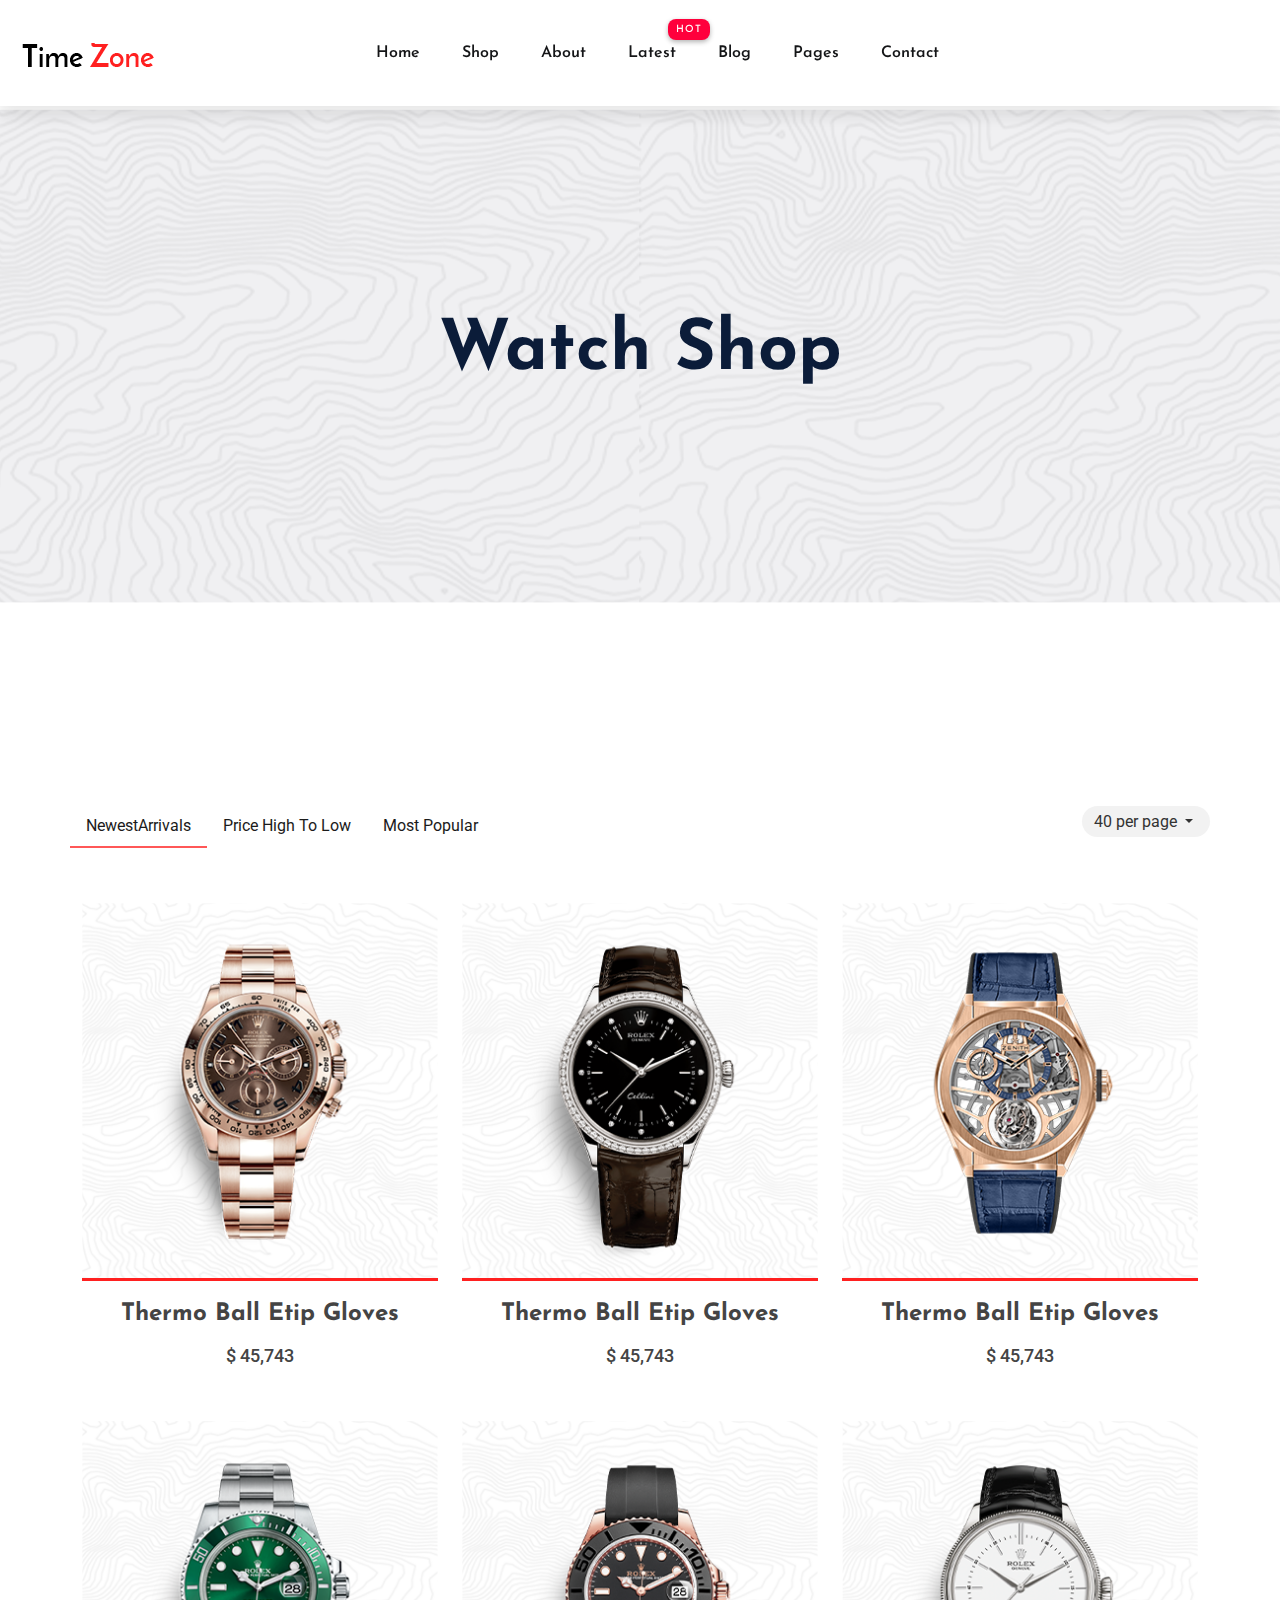
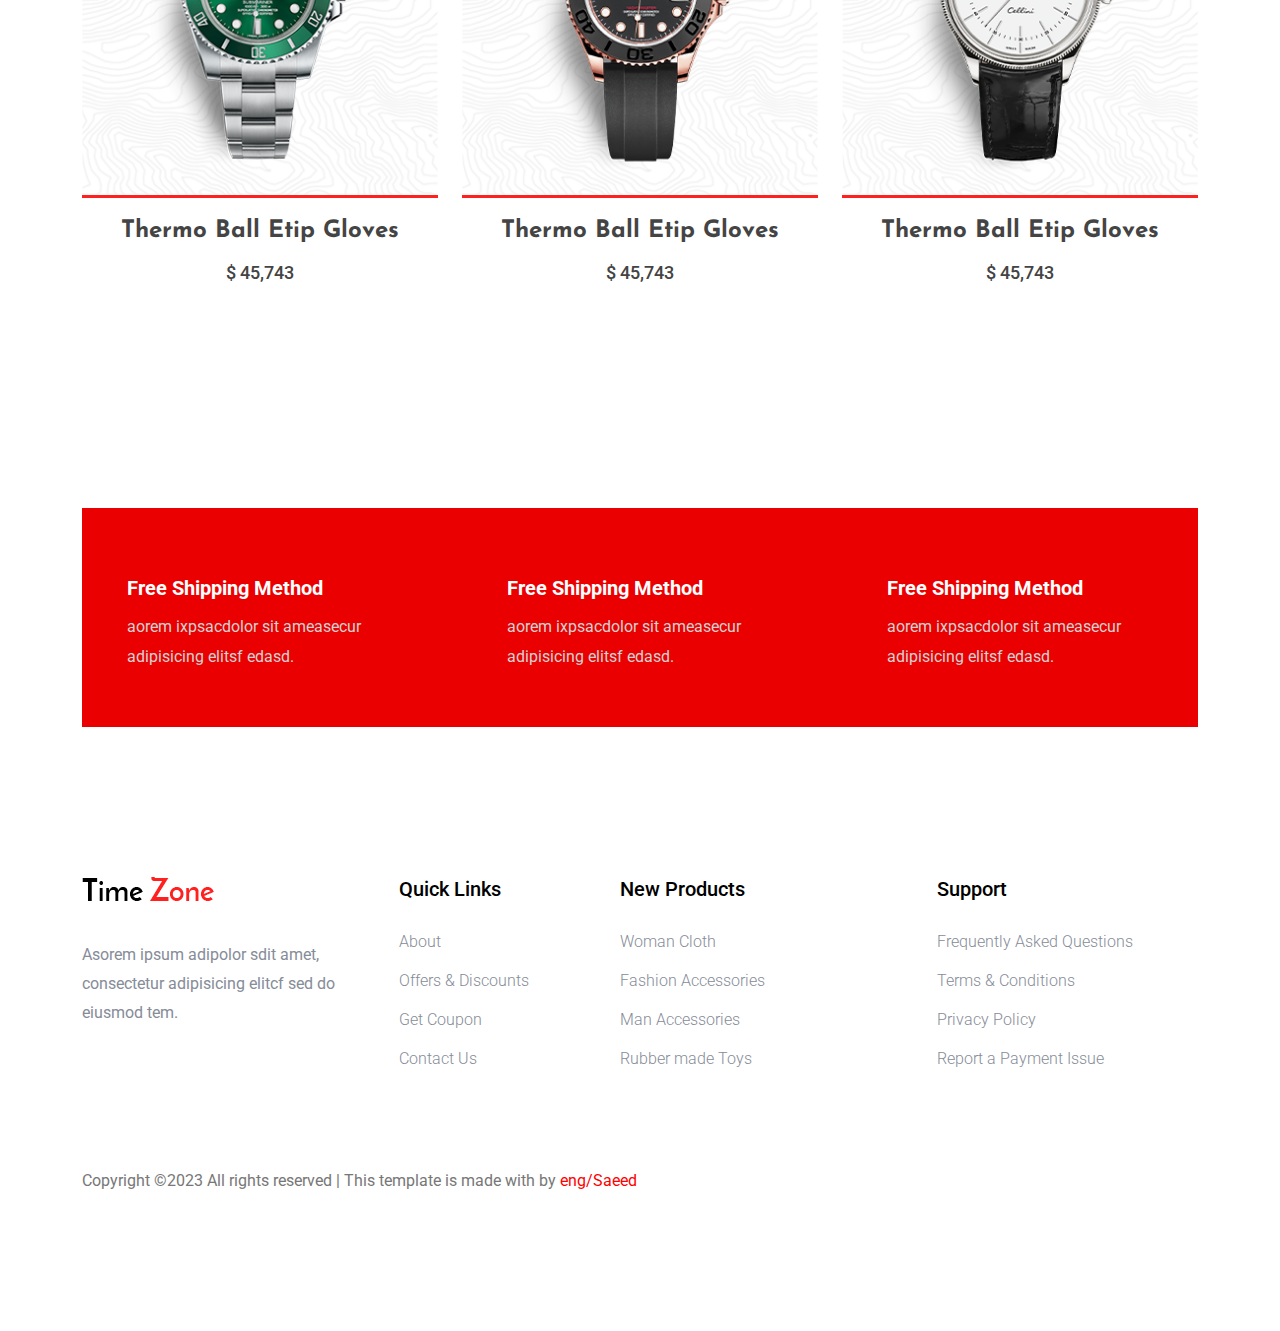
<file: shop.html>
<!DOCTYPE html>
<html lang="en">

<head>
    <meta charset="UTF-8">
    <meta name="viewport" content="width=device-width, initial-scale=1.0">
    <meta name="description" content="">
    <meta name="keywords" content="">
    <title>Shop</title>
        <!-- favicon -->
        <link rel="shortcut icon" href="img/favicon.ico" type="image/x-icon">
    <!-- font awesome -->
    <link rel="stylesheet" href="https://cdnjs.cloudflare.com/ajax/libs/font-awesome/6.4.0/css/all.min.css"
        integrity="sha512-iecdLmaskl7CVkqkXNQ/ZH/XLlvWZOJyj7Yy7tcenmpD1ypASozpmT/E0iPtmFIB46ZmdtAc9eNBvH0H/ZpiBw=="
        crossorigin="anonymous" referrerpolicy="no-referrer" />
    <!-- google font -->
    <link
        href="https://fonts.googleapis.com/css?family=Roboto:100,100italic,300,300italic,regular,italic,500,500italic,700,700italic,900,900italic"
        rel="stylesheet" />
    <link
        href="https://fonts.googleapis.com/css?family=Josefin+Sans:100,200,300,regular,500,600,700,100italic,200italic,300italic,italic,500italic,600italic,700italic"
        rel="stylesheet" />
    <!-- bootstrap -->
    <link rel="stylesheet" href="css/vendor/bootstrap.min.css">
    <!-- css -->
    <link rel="stylesheet" href="css/style.css">
</head>

<body>
    <header class="header ">

        <nav class="navbar navbar-expand-lg p-0">
            <div class="container-fluid">
                <a class="navbar-brand" href="#">
                    <img src="img/logo.png" alt="">
                </a>

                <button class="navbar-toggler" type="button" data-bs-toggle="collapse"
                    data-bs-target="#navbarSupportedContent" aria-controls="navbarSupportedContent"
                    aria-expanded="false" aria-label="Toggle navigation">
                    <span class="navbar-toggler-icon"></span>
                </button>
                <div class="collapse navbar-collapse" id="navbarSupportedContent">
                    <ul class="navbar-nav m-auto mb-2 mb-lg-0">
                        <li class="nav-item">
                            <a class="nav-link active" aria-current="page" href="index.html">Home</a>
                        </li>
                        <li class="nav-item">
                            <a class="nav-link" href="shop.html">Shop</a>
                        </li>
                        <li class="nav-item">
                            <a class="nav-link" href="about.html">About</a>
                        </li>
                        <li class="nav-item dropdown">
                            <a class="nav-link  hot" href="#" role="button" data-bs-toggle="dropdown"
                                aria-expanded="false">
                                Latest
                            </a>
                            <ul class="dropdown-menu">
                                <li><a class="dropdown-item" href="shop.html">Product List</a></li>
                                <li><a class="dropdown-item" href="product_details.html">Product Details</a></li>
                            </ul>
                        </li>
                        <li class="nav-item dropdown">
                            <a class="nav-link " href="#" role="button" data-bs-toggle="dropdown" aria-expanded="false">
                                Blog
                            </a>
                            <ul class="dropdown-menu">
                                <li><a class="dropdown-item" href="blog.html">Blog</a></li>
                                <li><a class="dropdown-item" href="blog_details.html">Blog Details</a></li>
                            </ul>
                        </li>
                        <li class="nav-item dropdown">
                            <a class="nav-link " href="#" role="button" data-bs-toggle="dropdown" aria-expanded="false">
                                Pages
                            </a>
                            <ul class="dropdown-menu">
                                <li><a class="dropdown-item" href="login.html">Login</a></li>
                                <li><a class="dropdown-item" href="#">Cart</a></li>
                                <li><a class="dropdown-item" href="#">Element</a></li>
                                <li><a class="dropdown-item" href="#">Confirmation</a></li>
                                <li><a class="dropdown-item" href="product_checkout.html">Product Checkout</a></li>
                            </ul>
                        </li>
                        <li class="nav-item">
                            <a class="nav-link" href="contact.html">Contact</a>
                        </li>
                    </ul>
                    <div class="social">
                        <i class="fa fa-search"></i>
                        <i class="fa-regular fa-user" aria-hidden="true"></i>
                        <i class="fa fa-cart-shopping"></i>
                    </div>
                </div>
            </div>
        </nav>
    </header>
    <!-- start head title -->
    <section class="main-head d-flex align-items-center">
        <div class="container ">
            <div class="row justify-content-center">
                <h1 class="text-center">Watch Shop</h1>
            </div>
        </div>
    </section>
    <!-- start popular section -->
    <section class="popular section-padding text-center">
        <div class="container ">
            <div class="p-head">
                <div class="row justify-content-between">
                    <ul class="w-auto d-flex nav">
                        <li><a href="" class="active">NewestArrivals</a></li>
                        <li><a href="">Price high to low</a></li>
                        <li><a href="">Most popular</a> </li>
                    </ul>
                    <div class="select-menu w-auto">
                        <div class="nav-item dropdown nav-link dropdown-toggle" role="button" data-bs-toggle="dropdown"
                            aria-expanded="false">
                            40 per page
                            <ul class="dropdown-menu">
                                <li class="dropdown-item">40 per page</li>
                                <li class="dropdown-item">50 per page</li>
                                <li class="dropdown-item">60 per page</li>
                                <li class="dropdown-item">70 per page</li>
                            </ul>
                        </div>
                    </div>
                </div>
            </div>
            <div class="row">
                <div class="col-xl-4 col-lg-4 col-md-6 col-sm-6">
                    <div class="popular-item">
                        <div class="popular-img">
                            <img src="img/popular1.png" alt="">
                            <div class="img-cap">Add to cart</div>
                            <i class="fa-regular fa-heart"></i>
                        </div>
                        <div class="popular-caption">
                            <h3>Thermo Ball Etip Gloves</h3>
                            <p>$ 45,743</p>
                        </div>
                    </div>
                </div>
                <div class="col-xl-4 col-lg-4 col-md-6 col-sm-6">
                    <div class="popular-item">
                        <div class="popular-img">
                            <img src="img/popular2.png" alt="">
                            <div class="img-cap">Add to cart</div>
                            <i class="fa-regular fa-heart"></i>
                        </div>
                        <div class="popular-caption">
                            <h3>Thermo Ball Etip Gloves</h3>
                            <p>$ 45,743</p>
                        </div>
                    </div>
                </div>
                <div class="col-xl-4 col-lg-4 col-md-6 col-sm-6">
                    <div class="popular-item">
                        <div class="popular-img">
                            <img src="img/popular3.png" alt="">
                            <div class="img-cap">Add to cart</div>
                            <i class="fa-regular fa-heart"></i>
                        </div>
                        <div class="popular-caption">
                            <h3>Thermo Ball Etip Gloves</h3>
                            <p>$ 45,743</p>
                        </div>
                    </div>
                </div>
                <div class="col-xl-4 col-lg-4 col-md-6 col-sm-6">
                    <div class="popular-item">
                        <div class="popular-img">
                            <img src="img/popular4.png" alt="">
                            <div class="img-cap">Add to cart</div>
                            <i class="fa-regular fa-heart"></i>
                        </div>
                        <div class="popular-caption">
                            <h3>Thermo Ball Etip Gloves</h3>
                            <p>$ 45,743</p>
                        </div>
                    </div>
                </div>
                <div class="col-xl-4 col-lg-4 col-md-6 col-sm-6">
                    <div class="popular-item">
                        <div class="popular-img">
                            <img src="img/popular5.png" alt="">
                            <div class="img-cap">Add to cart</div>
                            <i class="fa-regular fa-heart"></i>
                        </div>
                        <div class="popular-caption">
                            <h3>Thermo Ball Etip Gloves</h3>
                            <p>$ 45,743</p>
                        </div>
                    </div>
                </div>
                <div class="col-xl-4 col-lg-4 col-md-6 col-sm-6">
                    <div class="popular-item">
                        <div class="popular-img">
                            <img src="img/popular6.png" alt="">
                            <div class="img-cap">Add to cart</div>
                            <i class="fa-regular fa-heart"></i>
                        </div>
                        <div class="popular-caption">
                            <h3>Thermo Ball Etip Gloves</h3>
                            <p>$ 45,743</p>
                        </div>
                    </div>
                </div>
            </div>
        </div>
    </section>


    <!-- start shop method section -->
    <section class="method">
        <div class="container">
            <div class="method-bg">
                <div class="row justify-content-between">
                    <div class="col-xl-4 col-lg-4 col-md-6">
                        <div class="single-method">
                            <i class="fa-solid fa-box"></i>
                            <h3>Free Shipping Method</h3>
                            <p>aorem ixpsacdolor sit ameasecur adipisicing elitsf edasd.</p>
                        </div>
                    </div>
                    <div class="col-xl-4 col-lg-4 col-md-6">
                        <div class="single-method">
                            <i class="fa-solid fa-unlock-keyhole"></i>
                            <h3>Free Shipping Method</h3>
                            <p>aorem ixpsacdolor sit ameasecur adipisicing elitsf edasd.</p>
                        </div>
                    </div>
                    <div class="col-xl-4 col-lg-4 col-md-6">
                        <div class="single-method">
                            <i class="fa-solid fa-rotate-right"></i>
                            <h3>Free Shipping Method</h3>
                            <p>aorem ixpsacdolor sit ameasecur adipisicing elitsf edasd.</p>
                        </div>
                    </div>
                </div>
            </div>
        </div>
    </section>
    <!-- start footer -->
    <footer>
        <div class="container">
            <div class="row justify-content-between">
                <div class="col-xl-3 col-lg-3 col-md-5 col-sm-6">
                    <div class="footer-caption">
                        <div class="footer-logo">
                            <img src="img/logo2_footer.png" alt="">
                        </div>
                        <p>Asorem ipsum adipolor sdit amet, consectetur adipisicing elitcf sed do eiusmod tem.</p>
                    </div>
                </div>
                <div class="col-xl-2 col-lg-3 col-md-3 col-sm-5">
                    <div class="links">
                        <h3>Quick Links</h3>
                        <ul>
                            <li class="li">About</li>
                            <li class="li">Offers & Discounts</li>
                            <li class="li">Get Coupon</li>
                            <li class="li">Contact Us</li>
                        </ul>
                    </div>
                </div>
                <div class="col-xl-3 col-lg-3 col-md-4 col-sm-7">
                    <div class="links">
                        <h3>New Products</h3>
                        <ul>
                            <li class="li">Woman Cloth</li>
                            <li class="li">Fashion Accessories</li>
                            <li class="li">Man Accessories</li>
                            <li class="li">Rubber made Toys</li>
                        </ul>
                    </div>
                </div>
                <div class="col-xl-3 col-lg-3 col-md-5 col-sm-7">
                    <div class="links">
                        <h3>Support</h3>
                        <ul>
                            <li class="li">Frequently Asked Questions</li>
                            <li class="li">Terms & Conditions</li>
                            <li class="li">Privacy Policy</li>
                            <li class="li">Report a Payment Issue</li>
                        </ul>
                    </div>
                </div>
            </div>
            <div class="copyright">
                <div class="row justify-content-between">
                    <div class="col-xl-7 col-lg-8 col-md-7">
                        <p>Copyright ©2023 All rights reserved | This template is made with <i class="fa fa-heart"></i>
                            by <span>eng/Saeed</span></p>
                    </div>
                    <div class="col-xl-5 col-lg-4 col-md-5 text-end">
                        <div class="social-icon">
                            <i class="fa-brands fa-twitter"></i>
                            <i class="fa-brands fa-facebook-f"></i>
                            <i class="fa-brands fa-behance"></i>
                            <i class="fa-solid fa-globe"></i>
                        </div>
                    </div>
                </div>
            </div>
        </div>
    </footer>


    <button class="btn-to-up"><i class="fa-solid fa-turn-up"></i></button>

    <!-- js bootstrap -->
    <script src="js/vendor/bootstrap.bundle.min.js"></script>
    <!-- js file -->
    <script src="js/app.js"></script>
</body>

</html>
</file>
<file: css/style.css>
* {
    padding: 0;
    margin: 0;
}

body {
    font-family: "Roboto", sans-serif;
}

.section-padding {
    padding-top: 200px;
    padding-bottom: 170px;
}

img {
    max-width: 100%;
}

.fix {
    overflow: hidden;
}

ul {
    list-style-type: none;
    padding: 0;
    margin: 0;
}

h1,
h2,
h3,
h4,
h5,
h6 {
    font-family: "Josefin Sans", sans-serif;
    color: #0b1c39;
    margin-top: 0px;
    font-style: normal;
    font-weight: 500;
    text-transform: normal;
}

p {
    color: #777;
    font-size: 16px;
    line-height: 30px;
    margin-bottom: 15px;
    font-weight: normal;
}

a {
    text-decoration: none;
}

.main-btn {
    background: #ff2020;
    font-family: "Josefin Sans", sans-serif;
    text-transform: uppercase;
    color: #fff;
    font-size: 16px;
    font-weight: 600;
    letter-spacing: 0.03em;
    padding: 30px 28px;
    border-radius: 0px;
    display: inline-block;
    line-height: 0;
    cursor: pointer;
    margin-bottom: 0;
    margin: 10px;
    cursor: pointer;
    transition: color 0.4s linear;
    position: relative;
    z-index: 1;
    border: 0;
    overflow: hidden;
    margin: 0;
}

.main-btn::before {
    content: "";
    position: absolute;
    left: 0;
    top: 0;
    width: 100%;
    height: 100%;
    background: #4a4a4b;
    z-index: 1;
    transition: transform 0.5s;
    transition-timing-function: ease;
    transform-origin: 0 0;
    transition-timing-function: cubic-bezier(0.5, 1.6, 0.4, 0.7);
    transform: scaleX(0);
    border-radius: 0px;
}

.main-btn:hover::before {
    transform: scaleX(1);
    color: #fff !important;
    z-index: -1;
}

.btn-to-up {
    background: #ff2020;
    position: fixed;
    height: 50px;
    width: 50px;
    right: 31px;
    bottom: 18px;
    color: #fff;
    font-size: 20px;
    text-align: center;
    border-radius: 50%;
    line-height: 48px;
    border: 2px solid transparent;
    z-index: 9999999;
    opacity: 0;
    visibility: hidden;
    transition: .3s;
    -webkit-transition: .3s;
    -moz-transition: .3s;
    -ms-transition: .3s;
    -o-transition: .3s;
}

.btn-to-up.show{
    opacity: 1;
    visibility: visible;
}

/* start header */
.header {
    padding: 0 10px;
    position: fixed;
    width: 100%;
    background-color: #fff;
    z-index: 10000;
    top: 0;
    box-shadow: 0 10px 15px rgba(25, 25, 25, 0.1);
}

.header .nav-item .nav-link {
    font-size: 16px;
    font-family: "Josefin Sans", sans-serif;
    color: #141517;
    font-weight: 600;
    padding: 41px 21px;
    display: inline-block;
    text-transform: capitalize;
    -webkit-transition: all .3s ease-out 0s;
    -moz-transition: all .3s ease-out 0s;
    -ms-transition: all .3s ease-out 0s;
    -o-transition: all .3s ease-out 0s;
    transition: all .3s ease-out 0s;
}

.header .nav-item .nav-link.hot::before {
    position: absolute;
    content: "HOT";
    background: #ff003c;
    color: #fff;
    border-radius: 8px;
    font-size: 10px;
    top: 19px;
    right: -13px;
    box-shadow: 0 2px 5px rgba(0, 0, 0, 0.3);
    padding: 3px 8px;
    letter-spacing: 1px;
    font-weight: 500;
}

.header .nav-item .nav-link:hover,
.header .social i:hover {
    color: #ff2020;
}

.header .social i {
    padding: 31px 19px;
    cursor: pointer;
    transition: .3s;
    -webkit-transition: .3s;
    -moz-transition: .3s;
    -ms-transition: .3s;
    -o-transition: .3s;
}

.header .navbar-toggler {
    margin: 15px 0;
}

.header .dropdown-menu {
    border-top: 3px solid #ff2020;
    position: absolute;
    display: block;
    transform: scaleY(0);
    -webkit-transform: scaleY(0);
    -moz-transform: scaleY(0);
    -ms-transform: scaleY(0);
    -o-transform: scaleY(0);
    transition: .2s;
    -webkit-transition: .2s;
    -moz-transition: .2s;
    -ms-transition: .2s;
    -o-transition: .2s;
    transform-origin: top;
}

.header .dropdown-menu.show {
    transform: scaleY(1);
    -webkit-transform: scaleY(1);
    -moz-transform: scaleY(1);
    -ms-transform: scaleY(1);
    -o-transform: scaleY(1);
}

.header .dropdown-menu::before {
    border-style: solid;
    border-width: 0 6px 6px 6px;
    border-color: transparent transparent red transparent;
    content: "";
    top: -8px;
    left: 13%;
    position: absolute;
    transition: .3s;
    z-index: -1;
    overflow: hidden;
    -webkit-transition: all .3s ease-out 0s;
    -moz-transition: all .3s ease-out 0s;
    -ms-transition: all .3s ease-out 0s;
    -o-transition: all .3s ease-out 0s;
    transition: all .3s ease-out 0s;
}

/* start landing */
.landing {
    background-color: #f0f0f2;
    overflow: hidden;
    padding-top: 106px;
}

.landing h1 {
    font-size: 94px;
    font-weight: 700;
    line-height: 1.2;
    margin-bottom: 26px;
}

.landing p {
    font-size: 17px;
    line-height: 1.6;
    font-weight: 400;
    margin-bottom: 39px;
    color: #212025;
    margin-bottom: 60px;
    padding-right: 50px;
}

.landing .landing-btn {
    padding: 25px 29px;
    background: #4a4a4b;
}

.landing .landing-btn::before {
    background-color: #ff2020;
}

.landing .image {
    position: relative;
    left: -104px;
}

.landing .image img {
    animation: heartbeat 1s infinite alternate;
    -webkit-animation: heartbeat 1s infinite alternate;
    width: unset;
    max-width: unset;
}

/* start new product section */
.new-product {
    padding: 200px 0 170px;
}

.new-product h2 {
    color: #000;
    font-size: 48px;
    font-weight: 700;
    line-height: 1;
    margin-bottom: 70px;
}

.new-product .new-pro {
    margin-bottom: 30px;
}

.new-product .pro-img {
    margin-bottom: 30px;
    overflow: hidden;
}

.new-product .pro-img img {
    width: 100%;
    transition: .4s;
    -webkit-transition: .4s;
    -moz-transition: .4s;
    -ms-transition: .4s;
    -o-transition: .4s;
}

.new-product .new-pro:hover .pro-img img {
    scale: 1.04;
}

.new-product .new-pro .pro-caption h3 {
    color: #444444;
    font-weight: 700;
    font-size: 24px;
    margin-bottom: 12px;
}

.new-product .new-pro .pro-caption p {
    color: #ff2020;
    font-size: 18px;
    font-weight: 500;
}

/* start gallery section */
.gallery-area .image {
    margin-bottom: 24px;
    position: relative;
    overflow: hidden;
}

.gallery-area .image::before {
    position: absolute;
    top: 0;
    left: 0;
    right: 0;
    height: 100%;
    width: 100%;
    content: "";
    background-color: rgba(1, 10, 28, 0.3);
    opacity: 0;
    z-index: 1;
    -webkit-transition: all .4s ease-out 0s;
    -moz-transition: all .4s ease-out 0s;
    -ms-transition: all .4s ease-out 0s;
    -o-transition: all .4s ease-out 0s;
    transition: all .4s ease-out 0s;
}

.gallery-area .image .img {
    background-size: cover;
    background-repeat: no-repeat;
    height: 690px;
    scale: 1.06;
    transition: .4s;
    -webkit-transition: .4s;
    -moz-transition: .4s;
    -ms-transition: .4s;
    -o-transition: .4s;
}

.gallery-area .image:hover::before {
    opacity: 1;
}

.gallery-area .image:hover .img {
    scale: 1;
}

.gallery-area .image .img.small-img {
    height: 333px;
}

/* start popular section */
.popular .title-popular h2 {
    color: #000;
    font-size: 48px;
    font-weight: 700;
    line-height: 1;
    margin-bottom: .5rem;
}

.popular .title-popular {
    margin-bottom: 70px;
}

.popular .popular-item {
    margin-bottom: 50px;
}

.popular .popular-item .popular-img {
    overflow: hidden;
    border-bottom: 3px solid #ff2020;
    margin-bottom: 19px;
    position: relative;
}

.popular .popular-item .popular-img .img-cap {
    color: #fff;
    background: #f81f1f;
    padding: 20px 0;
    display: block;
    cursor: pointer;
    position: absolute;
    bottom: -20%;
    width: 100%;
    text-align: center;
    opacity: 0;
    -webkit-transition: all .4s ease-out 0s;
    -moz-transition: all .4s ease-out 0s;
    -ms-transition: all .4s ease-out 0s;
    -o-transition: all .4s ease-out 0s;
    transition: all .4s ease-out 0s;
}

.popular .popular-item:hover .popular-img .img-cap {
    bottom: 0;
    opacity: 1;
}

.popular .popular-item .popular-img i {
    position: absolute;
    top: 12px;
    right: 20px;
    font-size: 27px;
    cursor: pointer;
    opacity: 0;
    -webkit-transition: all .4s ease-out 0s;
    -moz-transition: all .4s ease-out 0s;
    -ms-transition: all .4s ease-out 0s;
    -o-transition: all .4s ease-out 0s;
    transition: all .4s ease-out 0s;
}

.popular .popular-item:hover .popular-img i {
    opacity: 1;
}

.popular .popular-item .popular-caption h3 {
    color: #444444;
    font-weight: 700;
    font-size: 24px;
    margin-bottom: 12px;
}

.popular .popular-item .popular-caption p {
    color: #444444;
    font-size: 18px;
    font-weight: 500;
}

.popular .main-btn {
    margin-top: 70px;
}

/* start choice section */
.choice .row:nth-child(1) {
    margin-bottom: 130px;
}

.choice .choice-detail h2 {
    color: #000;
    font-size: 56px;
    font-weight: 700;
    line-height: 1;
    margin-bottom: 40px;
}

.choice .choice-detail p {
    margin-bottom: 50px;
    font-size: 17px;
}

.choice .choice-img {
    margin-bottom: 40px;
}

/* start shop method section  */
.method .method-bg {
    background-color: #ea0000;
}

.method .single-method {
    padding: 43px 20px 40px 45px;
}

.method .single-method i {
    font-size: 40px;
    color: #ffff;
    margin-bottom: 25px;
    display: block;
}

.method .single-method h3 {
    color: #fff;
    font-size: 20px;
    font-weight: 700;
    line-height: 1.2;
    margin-bottom: 12px;
    font-family: "Roboto", sans-serif;
}

.method .single-method p {
    font-size: 16px;
    color: #d3d1d1;
}

/* start footer */
footer {
    padding-top: 150px;
    padding-bottom: 120px;
}

footer .footer-logo img {
    width: unset;
    margin-bottom: 40px;
}

footer .footer-caption p {
    color: #868c98;
    font-size: 16px;
    margin-bottom: 50px;
    line-height: 1.8;
}

footer .links h3 {
    color: #000;
    font-size: 20px;
    margin-bottom: 29px;
    font-weight: 500;
    text-transform: capitalize;
    font-family: "Roboto", sans-serif;
}

footer .links ul li {
    color: #868c98;
    font-weight: 300;
    margin-bottom: 15px;
    cursor: pointer;
    transition: .4s;
    -webkit-transition: .4s;
    -moz-transition: .4s;
    -ms-transition: .4s;
    -o-transition: .4s;
}

footer .links ul li:hover {
    color: #ff2020;
    padding-left: 5px;
}

footer .copyright {
    padding-top: 80px;
}

footer .copyright p i {
    color: red;
}

footer .copyright p span {
    color: red;
}

.social-icon i {
    color: #222222;
    font-size: 14px;
    padding: 5px 10px;
    cursor: pointer;
    transition: .6s;
    -webkit-transition: .6s;
    -moz-transition: .6s;
    -ms-transition: .6s;
    -o-transition: .6s;
}

.social-icon i:hover {
    color: #ff2020;
    transform: rotateY(180deg);
}

/* start shop page */
/* start main head */
.main-head {
    background-image: url(../img/about_hero.png);
    min-height: 500px;
    background-repeat: no-repeat;
    background-position: center center;
    margin-top: 106px;
}

.main-head h1 {
    font-size: 70px;
    font-weight: 700;
    text-transform: capitalize;
}

/* start popular shop */
.popular .p-head {
    margin-bottom: 40px;
}

.popular .p-head .nav {
    margin-bottom: 15px;
}

.popular .p-head .nav li a {
    padding-bottom: 10px;
    display: block;
    color: #1b1b1b;
    text-transform: capitalize;
    font-size: 16px;
    padding: 0.5rem 1rem;
}

.popular .p-head .nav li a.active {
    background: none;
    border-bottom: 2px solid #ff5757;
    z-index: 5;
}

.popular .select-menu {
    background-color: #f2f2f2;
    border-radius: 30px;
    border: none;
    color: #333333;
    height: 31px;
    line-height: 31px;
    padding-right: 17px;
}

.popular .select-menu .dropdown-menu {
    transition: .1s;
    -webkit-transition: .1s;
    -moz-transition: .1s;
    -ms-transition: .1s;
    -o-transition: .1s;
    display: block;
    scale: 0;
    transform-origin: top left;
    padding-right: 0;
    transform: translate(-20px, 33px) !important;
    -webkit-transform: translate(-20px, 33px) !important;
    -moz-transform: translate(-20px, 33px) !important;
    -ms-transform: translate(-20px, 33px) !important;
    -o-transform: translate(-20px, 33px) !important;
}

.popular .select-menu .dropdown-menu.show {
    scale: 1;
}

/* start about page */
/* start about details section */
.about-details .detail {
    margin-bottom: 50px;
}

.about-details .detail h3 {
    font-size: 30px;
    font-family: "Josefin Sans", sans-serif;
    font-weight: 700;
    margin-bottom: 30px;
    color: #000a2d;
    display: inline-block;
    position: relative;
    padding-left: 68px;
}

.about-details .detail h3::before {
    position: absolute;
    content: "";
    width: 54px;
    height: 2px;
    background: #eb566c;
    top: 0;
    left: 0px;
    top: 50%;
    transform: translateY(-50%);
}

.about-details .detail p {
    color: #464d65;
    font-size: 14px;
}

/* start product details page */
/* start carousel section */
.product-image {
    margin-top: 150px;
}

.product-image .carousel .ico {
    width: 40px;
    height: 40px;
    font-size: 14px;
    line-height: 40px;
    border-radius: 50%;
    border: 1px solid #E4D3DF;
    color: #fff;
    background-color: #E4D3DF;
    transition: .5s;
}

.product-image .details-prod {
    margin: 100px 0 200px;
}

.product-image .details-prod h3 {
    font-size: 40px;
}

.product-image .details-prod p {
    margin-top: 50px;
    color: #707070;
}

.product-image .details-prod .add-to-cart {
    margin-top: 60px;
}

.product-image .details-prod .add-to-cart .count-area p {
    margin-top: 0;
}

.product-image .details-prod .add-to-cart .count-area .count {
    border: 1px solid #828bb2;
    margin: 0 35px;
}

.product-image .details-prod .add-to-cart .count-area .count input,
.product-image .details-prod .add-to-cart .count-area .count button {
    width: 50px;
    height: 50px;
    line-height: 50px;
    text-align: center;
    display: inline-block;
    border: none;
    background: transparent;
    color: #828bb2;
}

.product-image .details-prod .add-to-cart .count-area .count input {
    background-color: #828bb2;
    border: 1px solid #828bb2;
    color: #fff;
}

.product-image .details-prod .add-to-cart .btn-add-to-cart {
    display: inline-block;
    padding: 18px 36px;
    border-radius: 5px;
    background-color: transparent;
    border: 1px solid #2577fd;
    font-size: 15px;
    font-weight: 700;
    color: #2577fd;
    text-transform: uppercase;
    font-weight: 400;
    -webkit-transition: .5s;
    -moz-transition: .5s;
    -o-transition: .5s;
    transition: .5s;
    margin-top: 60px;
}

/* start subscribe section */
.subscribe {
    padding: 200px 0;
    background-color: #191d34;
}

.subscribe h2 {
    color: #fff;
}

.subscribe p {
    color: #fff;
}

.subscribe form {
    margin: 45px auto 0;
    position: relative;
    max-width: 558px;
}

.subscribe form input[type="email"] {
    border: 1px solid #fff;
    width: 100%;
    background-color: transparent;
    color: #fff;
    border-radius: 50px;
    padding: 19px 30px;
    line-height: 20px;
}

.subscribe form input[type="submit"] {
    padding: 15px 30px;
    line-height: 16px;
    border-radius: 50px;
    position: absolute;
    right: 5px;
    top: 5px;
    color: #fff;
    background-color: #2577fd;
    border: 1px solid #2577fd;
}

/* start blog page */
main {
    padding: 120px 0;
}

/* start blog content */
.blog-content .blog-card {
    margin-bottom: 50px;
}

.blog-content .blog-details {
    position: relative;
}

.blog-content .date {
    position: absolute;
    top: -70px;
    left: 40px;
    color: #fff;
    background-color: #ff2020;
    padding: 13px 30px;
    border-radius: 5px;
    transition: .4s;
    -webkit-transition: .4s;
    -moz-transition: .4s;
    -ms-transition: .4s;
    -o-transition: .4s;
}

.blog-content .date h3 {
    font-size: 30px;
    color: #fff;
    margin-bottom: 0;
    font-weight: 600;
    line-height: 1.2;
}

.blog-content .date p {
    font-size: 18px;
    margin-bottom: 0;
    color: #fff;
}

.blog-content .blog-details {
    padding: 60px 30px 35px 35px;
    box-shadow: 0px 10px 20px 0px rgba(221, 221, 221, 0.3);
}

.blog-content .blog-details h2 {
    cursor: pointer;
    font-size: 24px;
    margin-bottom: 15px;
    font-weight: 600;
    transition: .1s;
    -webkit-transition: .1s;
    -moz-transition: .1s;
    -ms-transition: .1s;
    -o-transition: .1s;
}

.blog-content .blog-details h2:hover {
    color: #ff2020;
}

.blog-content .blog-details>p {
    margin-bottom: 30px;
}

.blog-content .blog-details a {
    color: #999999;
    font-size: 14px;
    transition: .4s;
    -webkit-transition: .4s;
    -moz-transition: .4s;
    -ms-transition: .4s;
    -o-transition: .4s;
}

.blog-content .blog-details a.left:after {
    content: "|";
    padding-left: 10px;
    padding-right: 10px;
    color: #999999;
}

.blog-content .blog-details a i {
    color: #999999;
    font-size: 13px;
    margin-right: 5px;
}

.blog-content a:hover,
.blog-content a:hover i {
    background: -webkit-linear-gradient(131deg, #ff2020 0%, #ff2020 99%);
    -webkit-background-clip: text;
    -webkit-text-fill-color: transparent;
}

.blog-content ul {
    margin-top: 80px;
}

.blog-content ul li {
    font-size: 14px;
    position: relative;
    display: block;
    padding: 0;
    text-align: center;
    line-height: 45px;
    width: 45px;
    height: 45px;
    border-radius: 0 !important;
    color: #8a8a8a;
    border: 1px solid #f0e9ff;
    margin-right: 10px;
    cursor: pointer;
}

.blog-content ul li:hover {
    color: #ff2020;
}

/* start aside */
.single-sidebar {
    background: #fbf9ff;
    padding: 30px;
    margin-bottom: 30px;
}

.single-sidebar .input-filed {
    margin-bottom: 16px;
}

.single-sidebar .input-filed input {
    height: 50px;
    border-color: #f0e9ff;
    font-size: 13px;
    color: #999999;
    padding-left: 20px;
    border: 1px solid #f0e9ff;
    border-radius: 0;
    border-right: 0;
    flex: 1;
}

.search .input-filed input:focus,
.newsletter input:focus {
    outline: none;
}

.single-sidebar .input-filed button {
    background: #ff2020;
    border-left: 0;
    border: 1px solid #f0e9ff;
    padding: 4px 15px;
    border-left: 0;
    cursor: pointer;
    color: #fff;
    height: 50px;
}

.search input[type="submit"],
.newsletter input[type="submit"],
.comment-from input[type="submit"],
.contact form input[type="submit"] {
    display: inline-block;
    border: 1px solid transparent;
    font-size: 15px;
    font-weight: 500;
    padding: 12px 54px;
    border-radius: 4px;
    color: #fff;
    border: 1px solid #fdcb9e;
    text-transform: uppercase;
    background-color: #ff2020;
    cursor: pointer;
    -webkit-transition: .5s;
    -moz-transition: .5s;
    -o-transition: .5s;
    transition: .5s;
    letter-spacing: 3px;
}

.search input[type="submit"]:hover,
.newsletter input[type="submit"]:hover,
.comment-from input[type="submit"]:hover,
.contact form input[type="submit"]:hover {
    background-color: #fff;
    color: #ff2020;
}

.single-sidebar h3 {
    font-size: 20px;
    margin-bottom: 40px;
    padding-bottom: 15px;
    border-bottom: 1px solid #f0e9ff;
}

.category ul li:not(:last-child) {
    border-bottom: 1px solid #f0e9ff;
    padding-bottom: 12px;
}

.category ul li p {
    cursor: pointer;
    transition: all 0.3s ease 0s;
    -webkit-transition: all 0.3s ease 0s;
    -moz-transition: all 0.3s ease 0s;
    -ms-transition: all 0.3s ease 0s;
    -o-transition: all 0.3s ease 0s;
}

.category ul li p:hover {
    color: #ff2020;
}

.recent-post ul li {
    display: flex;
    margin-top: 20px;
    align-items: center;
}

.recent-post ul li img {
    width: 80px;
    height: 80px;
}

.recent-post ul li .text {
    padding-left: 20px;
}

.recent-post ul li .text h4 {
    font-size: 16px;
    line-height: 20px;
    margin-bottom: 6px;
    transition: all 0.3s linear;
}

.recent-post ul li .text p {
    font-size: 14px;
    line-height: 21px;
    margin-bottom: 0px;
}

.tag-clouds ul {
    row-gap: 8px;
    column-gap: 6px;
}

.tag-clouds ul li {
    display: inline-block;
    border: 1px solid #eeeeee;
    background: #fff;
    padding: 4px 20px;
    margin-bottom: 8px;
    margin-right: 3px;
    transition: all 0.3s ease 0s;
    color: #888888;
    font-size: 13px;
    cursor: pointer;
    transition: .5s;
    -webkit-transition: .5s;
    -moz-transition: .5s;
    -ms-transition: .5s;
    -o-transition: .5s;
}

.tag-clouds ul li:hover {
    background: #ff2020;
    color: #fff;
}

.newsletter input {
    height: 50px;
    border-color: #f0e9ff;
    font-size: 13px;
    color: #999999;
    padding-left: 20px;
    border: 1px solid #f0e9ff;
    border-radius: 0;
    border-right: 0;
}

/* start blog details page */
/* start blog content section */
.blog-content .blog-details.detail {
    padding: 26px 0 0;
    box-shadow: unset;
}

.blog-content .blog-details.detail p {
    margin: 20px 0;
    font-size: 15px;
}

.blog-content .quotes-wrapper {
    background: rgba(130, 139, 178, 0.1);
    padding: 30px;
    line-height: 1.733;
    color: #888888;
    font-style: italic;
    margin-top: 25px;
    margin-bottom: 25px;
}

.blog-content .quotes-wrapper .quotes {
    background: #fff;
    padding: 25px 25px 25px 30px;
    border-left: 2px solid;
}

/* start nav top */
.navigation-top {
    padding-top: 15px;
    border-top: 1px solid #f0e9ff;
}

.navigation-top .navigation-area {
    border-bottom: 1px solid #eee;
    padding-bottom: 30px;
    margin-top: 55px;
}

.navigation-top .navigation-area .image {
    position: relative;
    cursor: pointer;
}

.navigation-top .navigation-area .image i {
    position: absolute;
    top: 50%;
    left: 50%;
    color: #fff;
    font-size: 22px;
    transform: translate(-50%, -50%);
    -webkit-transform: translate(-50%, -50%);
    -moz-transform: translate(-50%, -50%);
    -ms-transform: translate(-50%, -50%);
    -o-transform: translate(-50%, -50%);
    z-index: 2;
    opacity: 0;
    transition: .4s;
    -webkit-transition: .4s;
    -moz-transition: .4s;
    -ms-transition: .4s;
    -o-transition: .4s;
}

.navigation-top .navigation-area .image i:hover {
    color: #ff2020;
    opacity: 1;
}

.navigation-top .navigation-area .image::after {
    content: '';
    width: 100%;
    height: 100%;
    background-color: rgba(0, 0, 0, 0.5);
    position: absolute;
    inset: 0;
    opacity: 0;
    transition: .4s;
    -webkit-transition: .4s;
    -moz-transition: .4s;
    -ms-transition: .4s;
    -o-transition: .4s;
    z-index: 1;
}

.navigation-top .navigation-area .image:hover::after,
.navigation-top .navigation-area .image:hover i {
    opacity: 1;
}

.navigation-top .navigation-area .details h4 {
    font-size: 18px;
    line-height: 25px;
    transition: .4s;
    -webkit-transition: .4s;
    -moz-transition: .4s;
    -ms-transition: .4s;
    -o-transition: .4s;
    cursor: pointer;
}

.navigation-top .navigation-area .details:hover h4 {
    color: #ff2020;
}

.blog-author {
    padding: 40px 30px;
    background: #fbf9ff;
    margin-top: 50px;
    gap: 30px;
}

.blog-author img {
    width: 90px;
    height: 90px;
}

.blog-author h4 {
    font-size: 16px;
}

.blog-content .blog-author .detail p {
    font-size: 15px;
    margin: 0;
}

.comment-area,
.comment-from {
    background: transparent;
    border-top: 1px solid #eee;
    padding: 45px 0;
    margin-top: 50px;
}

.comment-area h4,
.comment-from h4 {
    margin-bottom: 35px;
    font-size: 18px;
}

.comment-area .single-comment {
    padding-bottom: 48px;
}

.comment-area .single-comment img {
    margin-right: 20px;
    width: 70px;
    height: 70px;
}

.comment-area .single-comment p {
    margin-bottom: 10px;
    color: #777777;
    font-size: 15px;
}

.comment-area .single-comment h5 a {
    font-size: 16px;
    cursor: pointer;
    color: #777;
}

.comment-area .single-comment .reply {
    color: #777;
    cursor: pointer;
}

.comment-from input,
.comment-from textarea,
.create-account textarea {
    margin-bottom: 30px;
    border: 1px solid #e5e6e9;
    border-radius: 0px;
    padding-left: 18px;
    font-size: 13px;
    background: transparent;
    width: 100%;
}

.comment-from input {
    height: 48px;
}

.comment-from textarea {
    padding-top: 18px;
}

.comment-from input:focus,
textarea:focus {
    outline: none;
}

/* start login page */
/* start login section */
.login {
    padding: 200px 0;
}

.login .login-desc {
    background-image: linear-gradient(90deg, #B08EAD 0%, #4B3049 64%, #B08EAD 100%);
    padding: 80px 70px;
    height: 600px;
    background-size: 200% auto;
}

.login .login-desc h3 {
    font-size: 24px;
    font-weight: 700;
    line-height: 35px;
    color: #fff;
    margin-bottom: 17px;
}

.login .login-desc p {
    color: #fff;
    line-height: 25px;
}

.login .login-desc button {
    padding: 18px 36px;
    border-radius: 5px;
    background-color: transparent;
    border: 1px solid #fff;
    font-size: 14px;
    color: #fff;
    margin-top: 28px;
    font-weight: 400;
    transition: .5s;
    -ms-transition: .5s;
    -webkit-transition: .5s;
    -moz-transition: .5s;
    -o-transition: .5s;
}

.login .login-desc button:hover {
    background-color: #fff;
    color: #ff2020 !important;
}

.login .login-form {
    padding: 80px 70px;
    height: 600px;
}

.login .login-form h3 {
    font-size: 26px;
    line-height: 36px;
    font-weight: 700;
    margin-bottom: 80px;
}

.login .login-form input {
    border: 0px solid transparent;
    border-bottom: 1px solid #ddd;
    border-radius: 0;
    height: calc(2.25rem + 2px);
    padding: 0.375rem 0.75rem;
    font-size: 1rem;
    line-height: 1.5;
    color: #495057;
    margin-bottom: 1rem;
}

.login .login-form input:focus {
    outline: none;
}

.login .login-form button {
    margin: 30px 0 17px;
    padding: 18px 36px;
    border-radius: 5px;
    background: transparent;
    border: 1px solid #2577fd;
    color: #2577fd;
    font-size: 15px;
    font-weight: 400;
    transition: .5s;
    -webkit-transition: .5s;
    -moz-transition: .5s;
    -ms-transition: .5s;
    -o-transition: .5s;
}

.login .login-form button:hover {
    background-color: #2577fd;
    color: #fff;
}

.login .login-form a {
    color: #777;
}

/* start product checkout page */
/* start returning customer section */
.checkout-area {
    padding: 200px 0;
}

.check-title h3 {
    line-height: 40px;
    font-size: 14px;
    font-size: 14px;
    margin-bottom: 0px;
    font-weight: normal;
    font-family: "Playfair Display", serif;
    background: #f7f7f7;
    padding-left: 30px;
    margin-bottom: 15px;

}

.returning-customer p {
    padding-left: 30px;
    margin-bottom: 25px;
    font-size: 14px;
}

.returning-customer form {
    max-width: 710px;
    margin-left: 15px;
}

.checkout-area input {
    border: 1px solid #eeeeee;
    height: 40px;
    border-radius: 3px;
    font-size: 14px;
    font-family: "Playfair Display", serif;
    color: #828bb2;
    font-weight: normal;
    padding: 0.375rem 0.75rem;
    width: 100%;
    margin-bottom: 20px;

}

input:focus {
    outline: none;
}

.checkout-area input::placeholder {
    font-size: 18px;
}

input.required+span {
    position: relative;
}

input.required+span::after {
    content: "*";
    color: #ff2020;
    position: absolute;
    right: 20px;
    top: 2px;
}

input.required:focus+span::after {
    opacity: 0;
}

.returning-customer form button {
    padding: 18px 36px;
    border-radius: 5px;
    background-color: transparent;
    border: 1px solid #2577fd;
    font-size: 15px;
    margin-right: 17px;
    color: #2577fd;
    text-transform: uppercase;
    font-weight: 400;
    -webkit-transition: .5s;
    -moz-transition: .5s;
    -o-transition: .5s;
    transition: .5s;
    -ms-transition: .5s;
    cursor: pointer;
}

.returning-customer form button:hover,
.coupon .apply-coupon:hover {
    color: #fff;
    background-color: #2577fd;
}

.returning-customer form a {
    margin-top: 20px;
    font-size: 14px;
    font-family: "Playfair Display", serif;
    color: #828bb2;
    font-weight: normal;
    margin-bottom: 20px;
}

/* start coupon section */
.coupon {
    margin-bottom: 40px;
}

.coupon input {
    margin-left: 30px;
    max-width: 730px;
    margin-top: 20px;
    margin-bottom: 20px;
    display: block;
}

.coupon .apply-coupon {
    border: 1px solid #eeeeee;
    display: inline-block;
    line-height: 38px;
    padding: 0px 40px;
    color: #415094;
    text-transform: capitalize;
    font-family: "Playfair Display", serif;
    font-weight: 500;
    border-radius: 50px;
    margin-left: 30px;
    transition: .4s;
    -webkit-transition: .4s;
    -moz-transition: .4s;
    -ms-transition: .4s;
    -o-transition: .4s;
}

/* start create account */
.create-account h3 {
    font-size: 18px;
    color: #415094;
    padding-bottom: 10px;
    margin-bottom: 30px;
}

.create-account select {
    background-color: #fff;
    border-radius: 5px;
    border: solid 1px #dbdbdb;
    cursor: pointer;
    font-size: 14px;
    height: 42px;
    line-height: 40px;
    outline: none;
    padding-left: 18px;
    padding-right: 30px;
    margin-bottom: 20px;
    transition: all 0.2s ease-in-out;
    -webkit-transition: all 0.2s ease-in-out;
    -moz-transition: all 0.2s ease-in-out;
    -ms-transition: all 0.2s ease-in-out;
    -o-transition: all 0.2s ease-in-out;
}

/* start order box */
.order-box {
    background: #f7f7f7;
    padding: 30px;
}

.order-box h3 {
    border-bottom: 1px solid #dddddd;
    font-size: 18px;
    font-weight: 500;
    color: #415094;
    padding-bottom: 15px;
}

.order-box ul li {
    font-size: 14px;
    color: #828bb2;
    font-weight: normal;
    border-bottom: 1px solid #eeeeee;
    display: block;
    line-height: 42px;
}

.order-box ul li .center {
    width: 50px;
    text-align: right;
    display: inline-block;
    margin-left: 30px;
    color: #415094;
}

.order-box ul li .end {
    float: right;
}

.order-box .payment label {
    font-size: 13px;
    color: #415094;
    letter-spacing: 0.25px;
    text-transform: uppercase;
    cursor: pointer;
}

.order-box .payment p {
    background: #fff;
    padding: 20px;
    font-size: 14px;
    margin-bottom: 0;
}

.order-box .accept-rules label {
    font-size: 12px;
    color: #415094;
}

.order-box .btn {
    display: block;
    padding: 18px 36px;
    border-radius: 5px;
    line-height: 38px;
    text-transform: uppercase;
    background-color: transparent;
    border: 1px solid #2577fd;
    font-size: 15px;
    font-weight: 700;
    color: #2577fd;
    text-transform: uppercase;
    font-weight: 400;
    -webkit-transition: .5s;
    -moz-transition: .5s;
    -o-transition: .5s;
    transition: .5s;
    -ms-transition: .5s;
}

.order-box .btn:hover {
    color: #fff;
    background-color: #2577fd;
}

/* start contact page */
/* start map section */
.contact {
    padding: 130px 0 100px;
}

.contact h2 {
    font-size: 27px;
    font-weight: 600;
    margin-bottom: 20px;
}

.contact .map iframe {
    width: 100%;
}

.contact form input {
    height: 48px;

}

.contact form input,
.contact form textarea {
    width: 100%;
    border: 1px solid #e5e6e9;
    border-radius: 0px;
    padding-left: 18px;
    font-size: 13px;
    background: transparent;
    color: #495057;
    margin-bottom: 30px;
}

/* start contact info section */
.contact .contact-info {
    margin-bottom: 20px;
}

.contact .contact-info .icon {
    margin-right: 20px;
    color: #8f9195;
    font-size: 27px;
    text-align: center;
    width: 35px;
}

.contact .contact-info h3 {
    margin-bottom: 0;
    font-size: 16px;
    color: #2a2a2a;
}

















/* responsive */
@media screen and (max-width:992px) {
    .section-padding {
        padding-top: 100px;
        padding-bottom: 70px;
    }

    /* header */
    .header .nav-item .nav-link {
        padding: 7px 15px;
    }

    .header .nav-item .nav-link.hot::before {
        display: none;
    }

    /* landing */
    .landing {
        padding-top: 70px;
    }

    .landing h1 {
        font-size: 50px;
    }

    .landing .image {
        left: 0;
    }

    .landing .image img {
        height: 500px;
    }

    /* start new product section */
    .new-product {
        padding: 100px 0 70px;
    }

    .new-product h2 {
        font-size: 37px;
    }

    /* start popular section */
    .popular .title-popular h2 {
        font-size: 37px;
    }

    /* start choice section */
    .choice .row:nth-child(1) {
        margin-bottom: 100px;
    }

    .choice .choice-detail h2 {
        font-size: 33px;
    }

    /* start footer */
    footer {
        padding-top: 100px;
        padding-bottom: 70px;
    }

    /* main head */
    .main-head {
        margin-top: 70px;
    }

    /* carousal */
    .product-image .details-prod {
        margin: 40px 0 70px;
    }

    .product-image .details-prod h3 {
        font-size: 25px;
    }

    .product-image .details-prod p {
        margin-top: 20px;
    }

    .product-image .details-prod h3 br {
        display: none;
    }

    .login .login-form {
        padding: 0;
        height: 400px;
    }

    .coupon input {
        margin-left: 0;
    }
}

@media screen and (max-width:768px) {

    .section-padding {
        padding-top: 60px;
        padding-bottom: 28px;
    }

    /* landing */
    .landing h1 {
        font-size: 35px;
    }

    .landing p {
        margin-bottom: 30px;
        padding-right: 0;
    }

    .landing .image {
        left: 0;
    }

    .landing .image img {
        height: 400px;
    }

    /* start new product section */
    .new-product {
        padding: 60px 0 28px;
    }

    .new-product h2 {
        font-size: 48px;
    }

    .new-product .new-pro .pro-caption h3 {
        font-size: 17px;
    }

    /* start popular section */
    .popular .title-popular h2 {
        font-size: 48px;
    }

    .popular .popular-item .popular-caption h3 {
        font-size: 17px;

    }

    /* start choice section */
    .choice .row:nth-child(1) {
        margin-bottom: 0;
    }

    .choice .choice-detail h2 {
        font-size: 29px;
    }

    /* start main head */
    /* main head */
    .main-head {
        margin-top: 70px;
    }

    /* carousal */
    .product-image .details-prod {
        margin: 40px 0 70px;
    }

    .product-image .details-prod h3 {
        font-size: 25px;
    }

    .product-image .details-prod p {
        margin-top: 20px;
    }

    .product-image .details-prod h3 br {
        display: none;
    }

    /* start blog content */
    .blog-content .date {
        top: -60px;
        left: 10px;
        padding: 8px 15px;
    }

    .blog-content .date h3 {
        font-size: 22px;
    }

    .blog-content .blog-details {
        padding: 30px 0 20px 10px;
    }

    .blog-content .blog-details h2 {
        font-size: 18px;
        margin-bottom: 8px;
    }

    .login .login-form h3 {
        margin-bottom: 20px;
    }
}

@media screen and (max-width:576px) {

    /* landing */
    .landing {
        min-height: 430px;
    }

    .landing .caption {
        padding-left: 22px;
        padding-top: 38px;
    }

    /* new product */
    .new-product h2 {
        font-size: 33px;
    }

    /* start popular section */
    .popular .title-popular h2 {
        font-size: 33px;
    }

    /* main head */
    .main-head {
        min-height: 260px;
        margin-top: 70px;
    }

    .main-head h1 {
        font-size: 28px;
    }

    /* carousal */
    .product-image .details-prod {
        margin: 40px 0 70px;
    }

    .product-image .details-prod h3 br {
        display: none;
    }

    .product-image .details-prod h3 {
        font-size: 25px;
    }

    .product-image .details-prod p {
        margin-top: 20px;
    }
}





/* key frames */
@keyframes heartbeat {
    100% {
        transform: scale(1.03);
        -webkit-transform: scale(1.03);
        -moz-transform: scale(1.03);
        -ms-transform: scale(1.03);
        -o-transform: scale(1.03);
    }
}
</file>
